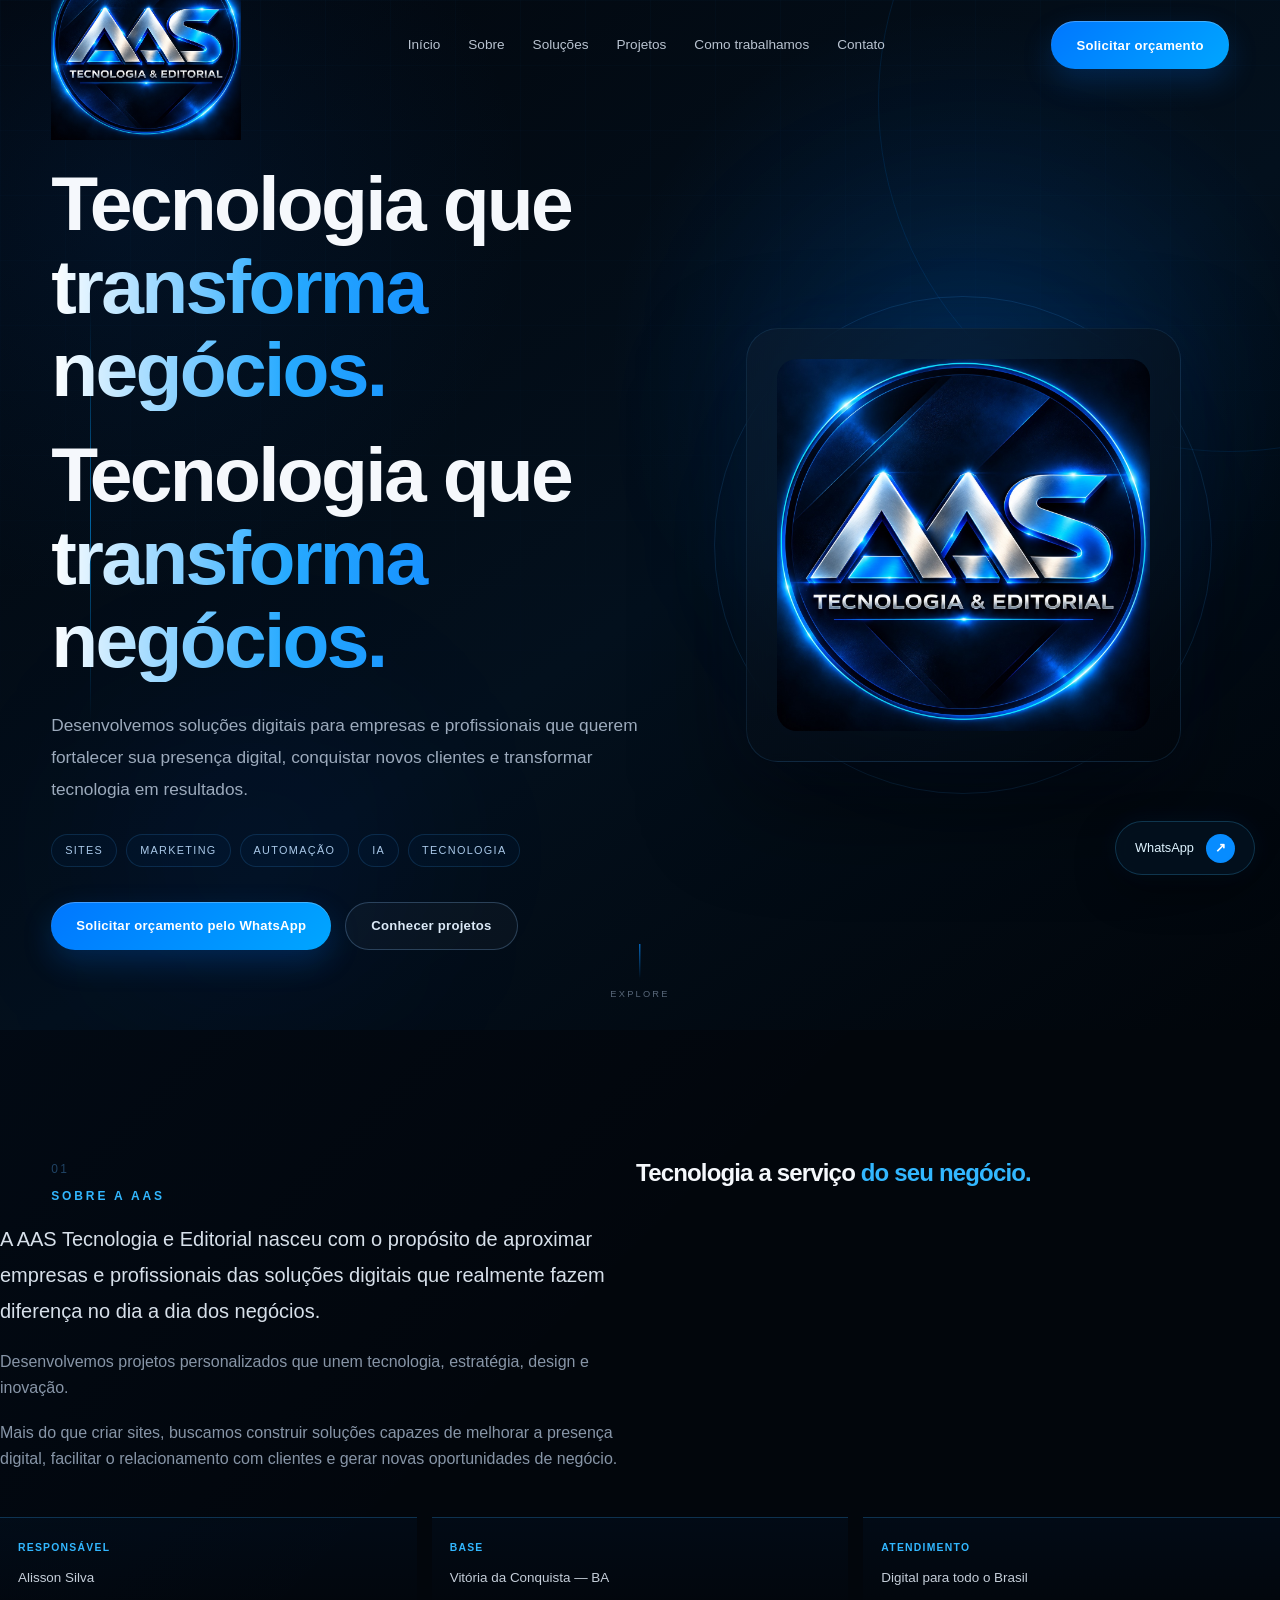
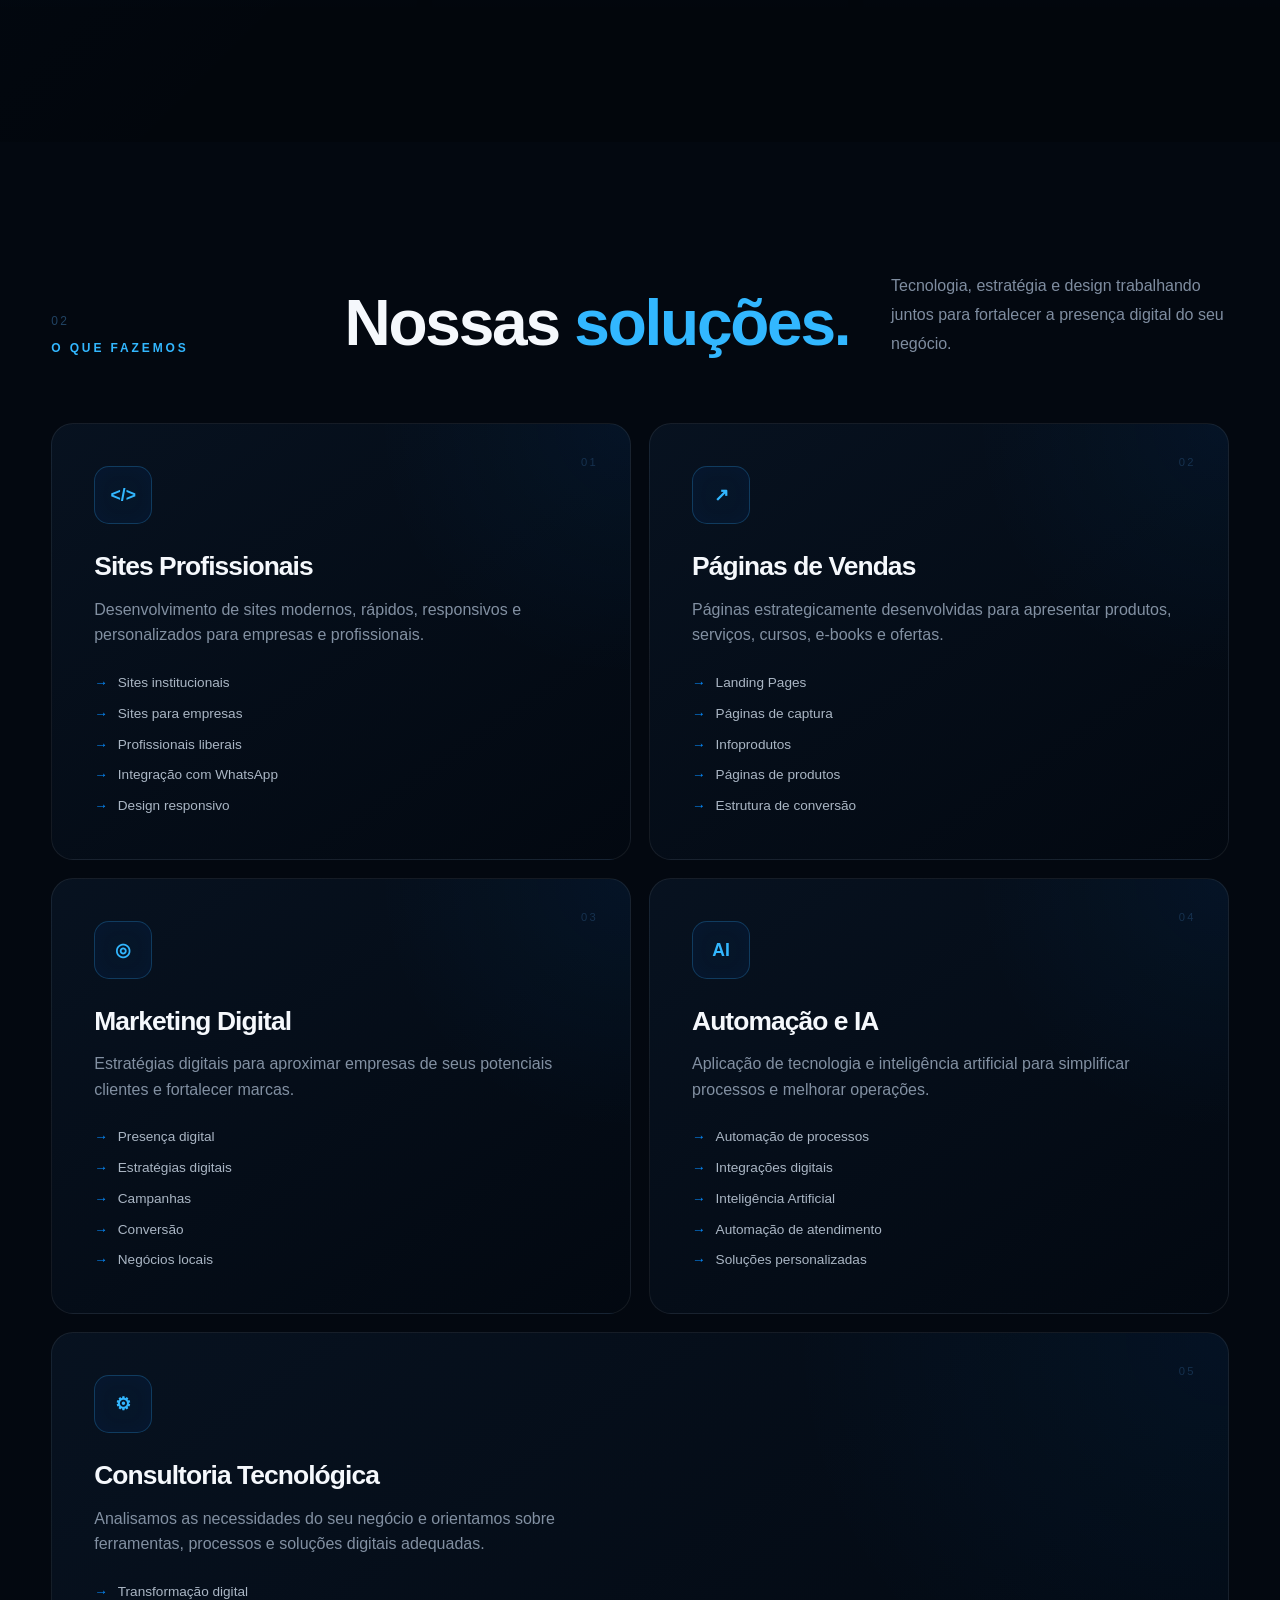
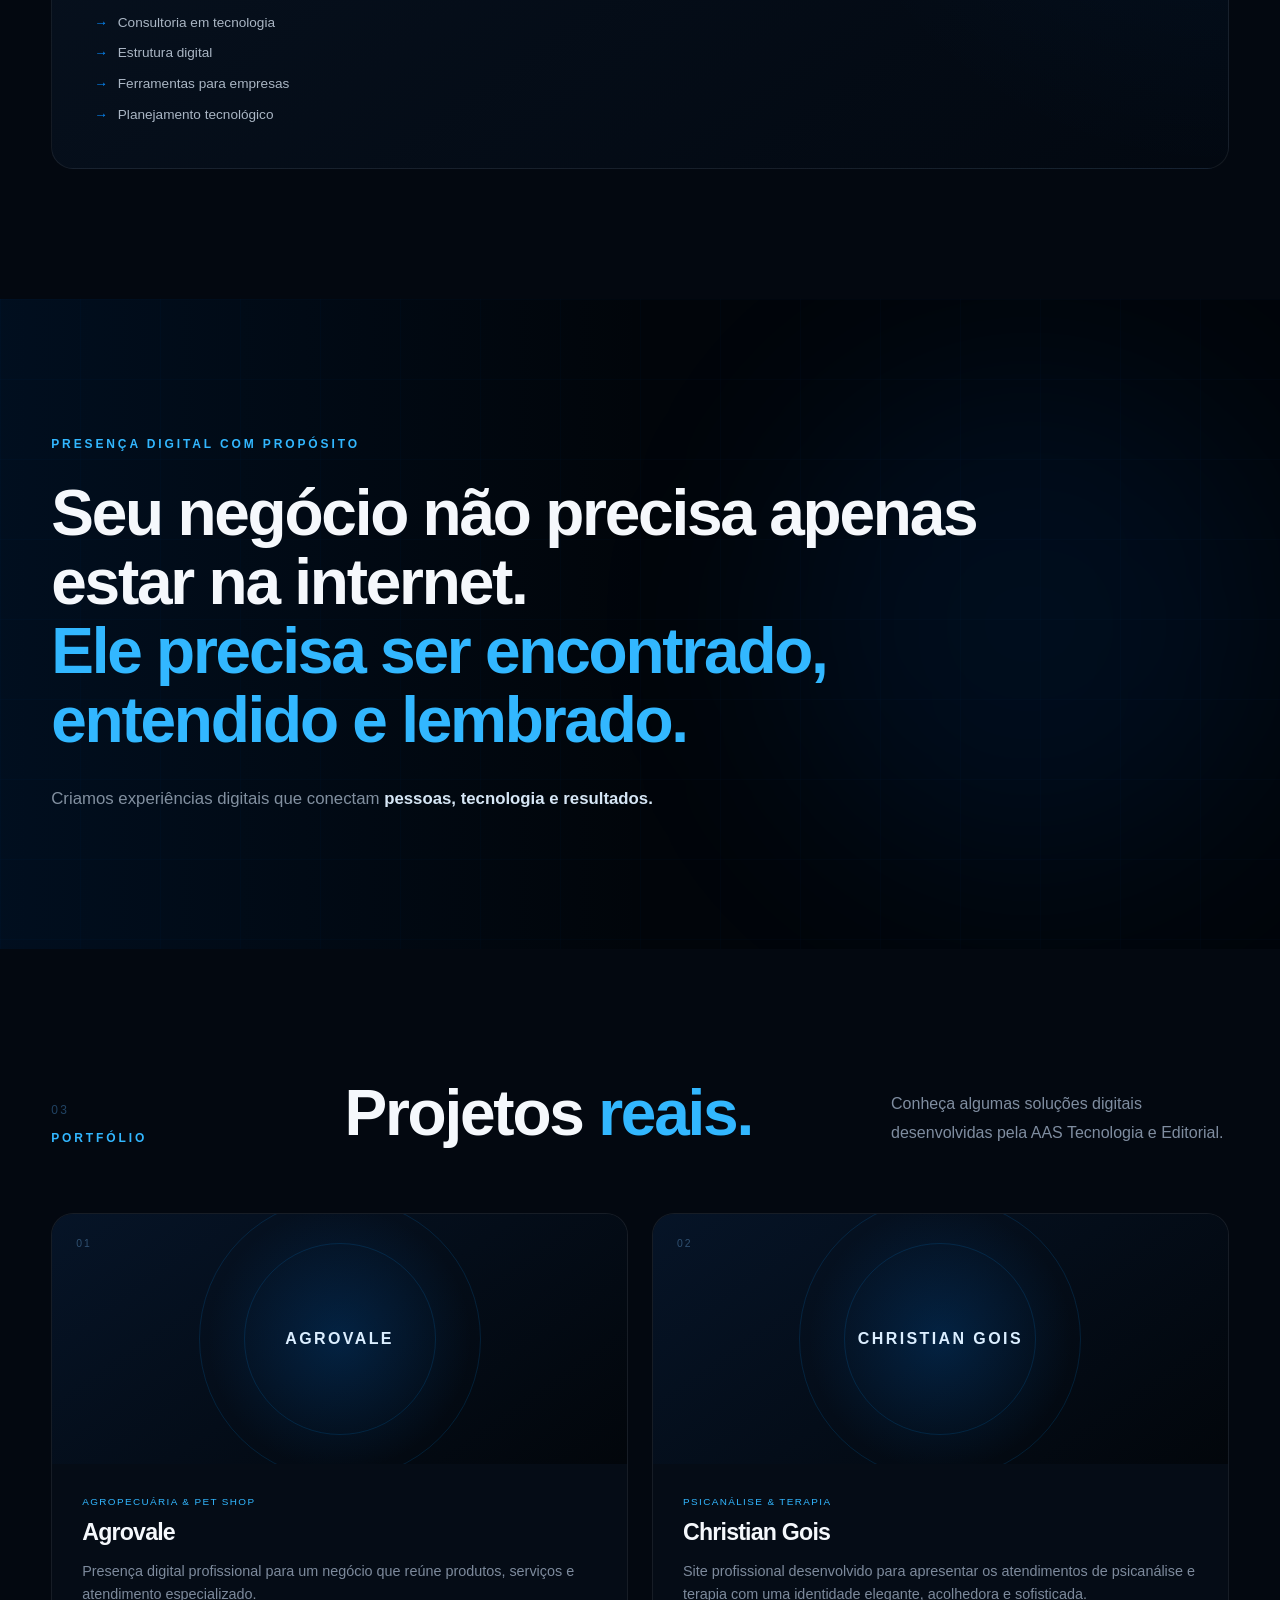
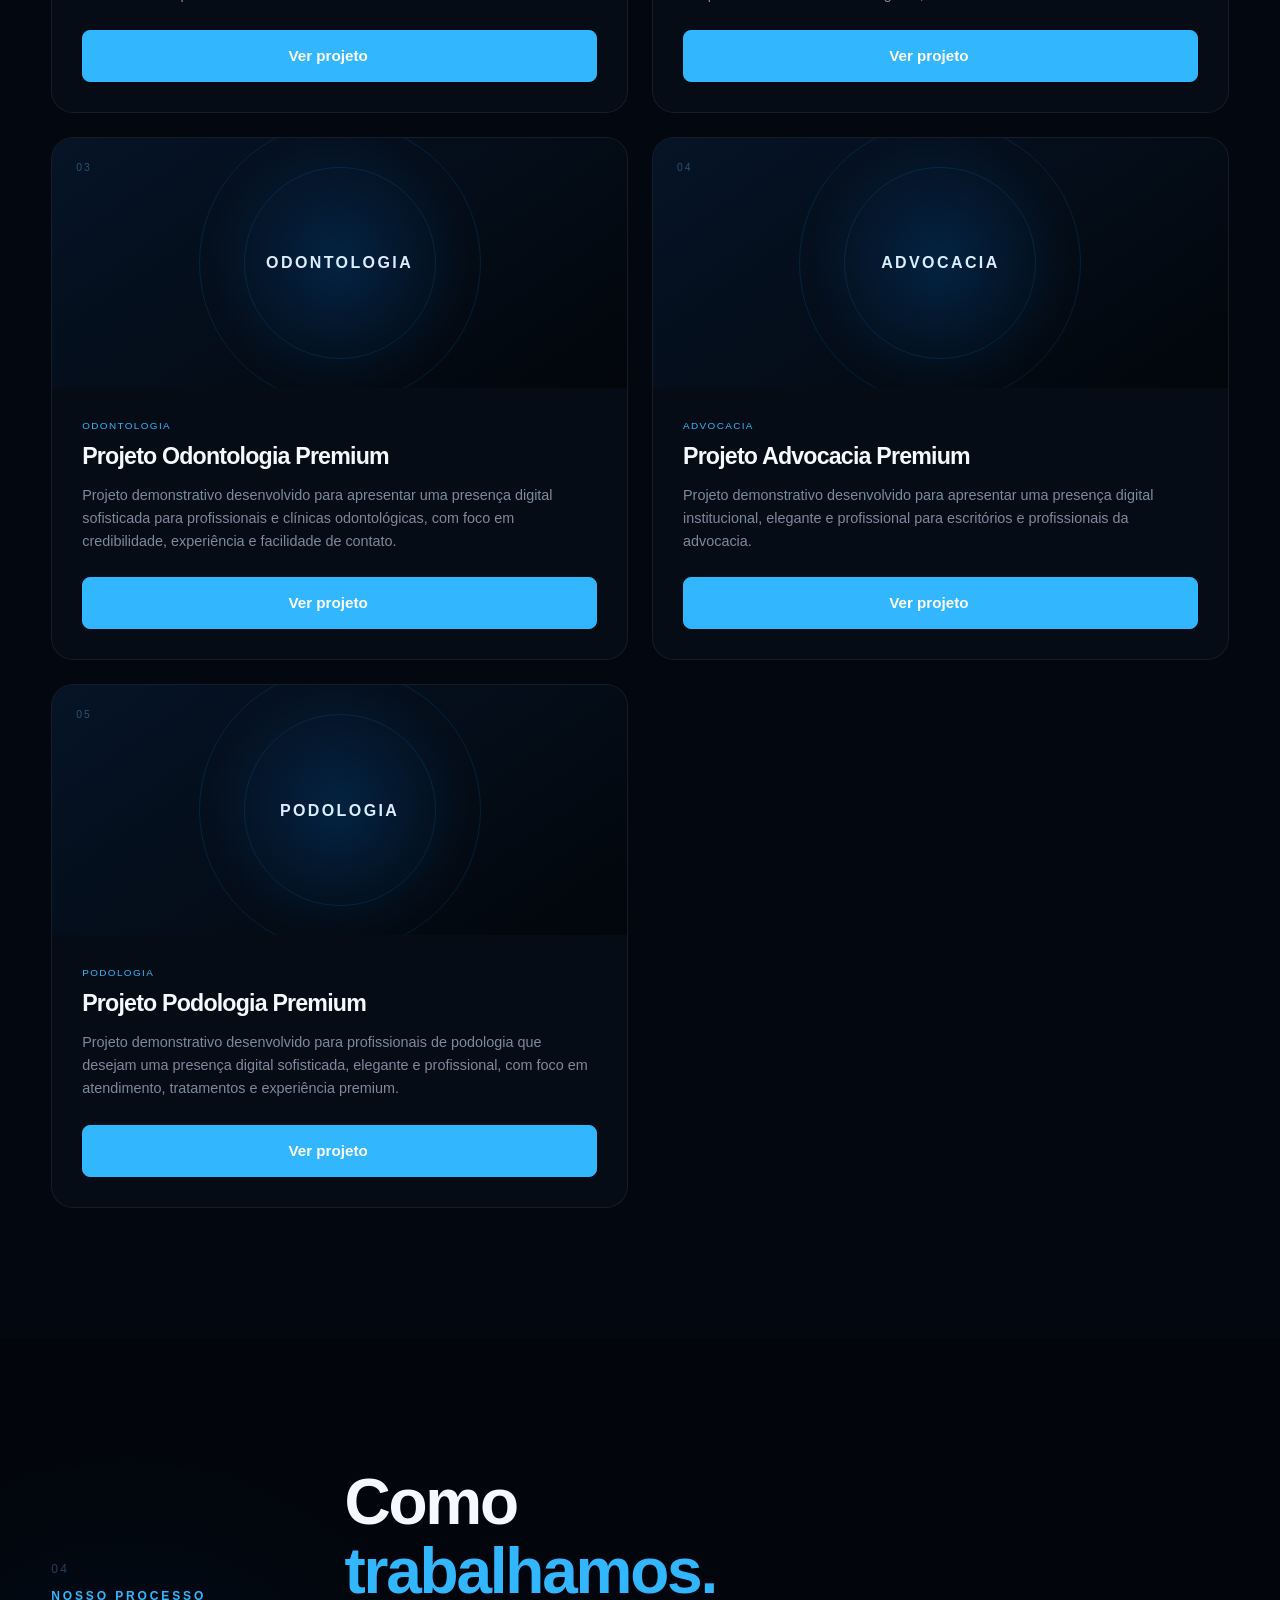
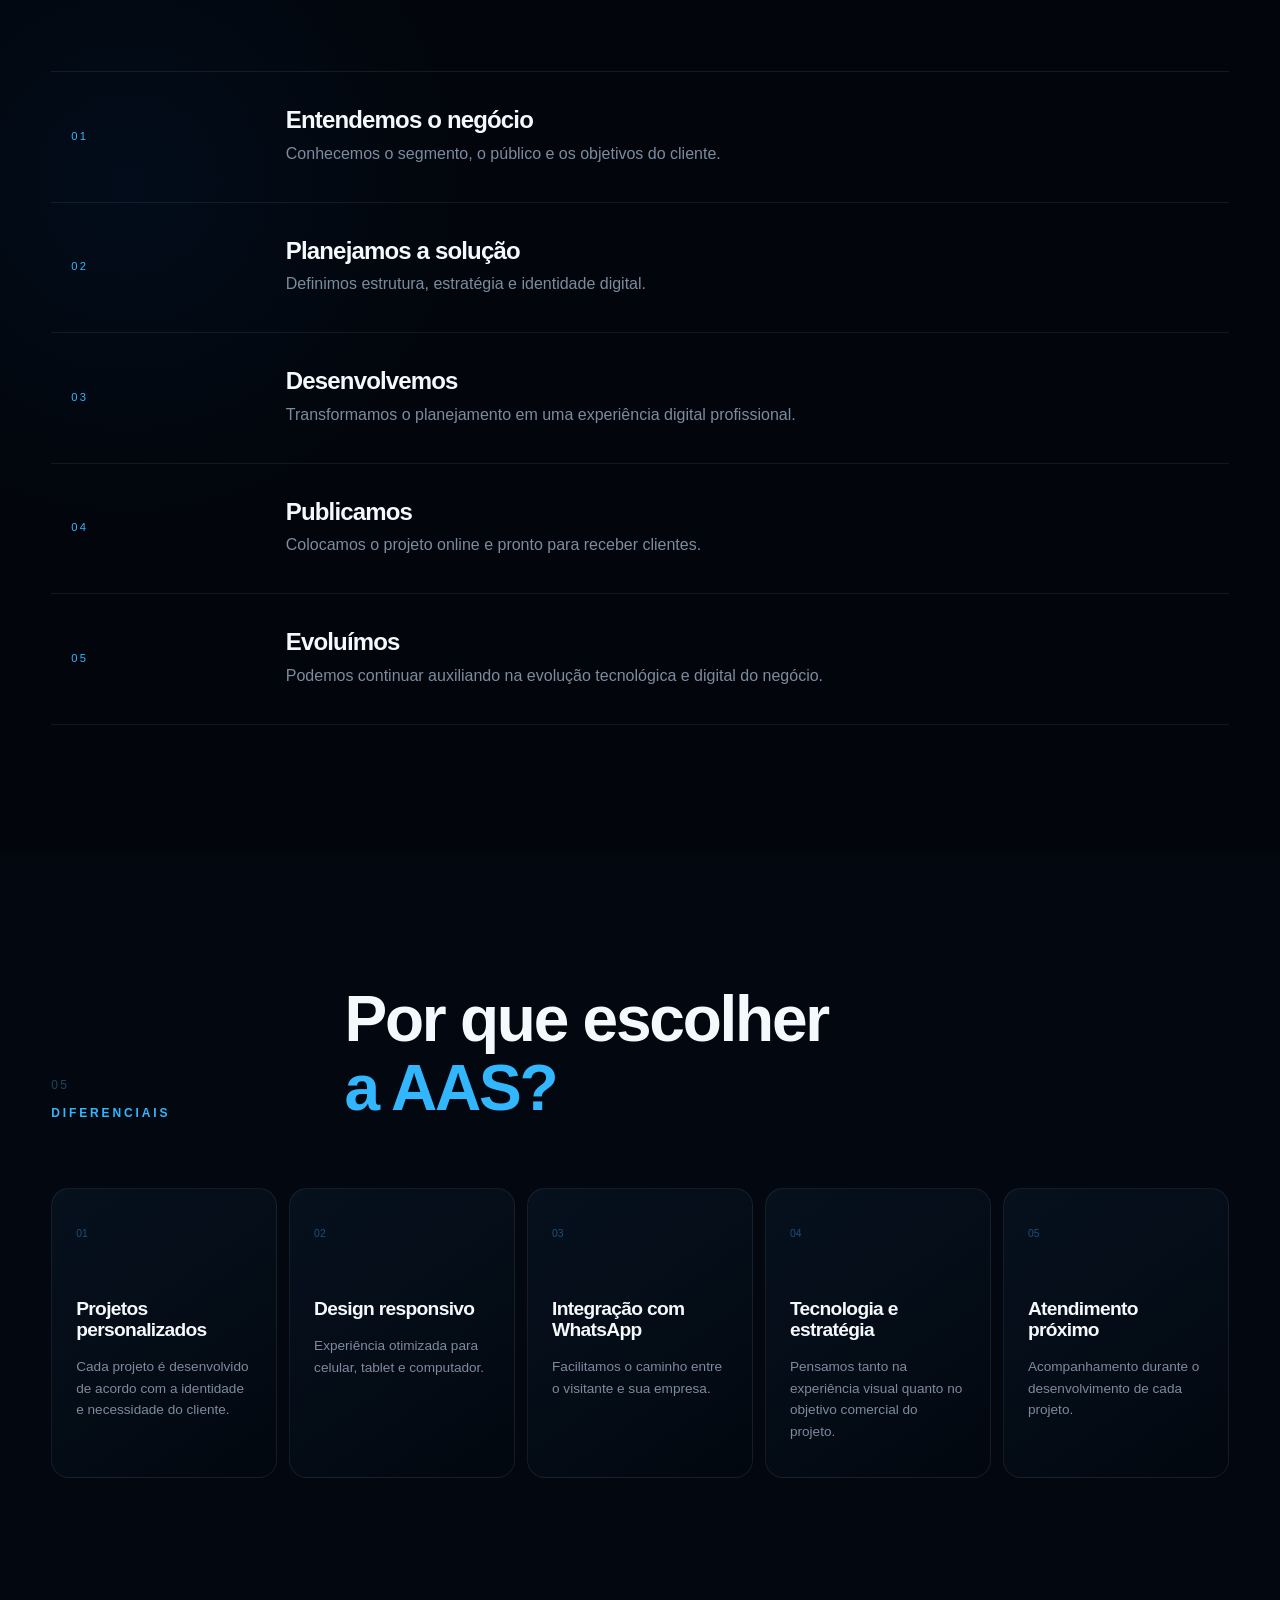
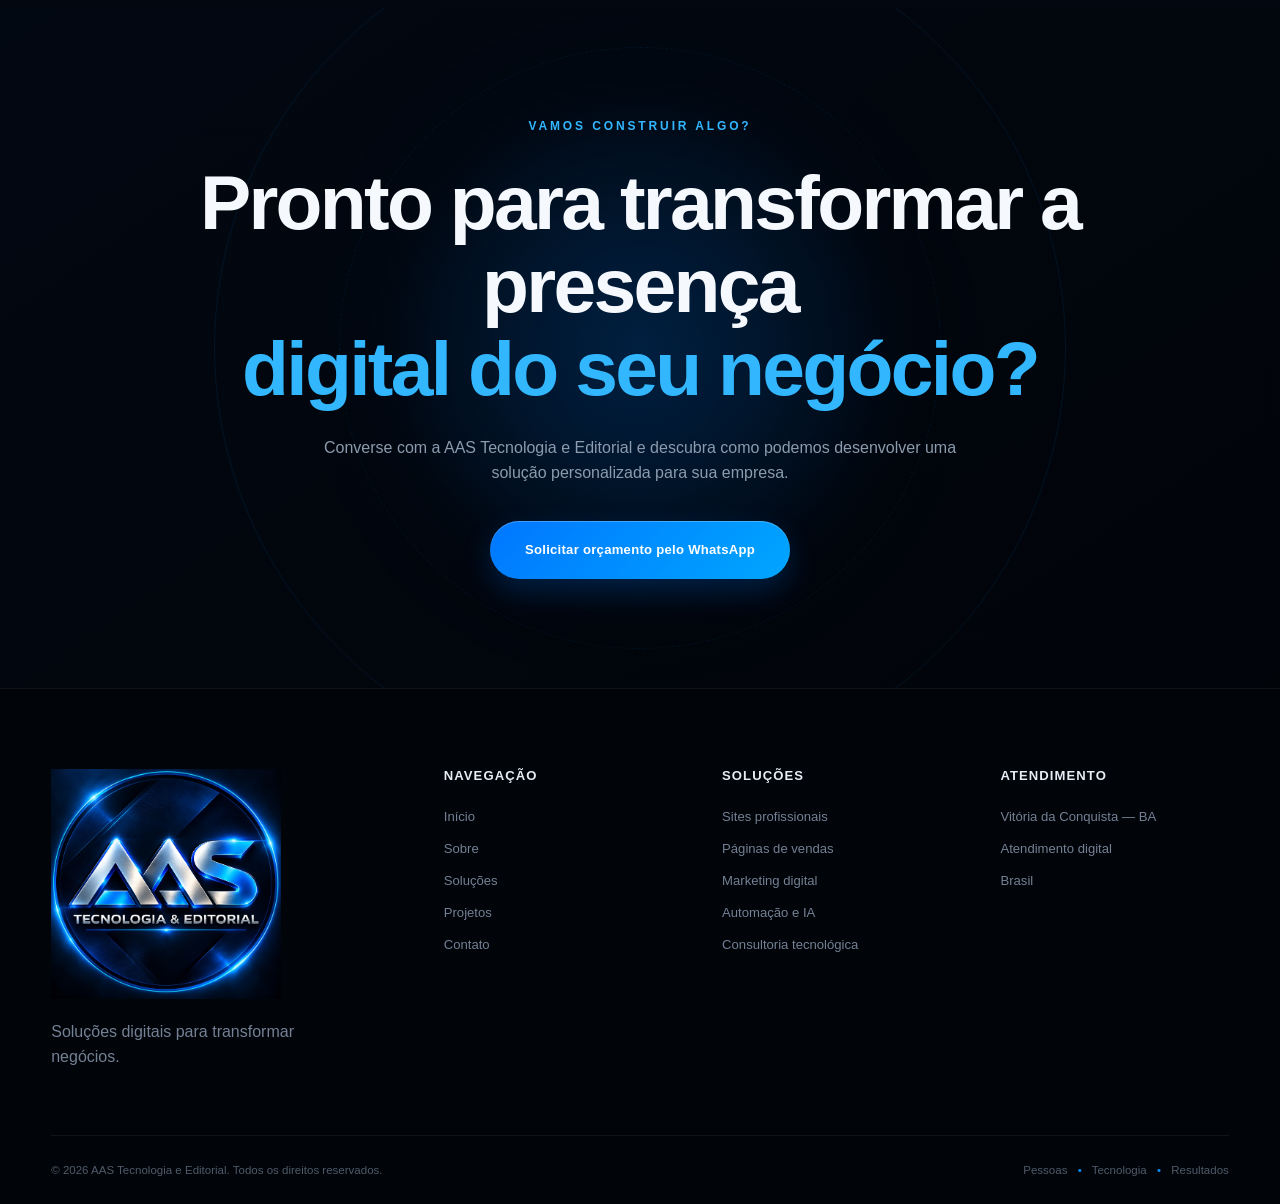
<file: index.html>
<!DOCTYPE html>
<html lang="pt-BR">
<head>
  <meta charset="UTF-8">

  <meta name="viewport" content="width=device-width, initial-scale=1.0">

  <title>AAS Tecnologia e Editorial | Soluções Digitais</title>

  <meta name="description" content="AAS Tecnologia e Editorial: criação de sites profissionais, páginas de vendas, soluções digitais, automação, marketing digital e serviços editoriais.">

  <meta name="theme-color" content="#020711">

  <meta property="og:title" content="AAS Tecnologia e Editorial">
  <meta property="og:description" content="Soluções digitais para transformar negócios.">
  <meta property="og:type" content="website">

  <link rel="stylesheet" href="style.css">
</head>

<body>

  <!-- =========================
       HEADER
  ========================== -->
  <header class="header" id="header">
    <div class="container header-container">

      <a href="#inicio" class="brand" aria-label="AAS Tecnologia e Editorial - Início">
  <img
    src="assets/images/AAS_LOGO.jpeg"
    alt="AAS Tecnologia e Editorial"
    class="brand-logo"
  >
</a>

      <nav class="desktop-nav" aria-label="Navegação principal">
        <a href="#inicio">Início</a>
        <a href="#sobre">Sobre</a>
        <a href="#solucoes">Soluções</a>
        <a href="#projetos">Projetos</a>
        <a href="#processo">Como trabalhamos</a>
        <a href="#contato">Contato</a>
      </nav>

      <a
        class="btn btn-header"
        href="https://wa.me/5519989522187?text=Ol%C3%A1%21%20Vim%20pelo%20site%20da%20%2AAAS%20Tecnologia%20e%20Editorial%2A%20e%20gostaria%20de%20solicitar%20um%20or%C3%A7amento."
        rel="noopener noreferrer"
      >
        Solicitar orçamento
      </a>

      <button
        class="menu-toggle"
        id="menuToggle"
        aria-label="Abrir menu"
        aria-expanded="false"
        aria-controls="mobileMenu"
      >
        <span></span>
        <span></span>
        <span></span>
      </button>

    </div>

    <nav class="mobile-menu" id="mobileMenu" aria-label="Menu mobile">
      <a href="#inicio">Início</a>
      <a href="#sobre">Sobre</a>
      <a href="#solucoes">Soluções</a>
      <a href="#projetos">Projetos</a>
      <a href="#processo">Como trabalhamos</a>
      <a href="#contato">Contato</a>

      <a
  class="btn"
  href="https://wa.me/5519989522187?text=Ol%C3%A1%21%20Vim%20pelo%20site%20da%20%2AAAS%20Tecnologia%20e%20Editorial%2A%20e%20gostaria%20de%20solicitar%20um%20or%C3%A7amento."
  target="_blank"
  rel="noopener noreferrer"
>
  Solicitar orçamento
</a>
    </nav>
  </header>


  <main>

    <!-- =========================
         HERO
    ========================== -->
    <section class="hero" id="inicio">

      <div class="hero-grid"></div>
      <div class="hero-glow hero-glow-one"></div>
      <div class="hero-glow hero-glow-two"></div>

      <div class="container hero-container">

        <div class="hero-content reveal">

          <h1>
    Tecnologia que
    <span>transforma negócios.</span>
</h1>

          <h1>
            Tecnologia que
            <span>transforma negócios.</span>
          </h1>

          <p class="hero-text">
            Desenvolvemos soluções digitais para empresas e profissionais
            que querem fortalecer sua presença digital, conquistar novos
            clientes e transformar tecnologia em resultados.
          </p>

          <div class="hero-tags">
            <span>Sites</span>
            <span>Marketing</span>
            <span>Automação</span>
            <span>IA</span>
            <span>Tecnologia</span>
          </div>

          <div class="hero-actions">

            <a
  class="btn btn-primary"
  href="https://wa.me/5519989522187?text=Ol%C3%A1%21%20Vim%20pelo%20site%20da%20%2AAAS%20Tecnologia%20e%20Editorial%2A%20e%20gostaria%20de%20solicitar%20um%20or%C3%A7amento."
  target="_blank"
  rel="noopener noreferrer"
>
  Solicitar orçamento pelo WhatsApp
</a>

            <a class="btn btn-secondary" href="#projetos">
              Conhecer projetos
            </a>

          </div>

        </div>


        <div class="hero-visual reveal">

          <div class="logo-showcase">

            <div class="logo-orbit orbit-one"></div>
            <div class="logo-orbit orbit-two"></div>

            <div class="logo-card">
              <img
                src="assets/images/AAS_LOGO.jpeg"
                alt="Logotipo AAS Tecnologia e Editorial"
              >
            </div>

          </div>

        </div>

      </div>

      <div class="scroll-indicator">
        <span></span>
        EXPLORE
      </div>

    </section>


    <!-- =========================
         SOBRE
    ========================== -->
    <section class="section section-dark" id="sobre">

      <div class="container about-grid">

        <div class="section-heading reveal">

          <span class="section-number">01</span>

          <div class="eyebrow">
  SOBRE A AAS
</div>
          </div>

          <h2>
            Tecnologia a serviço
            <span>do seu negócio.</span>
          </h2>

        </div>


        <div class="about-content reveal">

          <p class="lead">
  A AAS Tecnologia e Editorial nasceu com o propósito de aproximar
  empresas e profissionais das soluções digitais que realmente fazem
  diferença no dia a dia dos negócios.
</p>

          <p>
            Desenvolvemos projetos personalizados que unem tecnologia,
            estratégia, design e inovação.
          </p>

          <p>
            Mais do que criar sites, buscamos construir soluções capazes de
            melhorar a presença digital, facilitar o relacionamento com clientes
            e gerar novas oportunidades de negócio.
          </p>

          <div class="about-info">

            <div>
              <strong>Responsável</strong>
              <span>Alisson Silva</span>
            </div>

            <div>
              <strong>Base</strong>
              <span>Vitória da Conquista — BA</span>
            </div>

            <div>
              <strong>Atendimento</strong>
              <span>Digital para todo o Brasil</span>
            </div>

          </div>

        </div>

      </div>

    </section>


    <!-- =========================
         SOLUÇÕES
    ========================== -->
    <section class="section" id="solucoes">

      <div class="container">

        <div class="section-title reveal">

          <div>
            <span class="section-number">02</span>
            <div class="eyebrow">O QUE FAZEMOS</div>
          </div>

          <h2>
            Nossas <span>soluções.</span>
          </h2>

          <p>
            Tecnologia, estratégia e design trabalhando juntos para
            fortalecer a presença digital do seu negócio.
          </p>

        </div>


        <div class="services-grid">

          <article class="service-card reveal">

            <span class="service-number">01</span>

            <div class="service-icon">&lt;/&gt;</div>

            <h3>Sites Profissionais</h3>

            <p>
              Desenvolvimento de sites modernos, rápidos, responsivos
              e personalizados para empresas e profissionais.
            </p>

            <ul>
              <li>Sites institucionais</li>
              <li>Sites para empresas</li>
              <li>Profissionais liberais</li>
              <li>Integração com WhatsApp</li>
              <li>Design responsivo</li>
            </ul>

          </article>


          <article class="service-card reveal">

            <span class="service-number">02</span>

            <div class="service-icon">↗</div>

            <h3>Páginas de Vendas</h3>

            <p>
              Páginas estrategicamente desenvolvidas para apresentar
              produtos, serviços, cursos, e-books e ofertas.
            </p>

            <ul>
              <li>Landing Pages</li>
              <li>Páginas de captura</li>
              <li>Infoprodutos</li>
              <li>Páginas de produtos</li>
              <li>Estrutura de conversão</li>
            </ul>

          </article>


          <article class="service-card reveal">

            <span class="service-number">03</span>

            <div class="service-icon">◎</div>

            <h3>Marketing Digital</h3>

            <p>
              Estratégias digitais para aproximar empresas de seus
              potenciais clientes e fortalecer marcas.
            </p>

            <ul>
              <li>Presença digital</li>
              <li>Estratégias digitais</li>
              <li>Campanhas</li>
              <li>Conversão</li>
              <li>Negócios locais</li>
            </ul>

          </article>


          <article class="service-card reveal">

            <span class="service-number">04</span>

            <div class="service-icon">AI</div>

            <h3>Automação e IA</h3>

            <p>
              Aplicação de tecnologia e inteligência artificial para
              simplificar processos e melhorar operações.
            </p>

            <ul>
              <li>Automação de processos</li>
              <li>Integrações digitais</li>
              <li>Inteligência Artificial</li>
              <li>Automação de atendimento</li>
              <li>Soluções personalizadas</li>
            </ul>

          </article>


          <article class="service-card service-card-wide reveal">

            <span class="service-number">05</span>

            <div class="service-icon">⚙</div>

            <h3>Consultoria Tecnológica</h3>

            <p>
              Analisamos as necessidades do seu negócio e orientamos
              sobre ferramentas, processos e soluções digitais adequadas.
            </p>

            <ul>
              <li>Transformação digital</li>
              <li>Consultoria em tecnologia</li>
              <li>Estrutura digital</li>
              <li>Ferramentas para empresas</li>
              <li>Planejamento tecnológico</li>
            </ul>

          </article>

        </div>

      </div>

    </section>


    <!-- =========================
         MANIFESTO
    ========================== -->
    <section class="manifesto">

      <div class="manifesto-light"></div>

      <div class="container manifesto-content reveal">

        <div class="eyebrow">
          PRESENÇA DIGITAL COM PROPÓSITO
        </div>

        <h2>
          Seu negócio não precisa apenas estar na internet.
          <span>Ele precisa ser encontrado, entendido e lembrado.</span>
        </h2>

        <p>
          Criamos experiências digitais que conectam
          <strong>pessoas, tecnologia e resultados.</strong>
        </p>

      </div>

    </section>


    <!-- =========================
     PROJETOS
========================== -->

<section class="section projects-section" id="projetos">

  <div class="container">

    <div class="section-title reveal">

      <div>
        <span class="section-number">03</span>
        <div class="eyebrow">PORTFÓLIO</div>
      </div>

      <h2>
        Projetos <span>reais.</span>
      </h2>

      <p>
        Conheça algumas soluções digitais desenvolvidas
        pela AAS Tecnologia e Editorial.
      </p>

    </div>


    <div class="projects-grid">


      <!-- =========================================
           PROJETO 01 — AGROVALE
      ========================================== -->

      <article class="project-card reveal">

        <div class="project-preview">

          <span class="project-index">01</span>

          <div class="project-symbol">
            AGROVALE
          </div>

        </div>


        <div class="project-content">

          <span class="project-category">
            AGROPECUÁRIA & PET SHOP
          </span>

          <h3>Agrovale</h3>

          <p>
            Presença digital profissional para um negócio que reúne
            produtos, serviços e atendimento especializado.
          </p>

          <a
            href="https://agrofortteste.netlify.app/"
            target="_blank"
            rel="noopener noreferrer"
            class="project-link"
            aria-label="Abrir projeto Agrovale"
          >
            Ver projeto <span>↗</span>
          </a>

        </div>

      </article>



      <!-- =========================================
           PROJETO 02 — CHRISTIAN GOIS
      ========================================== -->

      <article class="project-card reveal">

        <div class="project-preview">

          <span class="project-index">02</span>

          <div class="project-symbol">
            CHRISTIAN GOIS
          </div>

        </div>


        <div class="project-content">

          <span class="project-category">
            PSICANÁLISE & TERAPIA
          </span>

          <h3>Christian Gois</h3>

          <p>
            Site profissional desenvolvido para apresentar os atendimentos
            de psicanálise e terapia com uma identidade elegante,
            acolhedora e sofisticada.
          </p>

          <a
            href="https://christiangois.netlify.app/"
            target="_blank"
            rel="noopener noreferrer"
            class="project-link"
            aria-label="Abrir projeto Christian Gois"
          >
            Ver projeto <span>↗</span>
          </a>

        </div>

      </article>



      <!-- =========================================
           PROJETO 03 — ODONTOLOGIA
      ========================================== -->

      <article class="project-card reveal">

        <div class="project-preview">

          <span class="project-index">03</span>

          <div class="project-symbol">
            ODONTOLOGIA
          </div>

        </div>


        <div class="project-content">

          <span class="project-category">
            ODONTOLOGIA
          </span>

          <h3>Projeto Odontologia Premium</h3>

          <p>
            Projeto demonstrativo desenvolvido para apresentar uma
            presença digital sofisticada para profissionais e clínicas
            odontológicas, com foco em credibilidade, experiência e
            facilidade de contato.
          </p>

          <a
            href="projetos/10-PROJETO-ODONTOLOGIA1/index.html"
            target="_blank"
            rel="noopener noreferrer"
            class="project-link project-link-pending"
            aria-label="Abrir Projeto Odontologia Premium"
          >
            Ver projeto <span>↗</span>
          </a>

        </div>

      </article>



      <!-- =========================================
           PROJETO 04 — ADVOCACIA
      ========================================== -->

      <article class="project-card reveal">

        <div class="project-preview">

          <span class="project-index">04</span>

          <div class="project-symbol">
            ADVOCACIA
          </div>

        </div>


        <div class="project-content">

          <span class="project-category">
            ADVOCACIA
          </span>

          <h3>Projeto Advocacia Premium</h3>

          <p>
            Projeto demonstrativo desenvolvido para apresentar uma
            presença digital institucional, elegante e profissional
            para escritórios e profissionais da advocacia.
          </p>

          <a
            href="projetos/11-PROJETO-ADVOCACIA1/index.html"
            target="_blank"
            rel="noopener noreferrer"
            class="project-link project-link-pending"
            aria-label="Abrir Projeto Advocacia Premium"
          >
            Ver projeto <span>↗</span>
          </a>

        </div>

      </article>



      <!-- =========================================
           PROJETO 05 — PODOLOGIA
      ========================================== -->

      <article class="project-card reveal">

        <div class="project-preview">

          <span class="project-index">05</span>

          <div class="project-symbol">
            PODOLOGIA
          </div>

        </div>


        <div class="project-content">

          <span class="project-category">
            PODOLOGIA
          </span>

          <h3>Projeto Podologia Premium</h3>

          <p>
            Projeto demonstrativo desenvolvido para profissionais
            de podologia que desejam uma presença digital sofisticada,
            elegante e profissional, com foco em atendimento,
            tratamentos e experiência premium.
          </p>

          <a
            href="projetos/12-PROJETO-PODOLOGIA1/index.html"
            target="_blank"
            rel="noopener noreferrer"
            class="project-link project-link-pending"
            aria-label="Abrir Projeto Podologia Premium"
          >
            Ver projeto <span>↗</span>
          </a>

        </div>

      </article>


    </div>

  </div>

</section>
    <section class="section process-section" id="processo">

      <div class="container">

        <div class="section-title reveal">

          <div>
            <span class="section-number">04</span>
            <div class="eyebrow">NOSSO PROCESSO</div>
          </div>

          <h2>
            Como <span>trabalhamos.</span>
          </h2>

        </div>


        <div class="process-list">

          <article class="process-item reveal">

            <span>01</span>

            <div>
              <h3>Entendemos o negócio</h3>
              <p>
                Conhecemos o segmento, o público e os objetivos do cliente.
              </p>
            </div>

          </article>


          <article class="process-item reveal">

            <span>02</span>

            <div>
              <h3>Planejamos a solução</h3>
              <p>
                Definimos estrutura, estratégia e identidade digital.
              </p>
            </div>

          </article>


          <article class="process-item reveal">

            <span>03</span>

            <div>
              <h3>Desenvolvemos</h3>
              <p>
                Transformamos o planejamento em uma experiência
                digital profissional.
              </p>
            </div>

          </article>


          <article class="process-item reveal">

            <span>04</span>

            <div>
              <h3>Publicamos</h3>
              <p>
                Colocamos o projeto online e pronto para receber clientes.
              </p>
            </div>

          </article>


          <article class="process-item reveal">

            <span>05</span>

            <div>
              <h3>Evoluímos</h3>
              <p>
                Podemos continuar auxiliando na evolução tecnológica
                e digital do negócio.
              </p>
            </div>

          </article>

        </div>

      </div>

    </section>


    <!-- =========================
         DIFERENCIAIS
    ========================== -->
    <section class="section advantages-section">

      <div class="container">

        <div class="section-title reveal">

  <div>
    <span class="section-number">05</span>
    <div class="eyebrow">DIFERENCIAIS</div>
  </div>

  <h2>
    Por que escolher <span>a AAS?</span>
  </h2>

</div>


        <div class="advantages-grid">

          <article class="advantage reveal">
            <span>01</span>
            <h3>Projetos personalizados</h3>
            <p>
              Cada projeto é desenvolvido de acordo com a identidade
              e necessidade do cliente.
            </p>
          </article>

          <article class="advantage reveal">
            <span>02</span>
            <h3>Design responsivo</h3>
            <p>
              Experiência otimizada para celular, tablet e computador.
            </p>
          </article>

          <article class="advantage reveal">
            <span>03</span>
            <h3>Integração com WhatsApp</h3>
            <p>
              Facilitamos o caminho entre o visitante e sua empresa.
            </p>
          </article>

          <article class="advantage reveal">
            <span>04</span>
            <h3>Tecnologia e estratégia</h3>
            <p>
              Pensamos tanto na experiência visual quanto no objetivo
              comercial do projeto.
            </p>
          </article>

          <article class="advantage reveal">
            <span>05</span>
            <h3>Atendimento próximo</h3>
            <p>
              Acompanhamento durante o desenvolvimento de cada projeto.
            </p>
          </article>

        </div>

      </div>

    </section>


    <!-- =========================
         CTA / CONTATO
    ========================== -->
    <section class="contact-section" id="contato">

      <div class="contact-glow"></div>

      <div class="container contact-content reveal">

        <div class="eyebrow">
          VAMOS CONSTRUIR ALGO?
        </div>

        <h2>
          Pronto para transformar a presença
          <span>digital do seu negócio?</span>
        </h2>

        <p>
  Converse com a AAS Tecnologia e Editorial e descubra
  como podemos desenvolver uma solução personalizada
  para sua empresa.
</p>

        <a
          class="btn btn-primary btn-large"
          href="https://wa.me/5519989522187?text=Ol%C3%A1%21%20Vim%20pelo%20site%20da%20%2AAAS%20Tecnologia%20e%20Editorial%2A%20e%20gostaria%20de%20solicitar%20um%20or%C3%A7amento."
          target="_blank"
          rel="noopener noreferrer"
        >
          Solicitar orçamento pelo WhatsApp
        </a>

      </div>

    </section>

  </main>


  <!-- =========================
       FOOTER
  ========================== -->
  <footer class="footer">

    <div class="container footer-grid">

      <div class="footer-brand">

        <img
  src="assets/images/AAS_LOGO.jpeg"
  alt="AAS Tecnologia e Editorial"
>

        <p>
          Soluções digitais para transformar negócios.
        </p>

      </div>


      <div class="footer-column">

        <h3>Navegação</h3>

        <a href="#inicio">Início</a>
        <a href="#sobre">Sobre</a>
        <a href="#solucoes">Soluções</a>
        <a href="#projetos">Projetos</a>
        <a href="#contato">Contato</a>

      </div>


      <div class="footer-column">

        <h3>Soluções</h3>

        <span>Sites profissionais</span>
        <span>Páginas de vendas</span>
        <span>Marketing digital</span>
        <span>Automação e IA</span>
        <span>Consultoria tecnológica</span>

      </div>


      <div class="footer-column">

        <h3>Atendimento</h3>

        <span>Vitória da Conquista — BA</span>
        <span>Atendimento digital</span>
        <span>Brasil</span>

      </div>

    </div>


    <div class="container footer-bottom">

      <p>
        © 2026 AAS Tecnologia e Editorial. Todos os direitos reservados.
      </p>

      <p>
        Pessoas <span>•</span> Tecnologia <span>•</span> Resultados
      </p>

    </div>

  </footer>


  <!-- WHATSAPP FLUTUANTE -->
  <a
    class="whatsapp-float"
    href="https://wa.me/5519989522187?text=Ol%C3%A1%21%20Vim%20pelo%20site%20da%20%2AAAS%20Tecnologia%20e%20Editorial%2A%20e%20gostaria%20de%20solicitar%20um%20or%C3%A7amento."
    target="_blank"
    rel="noopener noreferrer"
    aria-label="Solicitar orçamento pelo WhatsApp"
  >
    <span>WhatsApp</span>
    <strong>↗</strong>
  </a>


  <script src="main.js"></script>

</body>
</html>
</file>
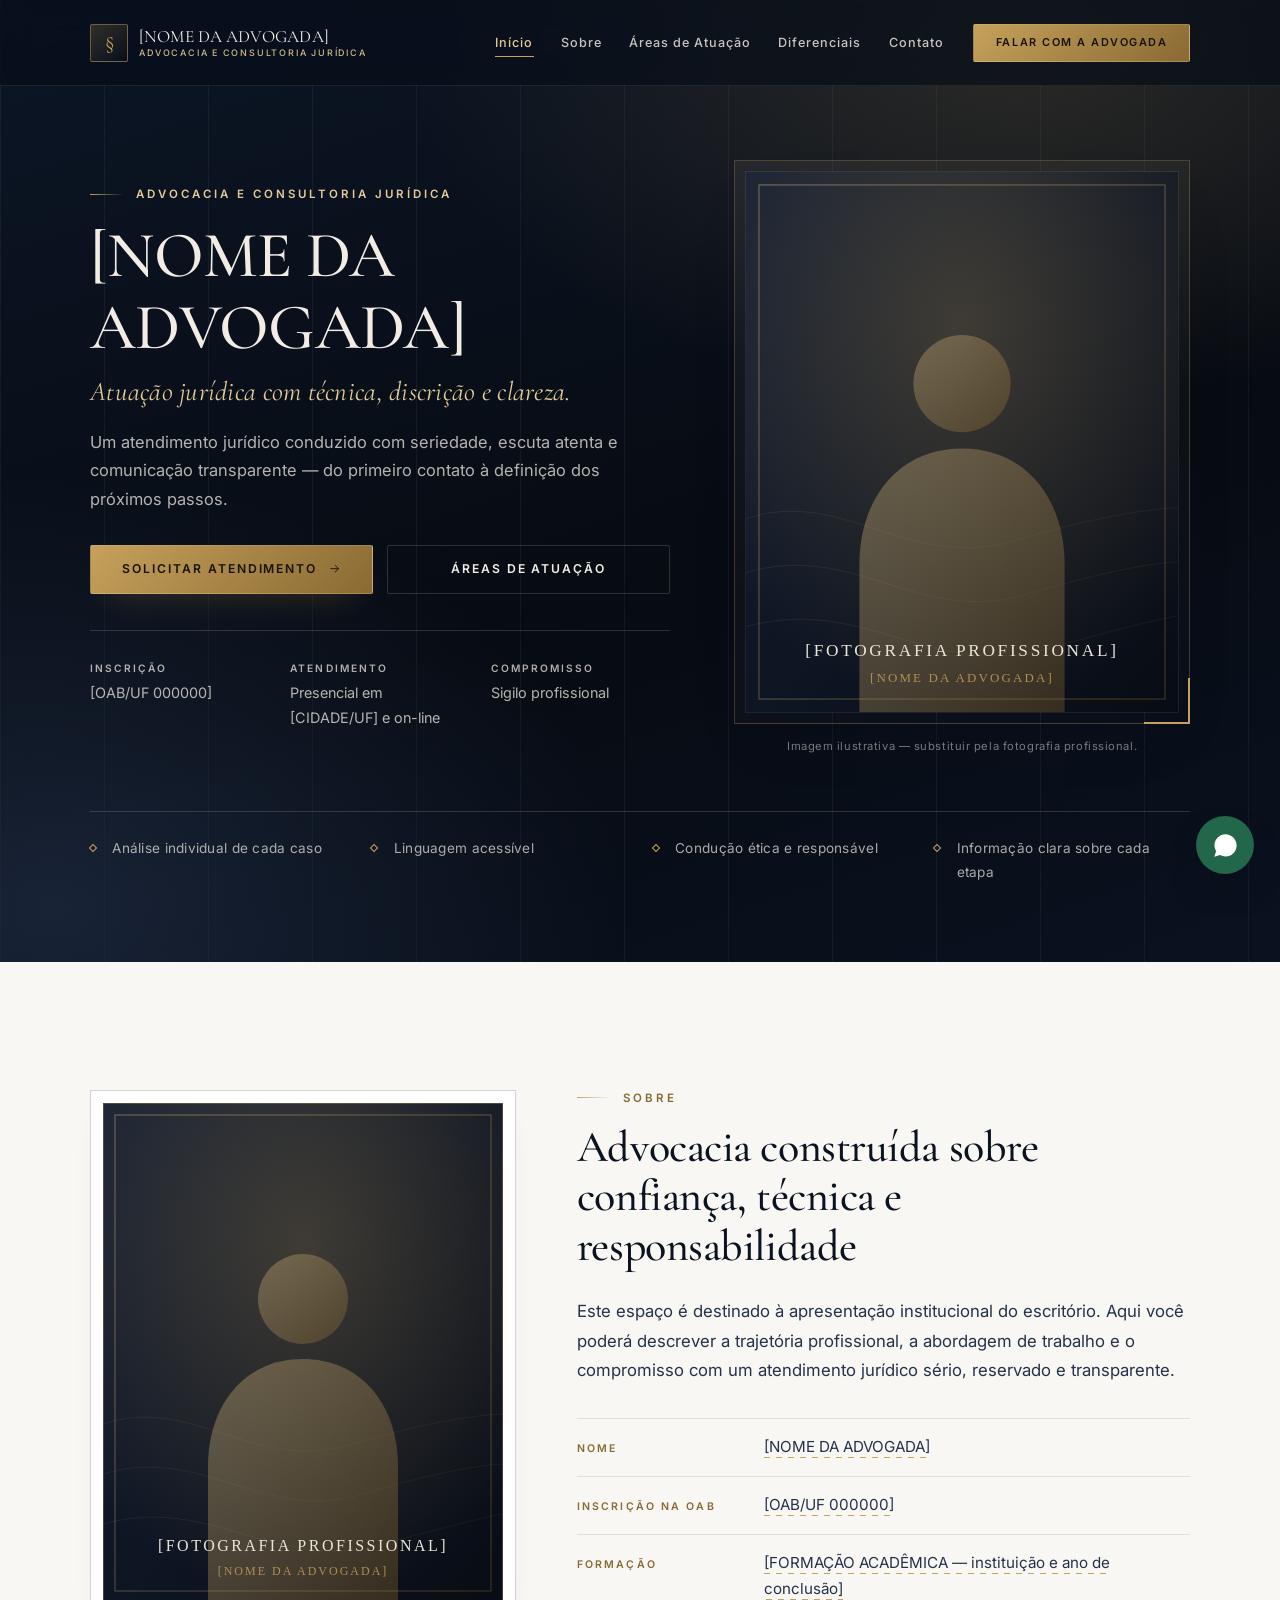
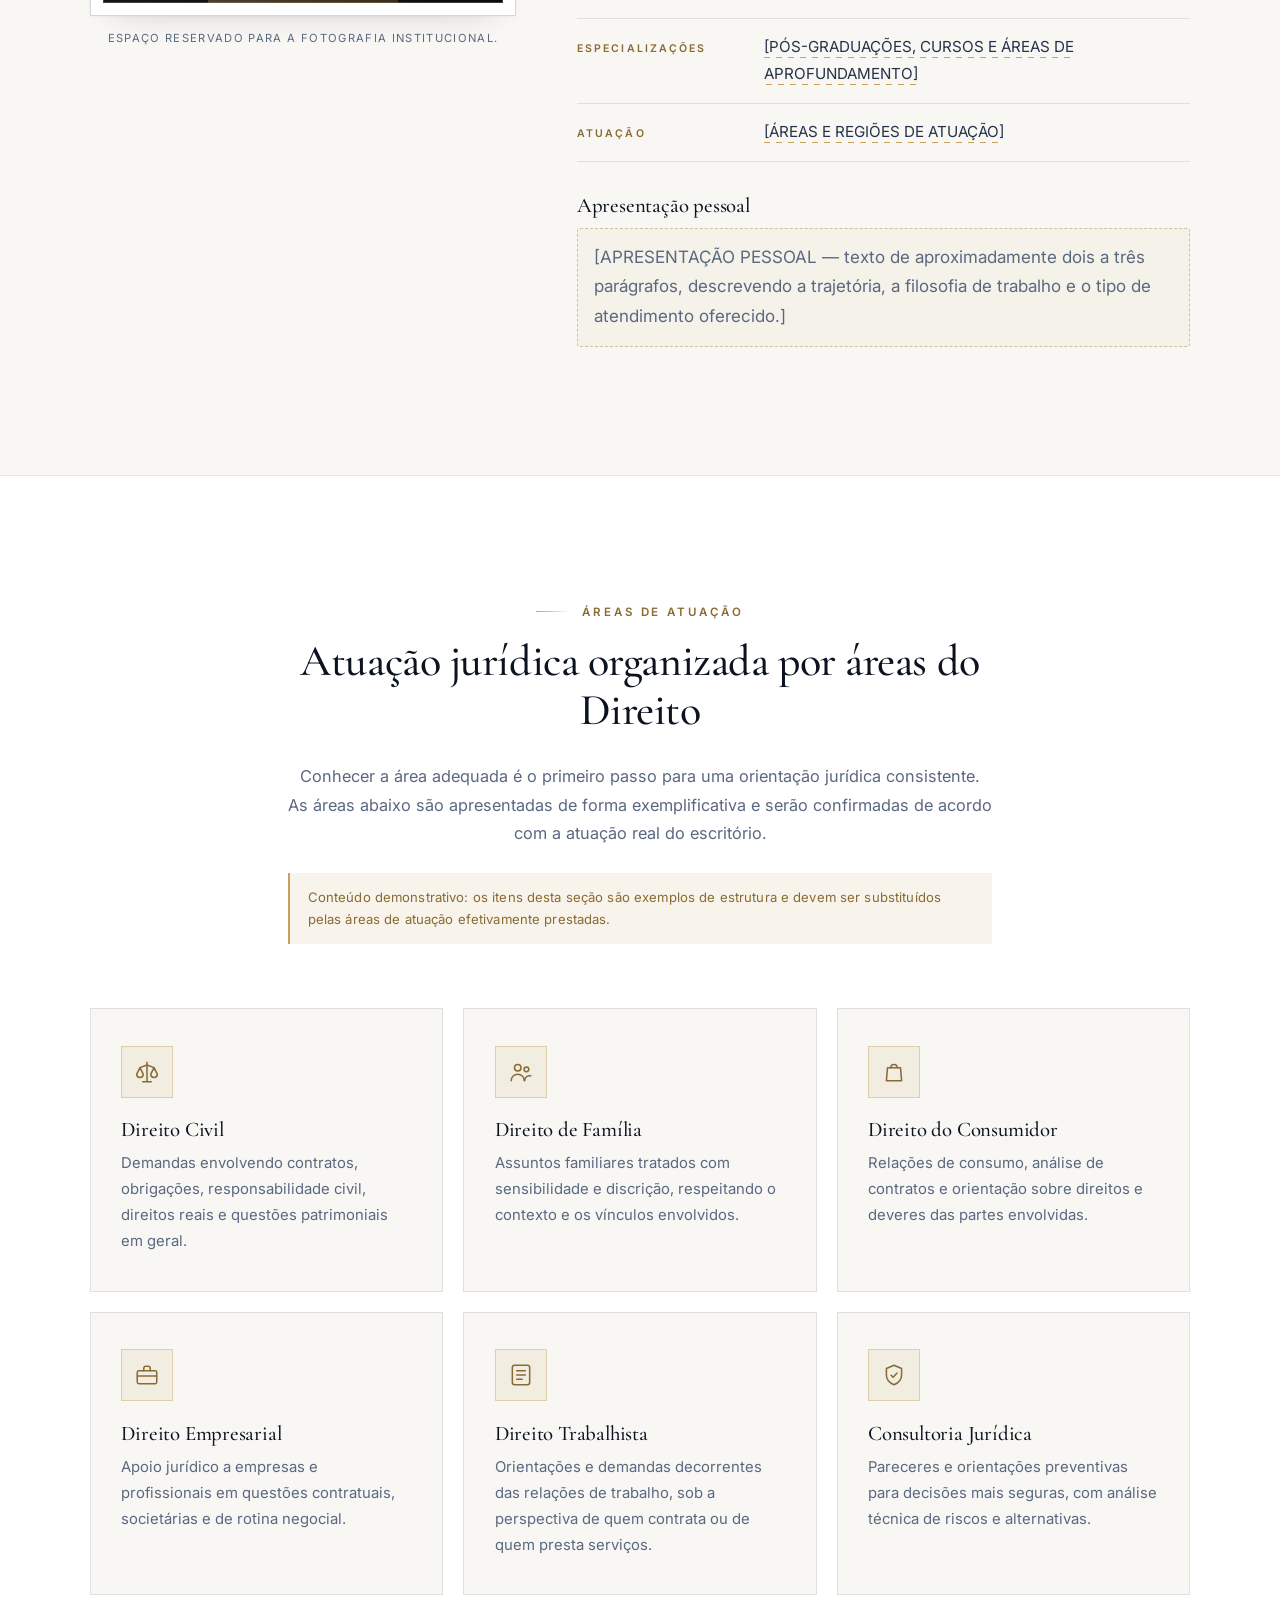
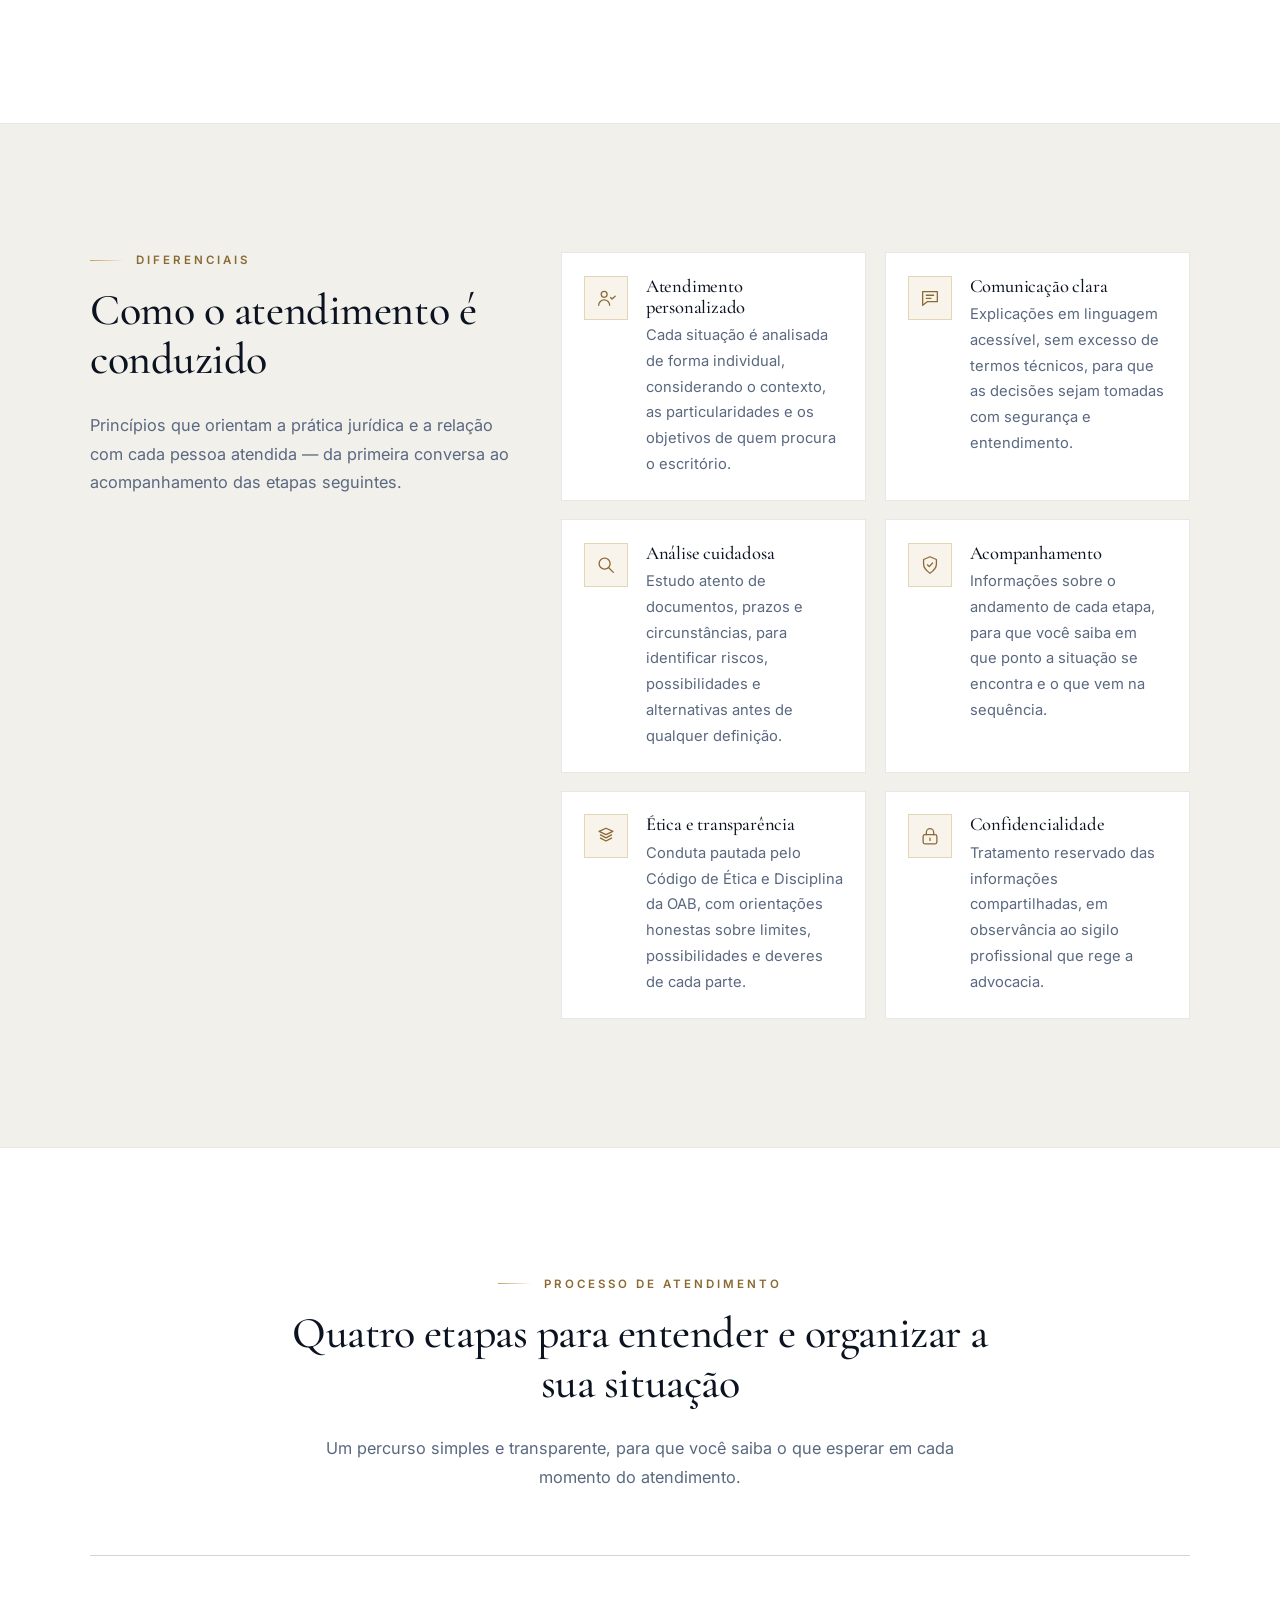
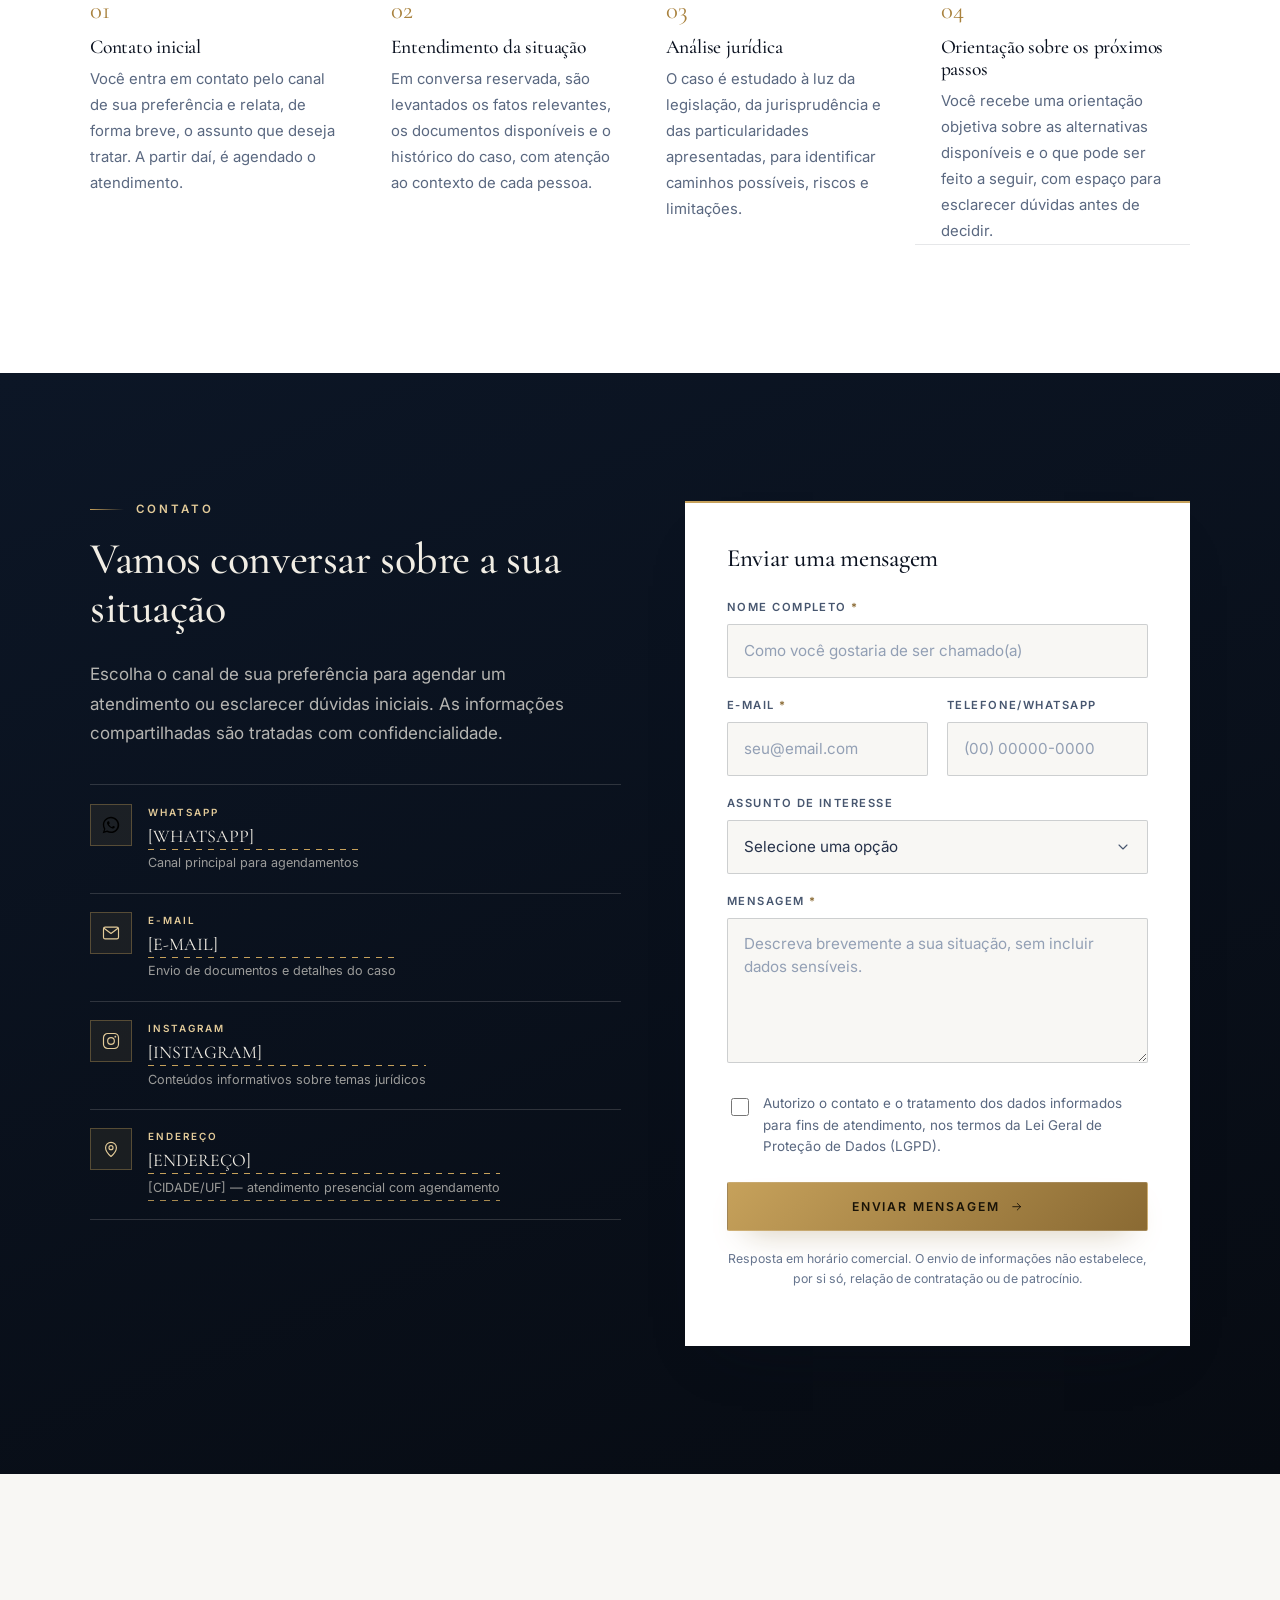
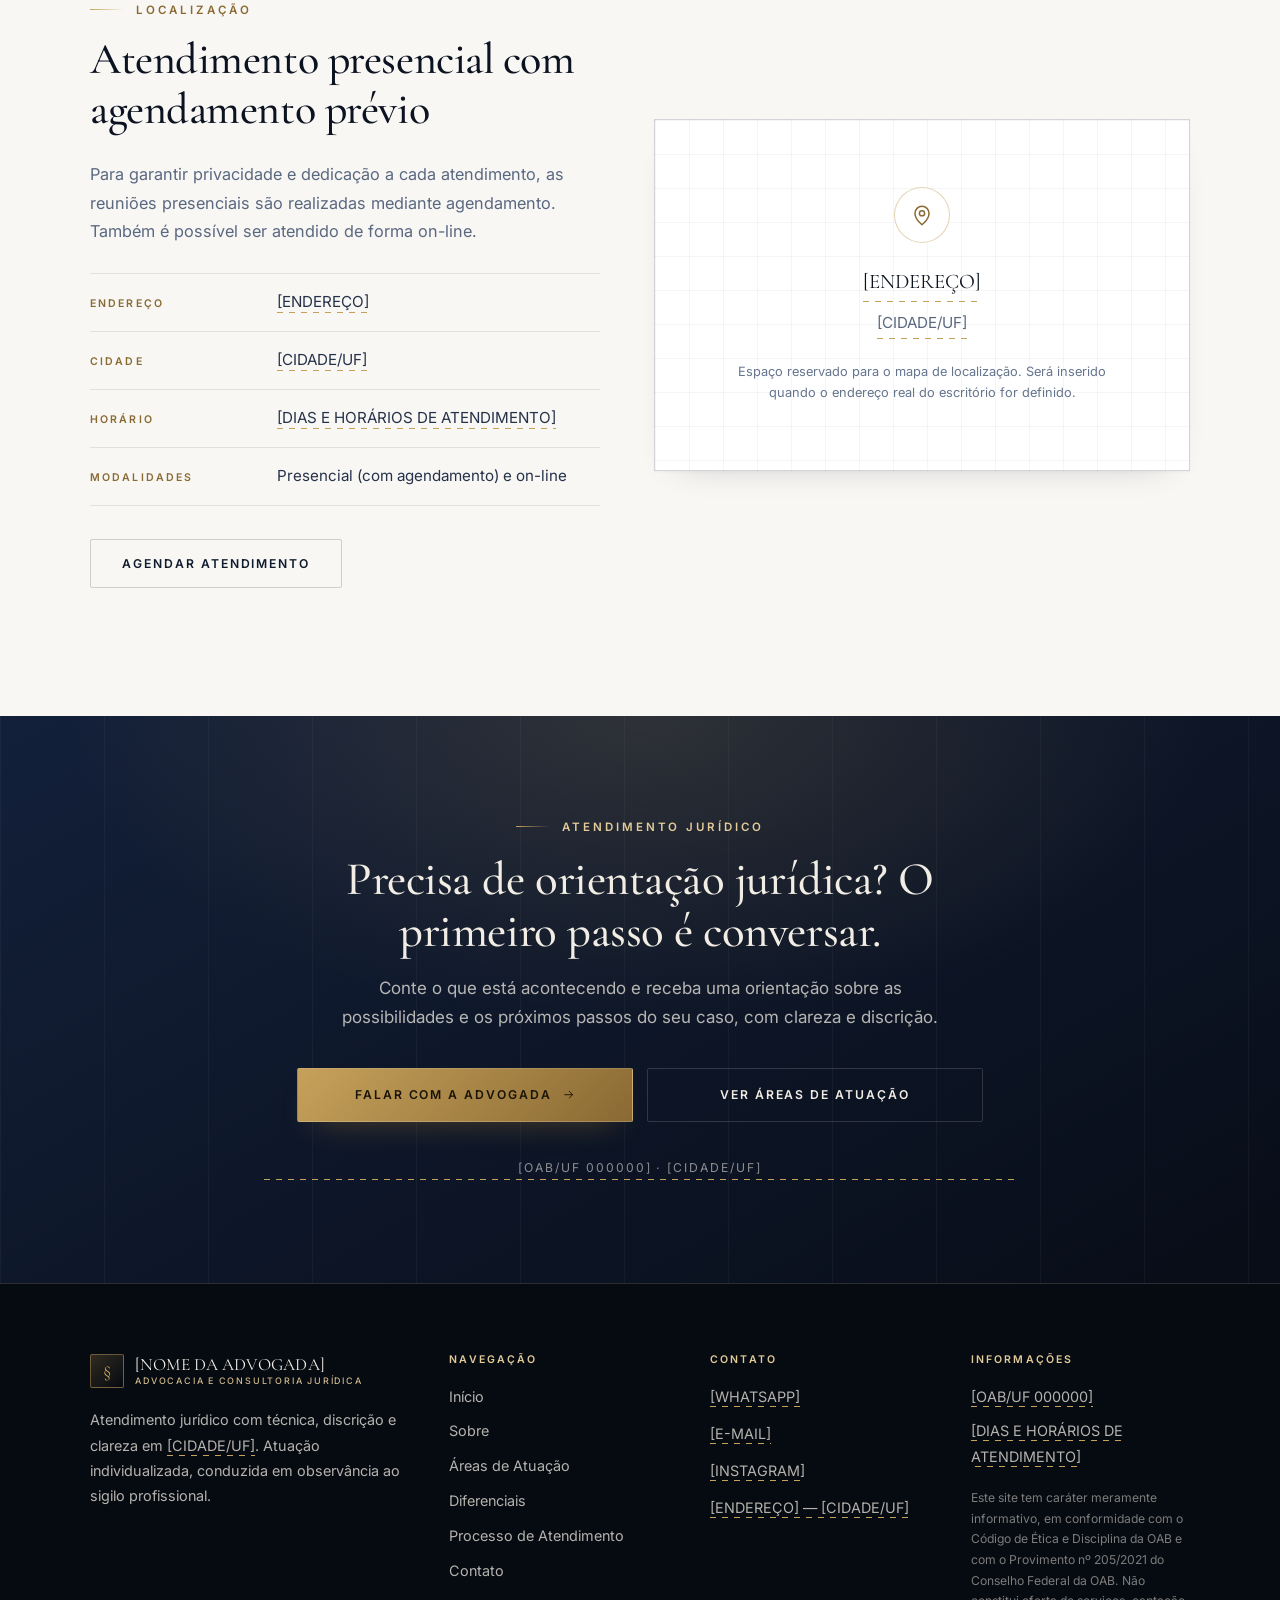
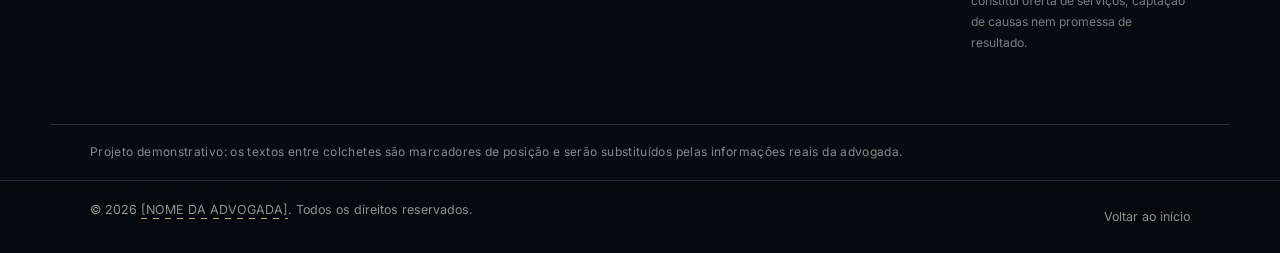
<file: projetos/11-PROJETO-ADVOCACIA1/index.html>
<!DOCTYPE html>
<html lang="pt-BR">
<head>
  <!-- ==========================================================================
       SITE INSTITUCIONAL — ADVOCACIA  ·  PROJETO DEMONSTRATIVO
       --------------------------------------------------------------------------
       IMPORTANTE: todo texto entre [COLCHETES] é um PLACEHOLDER.
       Substitua pelos dados reais da advogada antes de publicar o site.
       Os pontos que precisam de informação real estão marcados ao longo do
       arquivo com o comentário "SUBSTITUIR:".

       Estrutura do projeto:  index.html  |  style.css  |  main.js  |  assets/img/
       ========================================================================== -->
  <meta charset="UTF-8" />
  <meta name="viewport" content="width=device-width, initial-scale=1" />

  <!-- ===================== SEO — SUBSTITUIR: nome e cidade ==================== -->
  <title>[NOME DA ADVOGADA] | Advocacia e Consultoria Jurídica — [CIDADE/UF]</title>
  <meta name="description"
    content="Atuação jurídica com técnica, discrição e clareza. [NOME DA ADVOGADA] — [OAB/UF 000000]. Atendimento personalizado em [CIDADE/UF], nas áreas de Direito Civil, Família, Consumidor, Empresarial e Trabalhista." />
  <meta name="author" content="[NOME DA ADVOGADA]" />
  <meta name="robots" content="index, follow" />
  <meta name="theme-color" content="#0B1220" />
  <!-- SUBSTITUIR: domínio real do site -->
  <link rel="canonical" href="https://[SEU-DOMINIO].com.br/" />
  <link rel="icon" type="image/svg+xml" href="assets/img/favicon.svg" />
  <link rel="apple-touch-icon" href="assets/img/favicon.svg" />

  <!-- ===================== Open Graph / redes sociais ========================
       SUBSTITUIR: og:url, og:image (ideal: JPG ou PNG 1200x630 px) e os textos. -->
  <meta property="og:type" content="website" />
  <meta property="og:locale" content="pt_BR" />
  <meta property="og:site_name" content="[NOME DA ADVOGADA] — Advocacia" />
  <meta property="og:title" content="[NOME DA ADVOGADA] | Advocacia e Consultoria Jurídica" />
  <meta property="og:description"
    content="Atendimento jurídico com técnica, discrição e clareza em [CIDADE/UF]. Conheça as áreas de atuação e agende um atendimento." />
  <meta property="og:url" content="https://[SEU-DOMINIO].com.br/" />
  <meta property="og:image" content="assets/img/og-cover.svg" />
  <meta property="og:image:width" content="1200" />
  <meta property="og:image:height" content="630" />
  <meta property="og:image:alt" content="Identidade visual institucional do escritório de advocacia" />
  <meta name="twitter:card" content="summary_large_image" />
  <meta name="twitter:title" content="[NOME DA ADVOGADA] | Advocacia e Consultoria Jurídica" />
  <meta name="twitter:description"
    content="Atendimento jurídico com técnica, discrição e clareza em [CIDADE/UF]." />
  <meta name="twitter:image" content="assets/img/og-cover.svg" />

  <!-- Tipografia institucional (serifada clássica + sans humanista) -->
  <link rel="preconnect" href="https://fonts.googleapis.com" />
  <link rel="preconnect" href="https://fonts.gstatic.com" crossorigin />
  <link rel="stylesheet"
    href="https://fonts.googleapis.com/css2?family=Cormorant+Garamond:wght@400;500;600&family=Inter:wght@300;400;500;600&display=swap" />

  <link rel="stylesheet" href="style.css" />

  <!-- ==========================================================================
       DADOS ESTRUTURADOS (schema.org) — MODELO PRONTO PARA PREENCHIMENTO
       Descomente e preencha com os dados reais quando estiverem disponíveis.
       Não publique dados fictícios: nome, endereço, telefone, avaliações e
       prêmios devem corresponder exatamente à realidade do escritório.

  <script type="application/ld+json">
  {
    "@context": "https://schema.org",
    "@type": "Attorney",
    "name": "[NOME DA ADVOGADA]",
    "description": "Advocacia e consultoria jurídica em [CIDADE/UF].",
    "url": "https://[SEU-DOMINIO].com.br/",
    "image": "https://[SEU-DOMINIO].com.br/assets/img/foto-advogada.jpg",
    "telephone": "[TELEFONE COM DDD]",
    "email": "[E-MAIL]",
    "address": {
      "@type": "PostalAddress",
      "streetAddress": "[ENDEREÇO]",
      "addressLocality": "[CIDADE]",
      "addressRegion": "[UF]",
      "postalCode": "[CEP]",
      "addressCountry": "BR"
    },
    "areaServed": "[CIDADE/UF]"
  }
  </script>
       ========================================================================== -->
</head>

<body>
  <a class="skip-link" href="#conteudo">Ir para o conteúdo principal</a>

  <!-- ==========================================================================
       CABEÇALHO / NAVEGAÇÃO PRINCIPAL
       SUBSTITUIR: nome institucional e subtítulo do logotipo.
       As âncoras do menu apontam para as seções desta mesma página.
       ========================================================================== -->
  <header class="site-header" data-header>
    <!-- Camada de fundo (desfoque/translucidez). Fica separada para que o
         cabeçalho não crie um "containing block" que afetaria o menu mobile. -->
    <div class="site-header__bg" aria-hidden="true"></div>
    <div class="container site-header__inner">

      <a class="brand" href="#inicio" aria-label="[NOME DA ADVOGADA], advocacia e consultoria jurídica — voltar ao início">
        <span class="brand__mark" aria-hidden="true">§</span>
        <span class="brand__text">
          <span class="brand__name">[NOME DA ADVOGADA]</span>
          <span class="brand__role">Advocacia e Consultoria Jurídica</span>
        </span>
      </a>

      <button class="menu-toggle" type="button" data-menu-toggle aria-expanded="false"
        aria-controls="menu-principal" aria-label="Abrir menu de navegação">
        <span class="menu-toggle__bars" aria-hidden="true"><i></i><i></i><i></i></span>
        <span class="menu-toggle__label">Menu</span>
      </button>

      <nav class="nav" id="menu-principal" data-menu aria-label="Navegação principal">
        <ul class="nav__list">
          <li><a class="nav__link" href="#inicio">Início</a></li>
          <li><a class="nav__link" href="#sobre">Sobre</a></li>
          <li><a class="nav__link" href="#areas">Áreas de Atuação</a></li>
          <li><a class="nav__link" href="#diferenciais">Diferenciais</a></li>
          <li><a class="nav__link" href="#contato">Contato</a></li>
          <li class="nav__item-cta">
            <a class="btn btn--gold btn--sm" href="#contato">Falar com a advogada</a>
          </li>
        </ul>
      </nav>

    </div>
    <div class="nav-backdrop" data-menu-backdrop hidden></div>
  </header>

  <main id="conteudo">

    <!-- ========================================================================
         HERO / ABERTURA
         SUBSTITUIR: [NOME DA ADVOGADA], [OAB/UF 000000] e [CIDADE/UF].
         Os textos abaixo são genéricos e não prometem resultados jurídicos.
         ======================================================================== -->
    <section class="hero" id="inicio" aria-labelledby="hero-title">
      <div class="hero__bg" aria-hidden="true"></div>

      <div class="container hero__inner">
        <div class="hero__content">
          <p class="eyebrow eyebrow--light">
            <span class="eyebrow__rule" aria-hidden="true"></span>
            Advocacia e Consultoria Jurídica
          </p>

          <h1 class="hero__title" id="hero-title">
            <span class="hero__title-name">[NOME DA ADVOGADA]</span>
            <span class="hero__title-statement">Atuação jurídica com técnica, discrição e clareza.</span>
          </h1>

          <p class="hero__text">
            Um atendimento jurídico conduzido com seriedade, escuta atenta e comunicação
            transparente — do primeiro contato à definição dos próximos passos.
          </p>

          <div class="hero__actions">
            <a class="btn btn--gold" href="#contato">
              Solicitar atendimento
              <svg class="btn__icon" viewBox="0 0 24 24" aria-hidden="true" focusable="false">
                <path d="M5 12h14M13 6l6 6-6 6" fill="none" stroke="currentColor" stroke-width="1.6"
                  stroke-linecap="round" stroke-linejoin="round" />
              </svg>
            </a>
            <a class="btn btn--outline-light" href="#areas">Áreas de atuação</a>
          </div>

          <!-- SUBSTITUIR: dados de identificação e modalidade de atendimento -->
          <ul class="hero__meta">
            <li><strong>Inscrição</strong><span>[OAB/UF 000000]</span></li>
            <li><strong>Atendimento</strong><span>Presencial em [CIDADE/UF] e on-line</span></li>
            <li><strong>Compromisso</strong><span>Sigilo profissional</span></li>
          </ul>
        </div>

        <!-- SUBSTITUIR: substituir assets/img/foto-advogada.svg pela fotografia
             profissional real (proporção 4:5, ex.: 800x1000 px, formato WebP/JPG) -->
        <aside class="hero__aside">
          <figure class="hero__figure">
            <img src="assets/img/foto-advogada.svg" width="800" height="1000" decoding="async"
              alt="Espaço reservado para a fotografia profissional de [NOME DA ADVOGADA]" />
          </figure>
          <p class="hero__figure-note">Imagem ilustrativa — substituir pela fotografia profissional.</p>
        </aside>
      </div>

      <div class="container">
        <ul class="hero__strip" aria-label="Aspectos do atendimento jurídico">
          <li>Análise individual de cada caso</li>
          <li>Linguagem acessível</li>
          <li>Condução ética e responsável</li>
          <li>Informação clara sobre cada etapa</li>
        </ul>
      </div>
    </section>

    <!-- ========================================================================
         SEÇÃO SOBRE
         SUBSTITUIR: fotografia, nome, OAB, formação, especializações e o texto
         de apresentação pessoal. Os campos abaixo estão vazios de conteúdo real
         de propósito — nada foi inventado.
         ======================================================================== -->
    <section class="section about" id="sobre" aria-labelledby="sobre-title">
      <div class="container about__grid">

        <div class="about__media reveal">
          <figure class="portrait">
            <!-- SUBSTITUIR: assets/img/foto-advogada.svg pela fotografia real -->
            <img src="assets/img/foto-advogada.svg" width="800" height="1000" loading="lazy" decoding="async"
              alt="Espaço reservado para a fotografia profissional de [NOME DA ADVOGADA]" />
          </figure>
          <p class="portrait__caption">Espaço reservado para a fotografia institucional.</p>
        </div>

        <div class="about__content">
          <p class="eyebrow"><span class="eyebrow__rule" aria-hidden="true"></span>Sobre</p>
          <h2 id="sobre-title">Advocacia construída sobre confiança, técnica e responsabilidade</h2>

          <p class="about__lead">
            Este espaço é destinado à apresentação institucional do escritório. Aqui você poderá
            descrever a trajetória profissional, a abordagem de trabalho e o compromisso com um
            atendimento jurídico sério, reservado e transparente.
          </p>

          <!-- SUBSTITUIR: cada item abaixo deve receber a informação real -->
          <dl class="facts">
            <div class="facts__row">
              <dt>Nome</dt>
              <dd><span class="ph">[NOME DA ADVOGADA]</span></dd>
            </div>
            <div class="facts__row">
              <dt>Inscrição na OAB</dt>
              <dd><span class="ph">[OAB/UF 000000]</span></dd>
            </div>
            <div class="facts__row">
              <dt>Formação</dt>
              <dd><span class="ph">[FORMAÇÃO ACADÊMICA — instituição e ano de conclusão]</span></dd>
            </div>
            <div class="facts__row">
              <dt>Especializações</dt>
              <dd><span class="ph">[PÓS-GRADUAÇÕES, CURSOS E ÁREAS DE APROFUNDAMENTO]</span></dd>
            </div>
            <div class="facts__row">
              <dt>Atuação</dt>
              <dd><span class="ph">[ÁREAS E REGIÕES DE ATUAÇÃO]</span></dd>
            </div>
          </dl>

          <div class="about__text">
            <h3 class="about__subtitle">Apresentação pessoal</h3>
            <!-- SUBSTITUIR: texto de apresentação pessoal redigido pela advogada -->
            <p class="ph ph--block">
              [APRESENTAÇÃO PESSOAL — texto de aproximadamente dois a três parágrafos, descrevendo a
              trajetória, a filosofia de trabalho e o tipo de atendimento oferecido.]
            </p>
          </div>
        </div>

      </div>
    </section>

    <!-- ========================================================================
         ÁREAS DE ATUAÇÃO  ·  CONTEÚDO DEMONSTRATIVO
         ------------------------------------------------------------------------
         >>> ALTERAR AS ÁREAS AQUI <<<
         As seis áreas abaixo são EXEMPLOS para demonstração visual do layout.
         Substitua pelos ramos de atuação reais da advogada:
            1) troque o título (<h3 class="card__title">);
            2) troque o texto (<p class="card__text">);
            3) opcionalmente troque o ícone (svg dentro de .card__icon);
            4) se forem menos itens, remova o <li> completo de cada área não usada;
            5) atualize também a lista do formulário de contato (seção CONTATO).
         ======================================================================== -->
    <section class="section areas" id="areas" aria-labelledby="areas-title">
      <div class="container">
        <header class="section__head">
          <p class="eyebrow"><span class="eyebrow__rule" aria-hidden="true"></span>Áreas de atuação</p>
          <h2 id="areas-title">Atuação jurídica organizada por áreas do Direito</h2>
          <p class="section__intro">
            Conhecer a área adequada é o primeiro passo para uma orientação jurídica consistente.
            As áreas abaixo são apresentadas de forma exemplificativa e serão confirmadas de acordo
            com a atuação real do escritório.
          </p>
          <p class="notice" role="note">
            Conteúdo demonstrativo: os itens desta seção são exemplos de estrutura e devem ser
            substituídos pelas áreas de atuação efetivamente prestadas.
          </p>
        </header>

        <ul class="cards">
          <li class="card reveal">
            <span class="card__icon" aria-hidden="true">
              <svg viewBox="0 0 24 24" focusable="false"><path d="M12 3v18M8 21h8M12 5.5 5.5 8M12 5.5 18.5 8" fill="none" stroke="currentColor" stroke-width="1.4" stroke-linecap="round" stroke-linejoin="round"/><path d="M5.5 8 2.5 14a3 3 0 0 0 6 0L5.5 8ZM18.5 8l-3 6a3 3 0 0 0 6 0l-3-6Z" fill="none" stroke="currentColor" stroke-width="1.4" stroke-linejoin="round"/></svg>
            </span>
            <h3 class="card__title">Direito Civil</h3>
            <p class="card__text">
              Demandas envolvendo contratos, obrigações, responsabilidade civil, direitos reais e
              questões patrimoniais em geral.
            </p>
          </li>

          <li class="card reveal">
            <span class="card__icon" aria-hidden="true">
              <svg viewBox="0 0 24 24" focusable="false"><circle cx="9" cy="8" r="3" fill="none" stroke="currentColor" stroke-width="1.4"/><circle cx="17" cy="9.5" r="2.2" fill="none" stroke="currentColor" stroke-width="1.4"/><path d="M3 20a6 6 0 0 1 12 0M15.4 20a4.6 4.6 0 0 1 5.6-4.5" fill="none" stroke="currentColor" stroke-width="1.4" stroke-linecap="round"/></svg>
            </span>
            <h3 class="card__title">Direito de Família</h3>
            <p class="card__text">
              Assuntos familiares tratados com sensibilidade e discrição, respeitando o contexto e
              os vínculos envolvidos.
            </p>
          </li>

          <li class="card reveal">
            <span class="card__icon" aria-hidden="true">
              <svg viewBox="0 0 24 24" focusable="false"><path d="M6 8h12l1 12H5L6 8Z" fill="none" stroke="currentColor" stroke-width="1.4" stroke-linejoin="round"/><path d="M9 8a3 3 0 0 1 6 0" fill="none" stroke="currentColor" stroke-width="1.4" stroke-linecap="round"/></svg>
            </span>
            <h3 class="card__title">Direito do Consumidor</h3>
            <p class="card__text">
              Relações de consumo, análise de contratos e orientação sobre direitos e deveres das
              partes envolvidas.
            </p>
          </li>

          <li class="card reveal">
            <span class="card__icon" aria-hidden="true">
              <svg viewBox="0 0 24 24" focusable="false"><rect x="3" y="8" width="18" height="12" rx="1.5" fill="none" stroke="currentColor" stroke-width="1.4"/><path d="M9 8V6a2 2 0 0 1 2-2h2a2 2 0 0 1 2 2v2M3 13h18" fill="none" stroke="currentColor" stroke-width="1.4" stroke-linecap="round"/></svg>
            </span>
            <h3 class="card__title">Direito Empresarial</h3>
            <p class="card__text">
              Apoio jurídico a empresas e profissionais em questões contratuais, societárias e de
              rotina negocial.
            </p>
          </li>

          <li class="card reveal">
            <span class="card__icon" aria-hidden="true">
              <svg viewBox="0 0 24 24" focusable="false"><rect x="4" y="3" width="16" height="18" rx="2" fill="none" stroke="currentColor" stroke-width="1.4"/><path d="M8 8h8M8 12h8M8 16h5" fill="none" stroke="currentColor" stroke-width="1.4" stroke-linecap="round"/></svg>
            </span>
            <h3 class="card__title">Direito Trabalhista</h3>
            <p class="card__text">
              Orientações e demandas decorrentes das relações de trabalho, sob a perspectiva de
              quem contrata ou de quem presta serviços.
            </p>
          </li>

          <li class="card reveal">
            <span class="card__icon" aria-hidden="true">
              <svg viewBox="0 0 24 24" focusable="false"><path d="M12 3l7 3v6c0 4.4-2.9 7.4-7 9-4.1-1.6-7-4.6-7-9V6l7-3Z" fill="none" stroke="currentColor" stroke-width="1.4" stroke-linejoin="round"/><path d="M9.3 12.2l1.9 1.9 3.6-3.9" fill="none" stroke="currentColor" stroke-width="1.4" stroke-linecap="round" stroke-linejoin="round"/></svg>
            </span>
            <h3 class="card__title">Consultoria Jurídica</h3>
            <p class="card__text">
              Pareceres e orientações preventivas para decisões mais seguras, com análise técnica
              de riscos e alternativas.
            </p>
          </li>
        </ul>
      </div>
    </section>

    <!-- ========================================================================
         DIFERENCIAIS
         Conceitos institucionais e genéricos (como o atendimento é conduzido).
         Não há afirmações factuais sobre prêmios, números ou resultados.
         SUBSTITUIR (opcional): ajustar a redação para o padrão de comunicação
         definido pela advogada.
         ======================================================================== -->
    <section class="section section--tint diferenciais" id="diferenciais" aria-labelledby="diferenciais-title">
      <div class="container diferenciais__grid">

        <header class="section__head section__head--left reveal">
          <p class="eyebrow"><span class="eyebrow__rule" aria-hidden="true"></span>Diferenciais</p>
          <h2 id="diferenciais-title">Como o atendimento é conduzido</h2>
          <p class="section__intro">
            Princípios que orientam a prática jurídica e a relação com cada pessoa atendida — da
            primeira conversa ao acompanhamento das etapas seguintes.
          </p>
        </header>

        <ul class="features">
          <li class="feature reveal">
            <span class="feature__icon" aria-hidden="true">
              <svg viewBox="0 0 24 24" focusable="false"><circle cx="10" cy="8" r="3.2" fill="none" stroke="currentColor" stroke-width="1.4"/><path d="M4 20a6 6 0 0 1 12 0" fill="none" stroke="currentColor" stroke-width="1.4" stroke-linecap="round"/><path d="M17 11.5l1.6 1.6L22 10" fill="none" stroke="currentColor" stroke-width="1.4" stroke-linecap="round" stroke-linejoin="round"/></svg>
            </span>
            <div class="feature__body">
              <h3 class="feature__title">Atendimento personalizado</h3>
              <p class="feature__text">
                Cada situação é analisada de forma individual, considerando o contexto, as
                particularidades e os objetivos de quem procura o escritório.
              </p>
            </div>
          </li>

          <li class="feature reveal">
            <span class="feature__icon" aria-hidden="true">
              <svg viewBox="0 0 24 24" focusable="false"><path d="M4 5h16v11H9l-5 4V5Z" fill="none" stroke="currentColor" stroke-width="1.4" stroke-linejoin="round"/><path d="M8 9h8M8 12.5h5" fill="none" stroke="currentColor" stroke-width="1.4" stroke-linecap="round"/></svg>
            </span>
            <div class="feature__body">
              <h3 class="feature__title">Comunicação clara</h3>
              <p class="feature__text">
                Explicações em linguagem acessível, sem excesso de termos técnicos, para que as
                decisões sejam tomadas com segurança e entendimento.
              </p>
            </div>
          </li>

          <li class="feature reveal">
            <span class="feature__icon" aria-hidden="true">
              <svg viewBox="0 0 24 24" focusable="false"><circle cx="10.5" cy="10.5" r="6" fill="none" stroke="currentColor" stroke-width="1.4"/><path d="M15 15l5 5" fill="none" stroke="currentColor" stroke-width="1.4" stroke-linecap="round"/></svg>
            </span>
            <div class="feature__body">
              <h3 class="feature__title">Análise cuidadosa</h3>
              <p class="feature__text">
                Estudo atento de documentos, prazos e circunstâncias, para identificar riscos,
                possibilidades e alternativas antes de qualquer definição.
              </p>
            </div>
          </li>

          <li class="feature reveal">
            <span class="feature__icon" aria-hidden="true">
              <svg viewBox="0 0 24 24" focusable="false"><path d="M12 21s7-4.6 7-10V6l-7-3-7 3v5c0 5.4 7 10 7 10Z" fill="none" stroke="currentColor" stroke-width="1.4" stroke-linejoin="round"/><path d="M9.2 11.8l2 2 3.6-4" fill="none" stroke="currentColor" stroke-width="1.4" stroke-linecap="round" stroke-linejoin="round"/></svg>
            </span>
            <div class="feature__body">
              <h3 class="feature__title">Acompanhamento</h3>
              <p class="feature__text">
                Informações sobre o andamento de cada etapa, para que você saiba em que ponto a
                situação se encontra e o que vem na sequência.
              </p>
            </div>
          </li>

          <li class="feature reveal">
            <span class="feature__icon" aria-hidden="true">
              <svg viewBox="0 0 24 24" focusable="false"><path d="M12 3.5 4.5 7 12 10.5 19.5 7 12 3.5Z" fill="none" stroke="currentColor" stroke-width="1.4" stroke-linejoin="round"/><path d="M5.5 10.5 12 14l6.5-3.5" fill="none" stroke="currentColor" stroke-width="1.4" stroke-linejoin="round"/><path d="M5.5 14 12 17.5 18.5 14" fill="none" stroke="currentColor" stroke-width="1.4" stroke-linejoin="round"/></svg>
            </span>
            <div class="feature__body">
              <h3 class="feature__title">Ética e transparência</h3>
              <p class="feature__text">
                Conduta pautada pelo Código de Ética e Disciplina da OAB, com orientações honestas
                sobre limites, possibilidades e deveres de cada parte.
              </p>
            </div>
          </li>

          <li class="feature reveal">
            <span class="feature__icon" aria-hidden="true">
              <svg viewBox="0 0 24 24" focusable="false"><rect x="4.5" y="10.5" width="15" height="10" rx="2" fill="none" stroke="currentColor" stroke-width="1.4"/><path d="M8 10.5V8a4 4 0 0 1 8 0v2.5" fill="none" stroke="currentColor" stroke-width="1.4" stroke-linecap="round"/><path d="M12 14.2v2.6" fill="none" stroke="currentColor" stroke-width="1.4" stroke-linecap="round"/></svg>
            </span>
            <div class="feature__body">
              <h3 class="feature__title">Confidencialidade</h3>
              <p class="feature__text">
                Tratamento reservado das informações compartilhadas, em observância ao sigilo
                profissional que rege a advocacia.
              </p>
            </div>
          </li>
        </ul>
      </div>
    </section>

    <!-- ========================================================================
         PROCESSO DE ATENDIMENTO
         Descrição genérica das etapas de trabalho. Não há promessa de resultado.
         SUBSTITUIR (opcional): adaptar a descrição das etapas ao fluxo real
         adotado pelo escritório.
         ======================================================================== -->
    <section class="section steps-section" id="processo" aria-labelledby="processo-title">
      <div class="container">
        <header class="section__head">
          <p class="eyebrow"><span class="eyebrow__rule" aria-hidden="true"></span>Processo de atendimento</p>
          <h2 id="processo-title">Quatro etapas para entender e organizar a sua situação</h2>
          <p class="section__intro">
            Um percurso simples e transparente, para que você saiba o que esperar em cada momento
            do atendimento.
          </p>
        </header>

        <ol class="steps">
          <li class="step reveal">
            <span class="step__num" aria-hidden="true">01</span>
            <h3 class="step__title">Contato inicial</h3>
            <p class="step__text">
              Você entra em contato pelo canal de sua preferência e relata, de forma breve, o
              assunto que deseja tratar. A partir daí, é agendado o atendimento.
            </p>
          </li>
          <li class="step reveal">
            <span class="step__num" aria-hidden="true">02</span>
            <h3 class="step__title">Entendimento da situação</h3>
            <p class="step__text">
              Em conversa reservada, são levantados os fatos relevantes, os documentos disponíveis
              e o histórico do caso, com atenção ao contexto de cada pessoa.
            </p>
          </li>
          <li class="step reveal">
            <span class="step__num" aria-hidden="true">03</span>
            <h3 class="step__title">Análise jurídica</h3>
            <p class="step__text">
              O caso é estudado à luz da legislação, da jurisprudência e das particularidades
              apresentadas, para identificar caminhos possíveis, riscos e limitações.
            </p>
          </li>
          <li class="step reveal">
            <span class="step__num" aria-hidden="true">04</span>
            <h3 class="step__title">Orientação sobre os próximos passos</h3>
            <p class="step__text">
              Você recebe uma orientação objetiva sobre as alternativas disponíveis e o que pode
              ser feito a seguir, com espaço para esclarecer dúvidas antes de decidir.
            </p>
          </li>
        </ol>
      </div>
    </section>

    <!-- ========================================================================
         DEPOIMENTOS — SEÇÃO DESATIVADA (AGUARDANDO CONTEÚDO REAL)
         ------------------------------------------------------------------------
         A seção está oculta pelo atributo `hidden` de propósito: NÃO foram
         inventados depoimentos, nomes, notas ou avaliações.

         >>> COMO ATIVAR:
             1) remova o atributo `hidden` da tag <section> abaixo;
             2) substitua os três cartões-modelo pelos depoimentos reais;
             3) obtenha e registre a autorização de quem depõe (uso de nome e
                imagem), conforme a LGPD.

         Observação: a publicidade na advocacia é disciplinada pelo Código de
         Ética e Disciplina da OAB e pelo Provimento nº 205/2021 do Conselho
         Federal da OAB — o conteúdo deve ter caráter informativo, sem promessa
         de resultado e sem captação de causas.
         ======================================================================== -->
    <section class="section testimonials" id="depoimentos" aria-labelledby="depoimentos-title" hidden>
      <div class="container">
        <header class="section__head">
          <p class="eyebrow"><span class="eyebrow__rule" aria-hidden="true"></span>Depoimentos</p>
          <h2 id="depoimentos-title">Relatos de quem já foi atendido</h2>
          <p class="section__intro">
            Espaço reservado para depoimentos reais, publicados somente com autorização expressa
            das pessoas atendidas.
          </p>
        </header>

        <ul class="testimonials__list">
          <li class="testimonial">
            <blockquote class="testimonial__quote">
              <p class="ph ph--block">[DEPOIMENTO 1 — texto real e autorizado, sem promessa de resultado]</p>
            </blockquote>
            <footer class="testimonial__author">
              <span class="ph">[NOME OU INICIAIS]</span>
              <span class="ph">[CONTEXTO — área relacionada / cidade / ano]</span>
            </footer>
          </li>
          <li class="testimonial">
            <blockquote class="testimonial__quote">
              <p class="ph ph--block">[DEPOIMENTO 2 — texto real e autorizado, sem promessa de resultado]</p>
            </blockquote>
            <footer class="testimonial__author">
              <span class="ph">[NOME OU INICIAIS]</span>
              <span class="ph">[CONTEXTO — área relacionada / cidade / ano]</span>
            </footer>
          </li>
          <li class="testimonial">
            <blockquote class="testimonial__quote">
              <p class="ph ph--block">[DEPOIMENTO 3 — texto real e autorizado, sem promessa de resultado]</p>
            </blockquote>
            <footer class="testimonial__author">
              <span class="ph">[NOME OU INICIAIS]</span>
              <span class="ph">[CONTEXTO — área relacionada / cidade / ano]</span>
            </footer>
          </li>
        </ul>
      </div>
    </section>

    <!-- ========================================================================
         CONTATO
         SUBSTITUIR todos os placeholders pelos dados reais de contato:
         [WHATSAPP], [E-MAIL], [INSTAGRAM], [ENDEREÇO] e [CIDADE/UF].
         Os valores aparecem como texto (não clicáveis) de propósito, pois ainda
         não existem dados reais. Ao preenchê-los, transforme cada valor em link
         (tel:, mailto:, https://instagram.com/...) e remova a classe "ph".
         ======================================================================== -->
    <section class="section contato" id="contato" aria-labelledby="contato-title">
      <div class="container contato__grid">

        <div class="contato__info">
          <p class="eyebrow eyebrow--light"><span class="eyebrow__rule" aria-hidden="true"></span>Contato</p>
          <h2 id="contato-title">Vamos conversar sobre a sua situação</h2>
          <p class="contato__text">
            Escolha o canal de sua preferência para agendar um atendimento ou esclarecer dúvidas
            iniciais. As informações compartilhadas são tratadas com confidencialidade.
          </p>

          <ul class="contact-list">
            <li class="contact-list__item">
              <span class="contact-list__icon" aria-hidden="true">
                <svg viewBox="0 0 24 24" focusable="false"><path d="M12.04 2C6.6 2 2.2 6.4 2.2 11.84c0 1.9.53 3.68 1.46 5.2L2 22l5.1-1.6a9.8 9.8 0 0 0 4.94 1.33c5.44 0 9.84-4.4 9.84-9.84S17.48 2 12.04 2Zm0 17.86c-1.6 0-3.1-.44-4.38-1.2l-.31-.19-3.02.95.95-2.94-.2-.32a7.95 7.95 0 0 1-1.23-4.26c0-4.42 3.6-8.02 8.02-8.02s8 3.6 8 8.02-3.6 7.96-7.83 7.96Zm4.5-5.9c-.24-.12-1.47-.72-1.7-.8-.23-.09-.4-.13-.56.12-.17.25-.65.8-.8.97-.14.16-.29.19-.53.06-.24-.12-1.05-.39-2-1.24-.74-.66-1.24-1.47-1.38-1.72-.15-.24-.02-.38.1-.5.12-.13.28-.33.42-.49.14-.17.19-.28.28-.47.1-.19.05-.35-.02-.5-.06-.12-.5-1.2-.69-1.65-.18-.43-.36-.37-.5-.38h-.48c-.16 0-.42.06-.64.3-.22.25-.83.82-.83 1.99 0 1.18.85 2.31.97 2.47.12.17 1.63 2.5 3.96 3.5.55.24.98.38 1.32.49.55.17 1.05.15 1.45.09.44-.07 1.35-.55 1.54-1.09.19-.53.19-.99.13-1.08-.06-.1-.22-.16-.46-.28Z"/></svg>
              </span>
              <span class="contact-list__body">
                <span class="contact-list__label">WhatsApp</span>
                <!-- SUBSTITUIR: [WHATSAPP] — formato exibido: (00) 00000-0000 -->
                <span class="contact-list__value ph">[WHATSAPP]</span>
                <span class="contact-list__hint">Canal principal para agendamentos</span>
              </span>
            </li>

            <li class="contact-list__item">
              <span class="contact-list__icon" aria-hidden="true">
                <svg viewBox="0 0 24 24" focusable="false"><rect x="3" y="5" width="18" height="14" rx="2" fill="none" stroke="currentColor" stroke-width="1.4"/><path d="m3.6 6.4 8.4 6.2 8.4-6.2" fill="none" stroke="currentColor" stroke-width="1.4" stroke-linejoin="round"/></svg>
              </span>
              <span class="contact-list__body">
                <span class="contact-list__label">E-mail</span>
                <!-- SUBSTITUIR: [E-MAIL] — depois envolver em <a href="mailto:..."> -->
                <span class="contact-list__value ph">[E-MAIL]</span>
                <span class="contact-list__hint">Envio de documentos e detalhes do caso</span>
              </span>
            </li>

            <li class="contact-list__item">
              <span class="contact-list__icon" aria-hidden="true">
                <svg viewBox="0 0 24 24" focusable="false"><rect x="3" y="3" width="18" height="18" rx="5" fill="none" stroke="currentColor" stroke-width="1.4"/><circle cx="12" cy="12" r="4" fill="none" stroke="currentColor" stroke-width="1.4"/><circle cx="17.2" cy="6.8" r="1.1" fill="currentColor"/></svg>
              </span>
              <span class="contact-list__body">
                <span class="contact-list__label">Instagram</span>
                <!-- SUBSTITUIR: [INSTAGRAM] — formato de exibição: @usuario -->
                <span class="contact-list__value ph">[INSTAGRAM]</span>
                <span class="contact-list__hint">Conteúdos informativos sobre temas jurídicos</span>
              </span>
            </li>

            <li class="contact-list__item">
              <span class="contact-list__icon" aria-hidden="true">
                <svg viewBox="0 0 24 24" focusable="false"><path d="M12 21s6.5-5.6 6.5-10.5a6.5 6.5 0 1 0-13 0C5.5 15.4 12 21 12 21Z" fill="none" stroke="currentColor" stroke-width="1.4" stroke-linejoin="round"/><circle cx="12" cy="10.4" r="2.4" fill="none" stroke="currentColor" stroke-width="1.4"/></svg>
              </span>
              <span class="contact-list__body">
                <span class="contact-list__label">Endereço</span>
                <!-- SUBSTITUIR: [ENDEREÇO] e [CIDADE/UF] -->
                <span class="contact-list__value ph">[ENDEREÇO]</span>
                <span class="contact-list__hint ph">[CIDADE/UF] — atendimento presencial com agendamento</span>
              </span>
            </li>
          </ul>
        </div>

        <div class="contato__form-wrap">
          <!-- ======================================================================
               FORMULÁRIO DE CONTATO (DEMONSTRATIVO)
               O envio ainda não está conectado: não há serviço de e-mail/formulário
               configurado e nenhum dado é transmitido. Quando o contato real for
               definido, configure o atributo `action`/`method` do <form> (ou um
               serviço de formulários) e ajuste a função em main.js (seção 7).
               ====================================================================== -->
          <form class="contact-form" data-contact-form>
            <h3 class="contact-form__title">Enviar uma mensagem</h3>

            <div class="field">
              <label class="field__label" for="nome">Nome completo <span class="field__req" aria-hidden="true">*</span></label>
              <input class="field__input" type="text" id="nome" name="nome" autocomplete="name"
                placeholder="Como você gostaria de ser chamado(a)" required />
            </div>

            <div class="field-row">
              <div class="field">
                <label class="field__label" for="email">E-mail <span class="field__req" aria-hidden="true">*</span></label>
                <input class="field__input" type="email" id="email" name="email" autocomplete="email"
                  placeholder="seu@email.com" required />
              </div>
              <div class="field">
                <label class="field__label" for="telefone">Telefone/WhatsApp</label>
                <input class="field__input" type="tel" id="telefone" name="telefone" autocomplete="tel"
                  placeholder="(00) 00000-0000" />
              </div>
            </div>

            <div class="field">
              <label class="field__label" for="assunto">Assunto de interesse</label>
              <!-- SUBSTITUIR: manter as opções alinhadas às áreas de atuação reais -->
              <select class="field__input field__select" id="assunto" name="assunto">
                <option value="">Selecione uma opção</option>
                <option value="civil">Direito Civil</option>
                <option value="familia">Direito de Família</option>
                <option value="consumidor">Direito do Consumidor</option>
                <option value="empresarial">Direito Empresarial</option>
                <option value="trabalhista">Direito Trabalhista</option>
                <option value="consultoria">Consultoria Jurídica</option>
                <option value="outro">Outro assunto</option>
              </select>
            </div>

            <div class="field">
              <label class="field__label" for="mensagem">Mensagem <span class="field__req" aria-hidden="true">*</span></label>
              <textarea class="field__input field__textarea" id="mensagem" name="mensagem" rows="5"
                placeholder="Descreva brevemente a sua situação, sem incluir dados sensíveis."
                required></textarea>
            </div>

            <div class="field field--check">
              <input class="field__check" type="checkbox" id="consentimento" name="consentimento" required />
              <label class="field__check-label" for="consentimento">
                Autorizo o contato e o tratamento dos dados informados para fins de atendimento,
                nos termos da Lei Geral de Proteção de Dados (LGPD).
              </label>
            </div>

            <button class="btn btn--gold btn--block" type="submit" data-form-submit>
              Enviar mensagem
              <svg class="btn__icon" viewBox="0 0 24 24" aria-hidden="true" focusable="false">
                <path d="M5 12h14M13 6l6 6-6 6" fill="none" stroke="currentColor" stroke-width="1.6"
                  stroke-linecap="round" stroke-linejoin="round" />
              </svg>
            </button>

            <p class="form-note">
              Resposta em horário comercial. O envio de informações não estabelece, por si só,
              relação de contratação ou de patrocínio.
            </p>

            <!-- Mensagem de status exibida pelo JavaScript (acessível via aria-live) -->
            <p class="form-status" data-form-status role="status" aria-live="polite" hidden></p>
          </form>
        </div>

      </div>
    </section>

    <!-- ========================================================================
         LOCALIZAÇÃO / MAPA
         Nenhum endereço real foi informado, portanto NÃO há mapa embutido nem
         coordenadas inventadas. O bloco abaixo é um espaço reservado.

         >>> COMO ATIVAR O MAPA (quando o endereço real estiver definido):
             1) abra o Google Maps, busque o endereço e use "Compartilhar >
                Incorporar um mapa" para copiar o <iframe>;
             2) substitua o <div class="map-placeholder"> pelo iframe copiado,
                mantendo width="100%", height="420" e o atributo
                loading="lazy";
             3) siga o modelo comentado logo abaixo.
         ======================================================================== -->
    <section class="section local" id="localizacao" aria-labelledby="local-title">
      <div class="container local__grid">

        <div class="local__content reveal">
          <p class="eyebrow"><span class="eyebrow__rule" aria-hidden="true"></span>Localização</p>
          <h2 id="local-title">Atendimento presencial com agendamento prévio</h2>
          <p class="section__intro">
            Para garantir privacidade e dedicação a cada atendimento, as reuniões presenciais são
            realizadas mediante agendamento. Também é possível ser atendido de forma on-line.
          </p>

          <dl class="facts facts--compact">
            <div class="facts__row">
              <dt>Endereço</dt>
              <dd><span class="ph">[ENDEREÇO]</span></dd>
            </div>
            <div class="facts__row">
              <dt>Cidade</dt>
              <dd><span class="ph">[CIDADE/UF]</span></dd>
            </div>
            <div class="facts__row">
              <dt>Horário</dt>
              <dd><span class="ph">[DIAS E HORÁRIOS DE ATENDIMENTO]</span></dd>
            </div>
            <div class="facts__row">
              <dt>Modalidades</dt>
              <dd>Presencial (com agendamento) e on-line</dd>
            </div>
          </dl>

          <a class="btn btn--outline-dark" href="#contato">Agendar atendimento</a>
        </div>

        <div class="local__map reveal">
          <div class="map-placeholder" role="img"
            aria-label="Espaço reservado para o mapa de localização do escritório">
            <span class="map-placeholder__icon" aria-hidden="true">
              <svg viewBox="0 0 24 24" focusable="false"><path d="M12 21s6.5-5.6 6.5-10.5a6.5 6.5 0 1 0-13 0C5.5 15.4 12 21 12 21Z" fill="none" stroke="currentColor" stroke-width="1.4" stroke-linejoin="round"/><circle cx="12" cy="10.4" r="2.4" fill="none" stroke="currentColor" stroke-width="1.4"/></svg>
            </span>
            <p class="map-placeholder__title ph">[ENDEREÇO]</p>
            <p class="map-placeholder__sub ph">[CIDADE/UF]</p>
            <p class="map-placeholder__hint">
              Espaço reservado para o mapa de localização. Será inserido quando o endereço real do
              escritório for definido.
            </p>
          </div>

          <!-- MODELO DO MAPA (substituir o bloco acima quando houver endereço real):

          <iframe class="map-frame" src="[URL DO MAPA — Google Maps embed]"
            title="Localização do escritório no mapa" width="100%" height="420"
            style="border:0" loading="lazy" referrerpolicy="no-referrer-when-downgrade"
            allowfullscreen></iframe>
          -->
        </div>

      </div>
    </section>

    <!-- ========================================================================
         CHAMADA FINAL (CTA)
         Convite profissional ao contato — sem promessa de resultado, sem menção a
         êxito, prêmio ou superioridade.
         ======================================================================== -->
    <section class="cta-final" id="agendar" aria-labelledby="cta-title">
      <div class="container cta-final__inner">
        <p class="eyebrow eyebrow--light eyebrow--center">
          <span class="eyebrow__rule" aria-hidden="true"></span>Atendimento jurídico
        </p>
        <h2 class="cta-final__title" id="cta-title">
          Precisa de orientação jurídica? O primeiro passo é conversar.
        </h2>
        <p class="cta-final__text">
          Conte o que está acontecendo e receba uma orientação sobre as possibilidades e os
          próximos passos do seu caso, com clareza e discrição.
        </p>
        <div class="cta-final__actions">
          <a class="btn btn--gold btn--lg" href="#contato">
            Falar com a advogada
            <svg class="btn__icon" viewBox="0 0 24 24" aria-hidden="true" focusable="false">
              <path d="M5 12h14M13 6l6 6-6 6" fill="none" stroke="currentColor" stroke-width="1.6"
                stroke-linecap="round" stroke-linejoin="round" />
            </svg>
          </a>
          <a class="btn btn--outline-light btn--lg" href="#areas">Ver áreas de atuação</a>
        </div>
        <p class="cta-final__meta ph">[OAB/UF 000000] · [CIDADE/UF]</p>
      </div>
    </section>

  </main>

  <!-- ==========================================================================
       RODAPÉ
       SUBSTITUIR: nome do escritório, dados de contato e número da OAB.
       O aviso sobre publicidade na advocacia pode ser mantido (é uma boa prática
       de conformidade com o Código de Ética e Disciplina da OAB).
       ========================================================================== -->
  <footer class="site-footer">
    <div class="container site-footer__grid">

      <div class="site-footer__brand">
        <a class="brand brand--footer" href="#inicio" aria-label="Voltar ao início">
          <span class="brand__mark" aria-hidden="true">§</span>
          <span class="brand__text">
            <span class="brand__name">[NOME DA ADVOGADA]</span>
            <span class="brand__role">Advocacia e Consultoria Jurídica</span>
          </span>
        </a>
        <p class="site-footer__desc">
          Atendimento jurídico com técnica, discrição e clareza em <span class="ph">[CIDADE/UF]</span>.
          Atuação individualizada, conduzida em observância ao sigilo profissional.
        </p>
      </div>

      <nav class="site-footer__col" aria-labelledby="footer-nav-title">
        <h2 class="site-footer__title" id="footer-nav-title">Navegação</h2>
        <ul class="site-footer__list">
          <li><a href="#inicio">Início</a></li>
          <li><a href="#sobre">Sobre</a></li>
          <li><a href="#areas">Áreas de Atuação</a></li>
          <li><a href="#diferenciais">Diferenciais</a></li>
          <li><a href="#processo">Processo de Atendimento</a></li>
          <li><a href="#contato">Contato</a></li>
        </ul>
      </nav>

      <div class="site-footer__col" aria-labelledby="footer-contact-title">
        <h2 class="site-footer__title" id="footer-contact-title">Contato</h2>
        <!-- SUBSTITUIR: canais reais de contato -->
        <ul class="site-footer__list site-footer__list--ph">
          <li><span class="ph">[WHATSAPP]</span></li>
          <li><span class="ph">[E-MAIL]</span></li>
          <li><span class="ph">[INSTAGRAM]</span></li>
          <li><span class="ph">[ENDEREÇO] — [CIDADE/UF]</span></li>
        </ul>
      </div>

      <div class="site-footer__col" aria-labelledby="footer-legal-title">
        <h2 class="site-footer__title" id="footer-legal-title">Informações</h2>
        <ul class="site-footer__list">
          <!-- SUBSTITUIR: número de inscrição na OAB -->
          <li><span class="ph">[OAB/UF 000000]</span></li>
          <li><span class="ph">[DIAS E HORÁRIOS DE ATENDIMENTO]</span></li>
        </ul>
        <p class="site-footer__legal">
          Este site tem caráter meramente informativo, em conformidade com o Código de Ética e
          Disciplina da OAB e com o Provimento nº 205/2021 do Conselho Federal da OAB. Não
          constitui oferta de serviços, captação de causas nem promessa de resultado.
        </p>
      </div>

    </div>

    <div class="container site-footer__notice" role="note">
      Projeto demonstrativo: os textos entre colchetes são marcadores de posição e serão
      substituídos pelas informações reais da advogada.
    </div>

    <div class="site-footer__bottom">
      <div class="container site-footer__bottom-inner">
        <p>© <span data-year>2026</span> <span class="ph">[NOME DA ADVOGADA]</span>. Todos os direitos reservados.</p>
        <p><a href="#inicio">Voltar ao início</a></p>
      </div>
    </div>
  </footer>

  <!-- ==========================================================================
       BOTÃO FLUTUANTE DO WHATSAPP
       O número real ainda NÃO foi informado — por isso não existe link wa.me nem
       telefone fictício. Basta preencher SITE_CONFIG.whatsappNumber em main.js
       (seção 01) para que o botão passe a abrir a conversa automaticamente.
       Enquanto não configurado, o botão conduz ao formulário/contato da página.
       ========================================================================== -->
  <a class="whatsapp-float" href="#contato" data-whatsapp-button
    aria-label="Falar pelo WhatsApp (número ainda não configurado — abrir seção de contato)">
    <svg viewBox="0 0 24 24" aria-hidden="true" focusable="false">
      <path fill="currentColor" d="M12.04 2C6.6 2 2.2 6.4 2.2 11.84c0 1.9.53 3.68 1.46 5.2L2 22l5.1-1.6a9.8 9.8 0 0 0 4.94 1.33c5.44 0 9.84-4.4 9.84-9.84S17.48 2 12.04 2Zm4.5 11.96c-.24-.12-1.47-.72-1.7-.8-.23-.09-.4-.13-.56.12-.17.25-.65.8-.8.97-.14.16-.29.19-.53.06-.24-.12-1.05-.39-2-1.24-.74-.66-1.24-1.47-1.38-1.72-.15-.24-.02-.38.1-.5.12-.13.28-.33.42-.49.14-.17.19-.28.28-.47.1-.19.05-.35-.02-.5-.06-.12-.5-1.2-.69-1.65-.18-.43-.36-.37-.5-.38h-.48c-.16 0-.42.06-.64.3-.22.25-.83.82-.83 1.99 0 1.18.85 2.31.97 2.47.12.17 1.63 2.5 3.96 3.5.55.24.98.38 1.32.49.55.17 1.05.15 1.45.09.44-.07 1.35-.55 1.54-1.09.19-.53.19-.99.13-1.08-.06-.1-.22-.16-.46-.28Z"/>
    </svg>
    <span class="whatsapp-float__tip" data-whatsapp-tip>WhatsApp ainda não configurado</span>
  </a>

  <button class="to-top" type="button" data-to-top aria-label="Voltar ao topo" hidden>
    <svg viewBox="0 0 24 24" aria-hidden="true" focusable="false">
      <path d="M12 19V5M6 11l6-6 6 6" fill="none" stroke="currentColor" stroke-width="1.8"
        stroke-linecap="round" stroke-linejoin="round" />
    </svg>
  </button>

  <script src="main.js"></script>
</body>
</html>
</file>
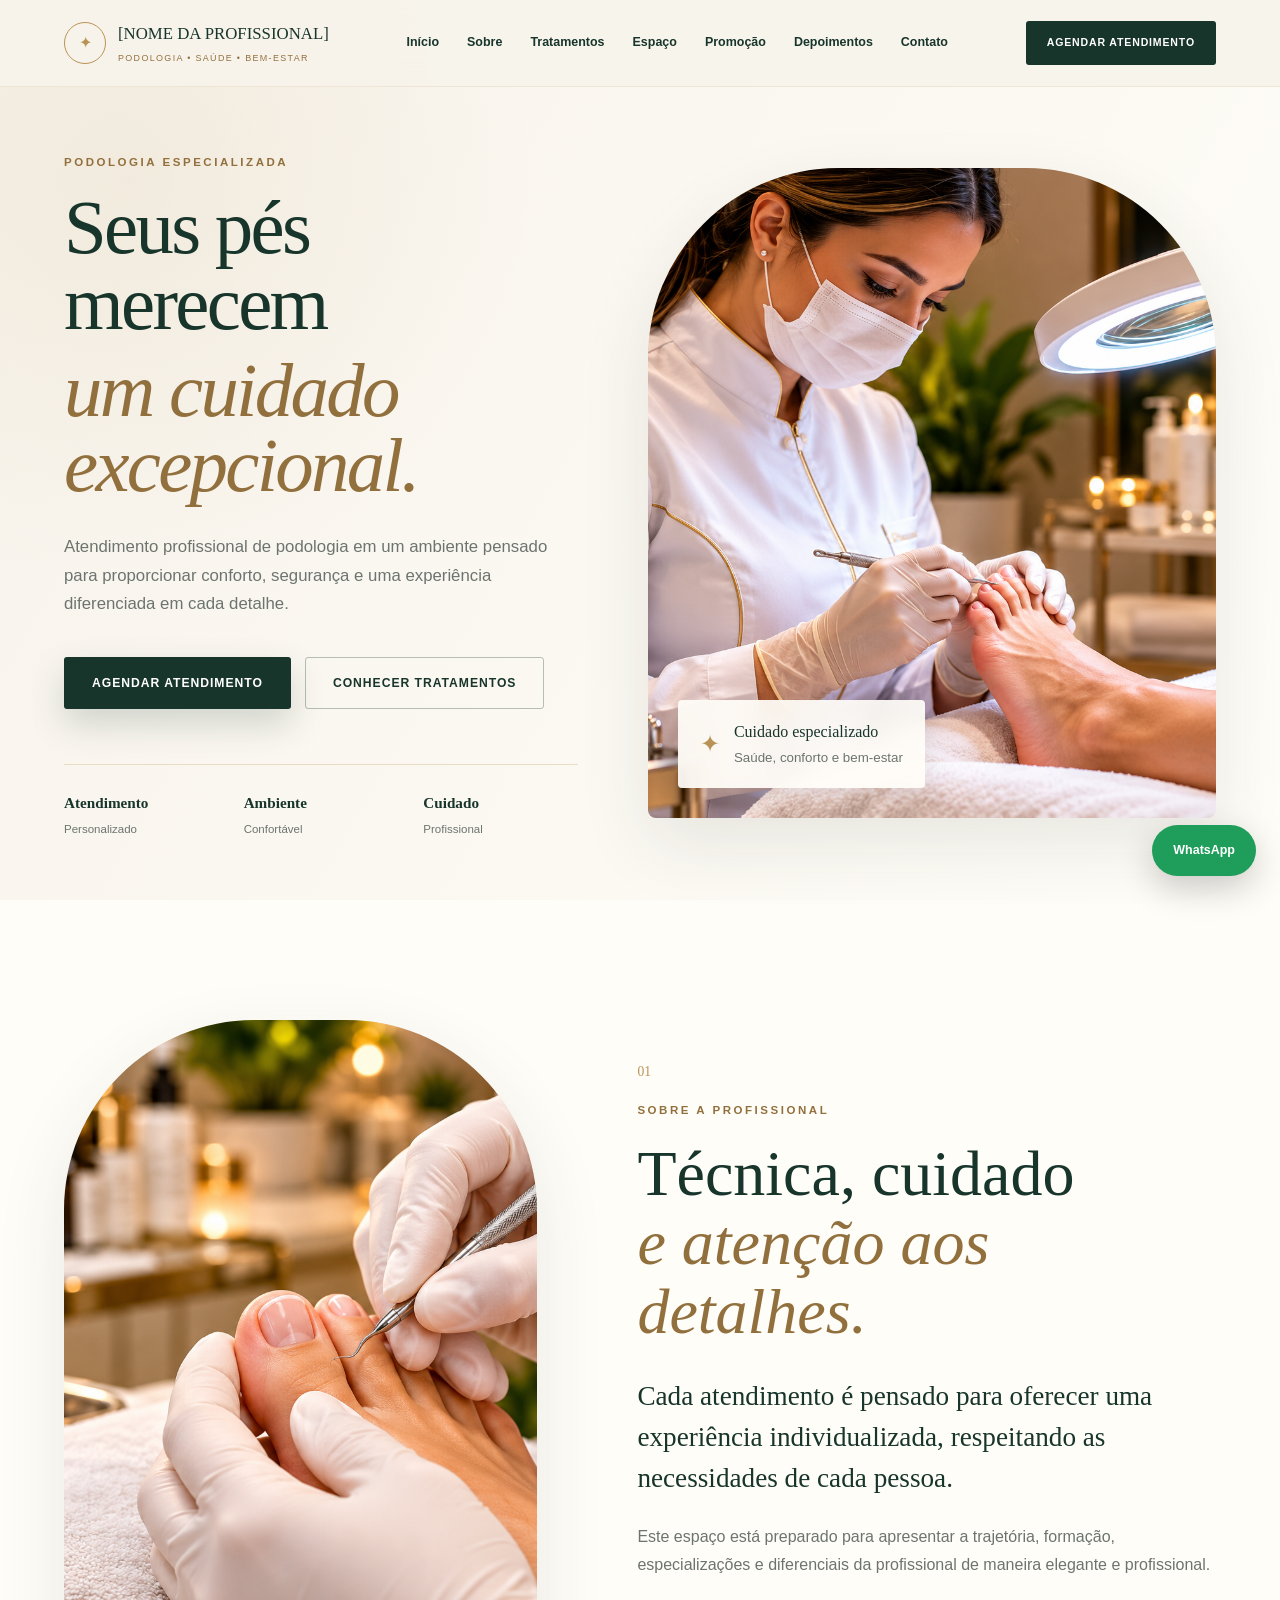
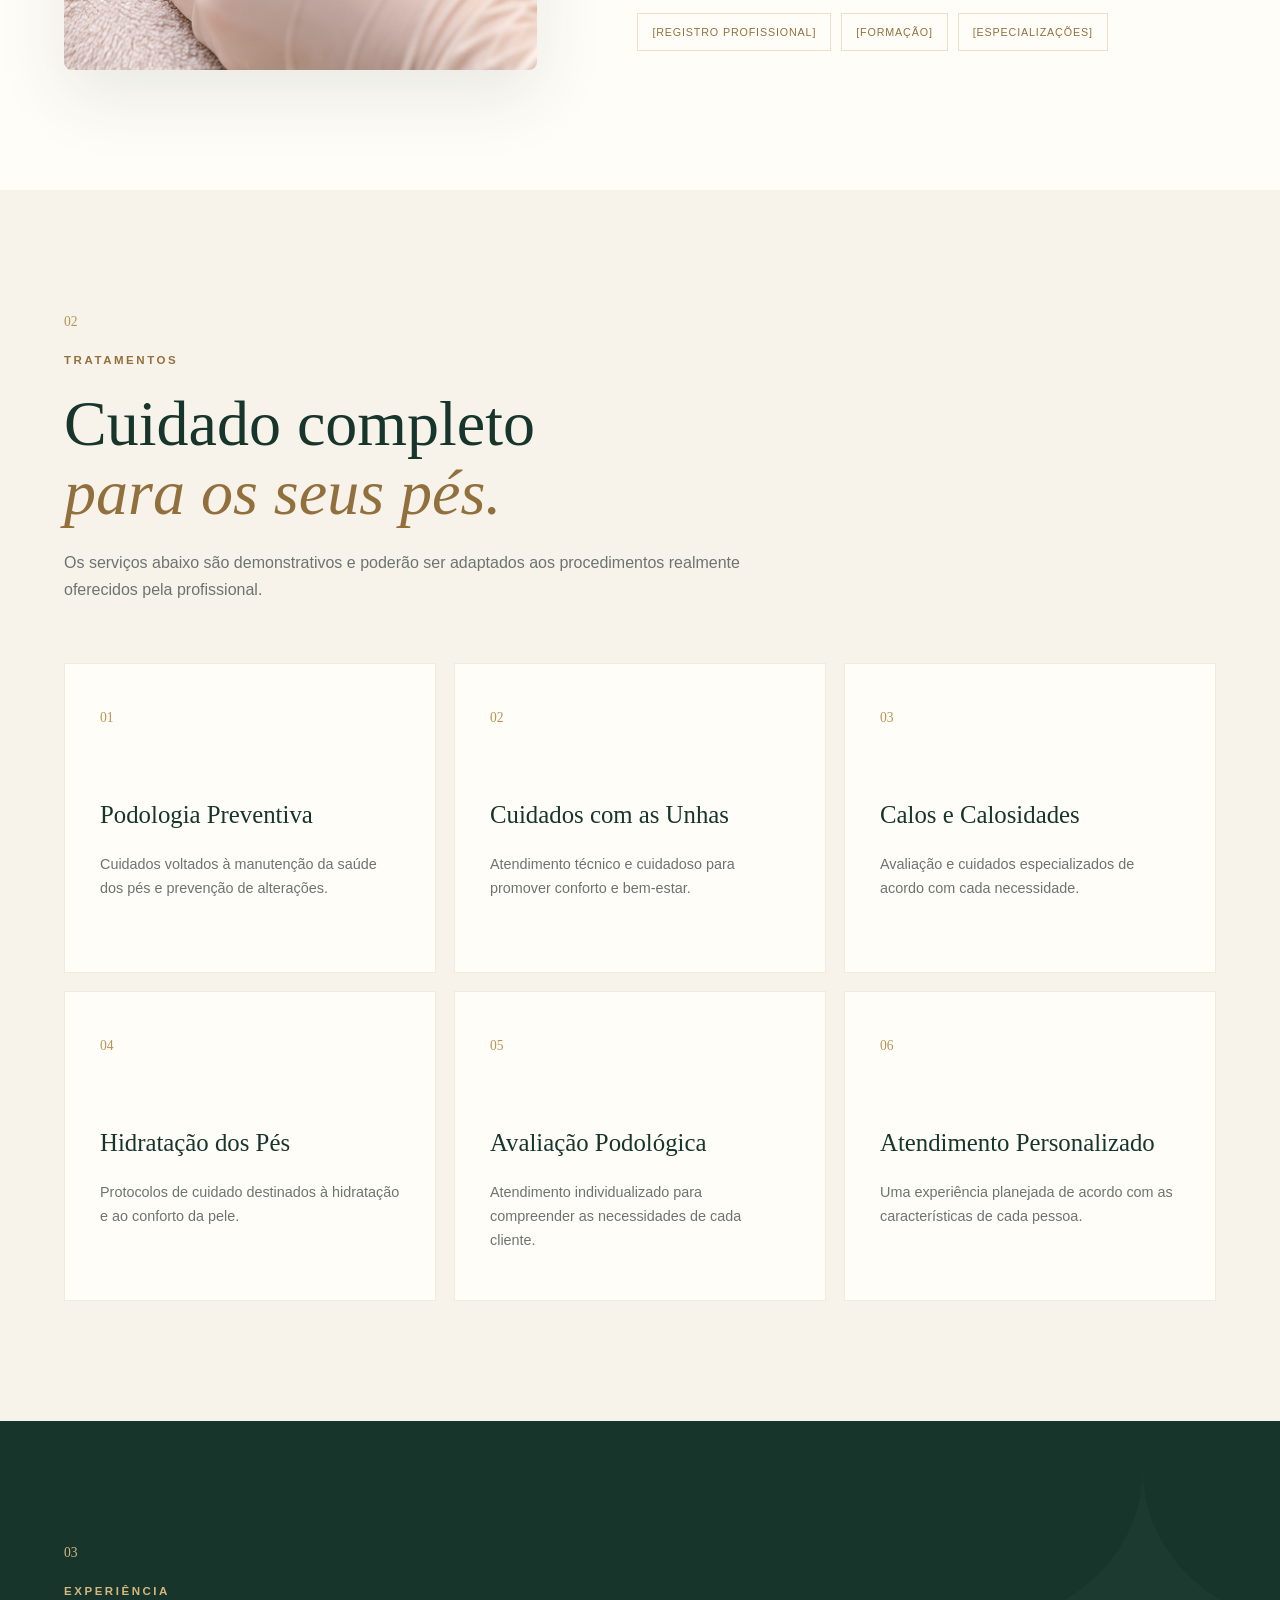
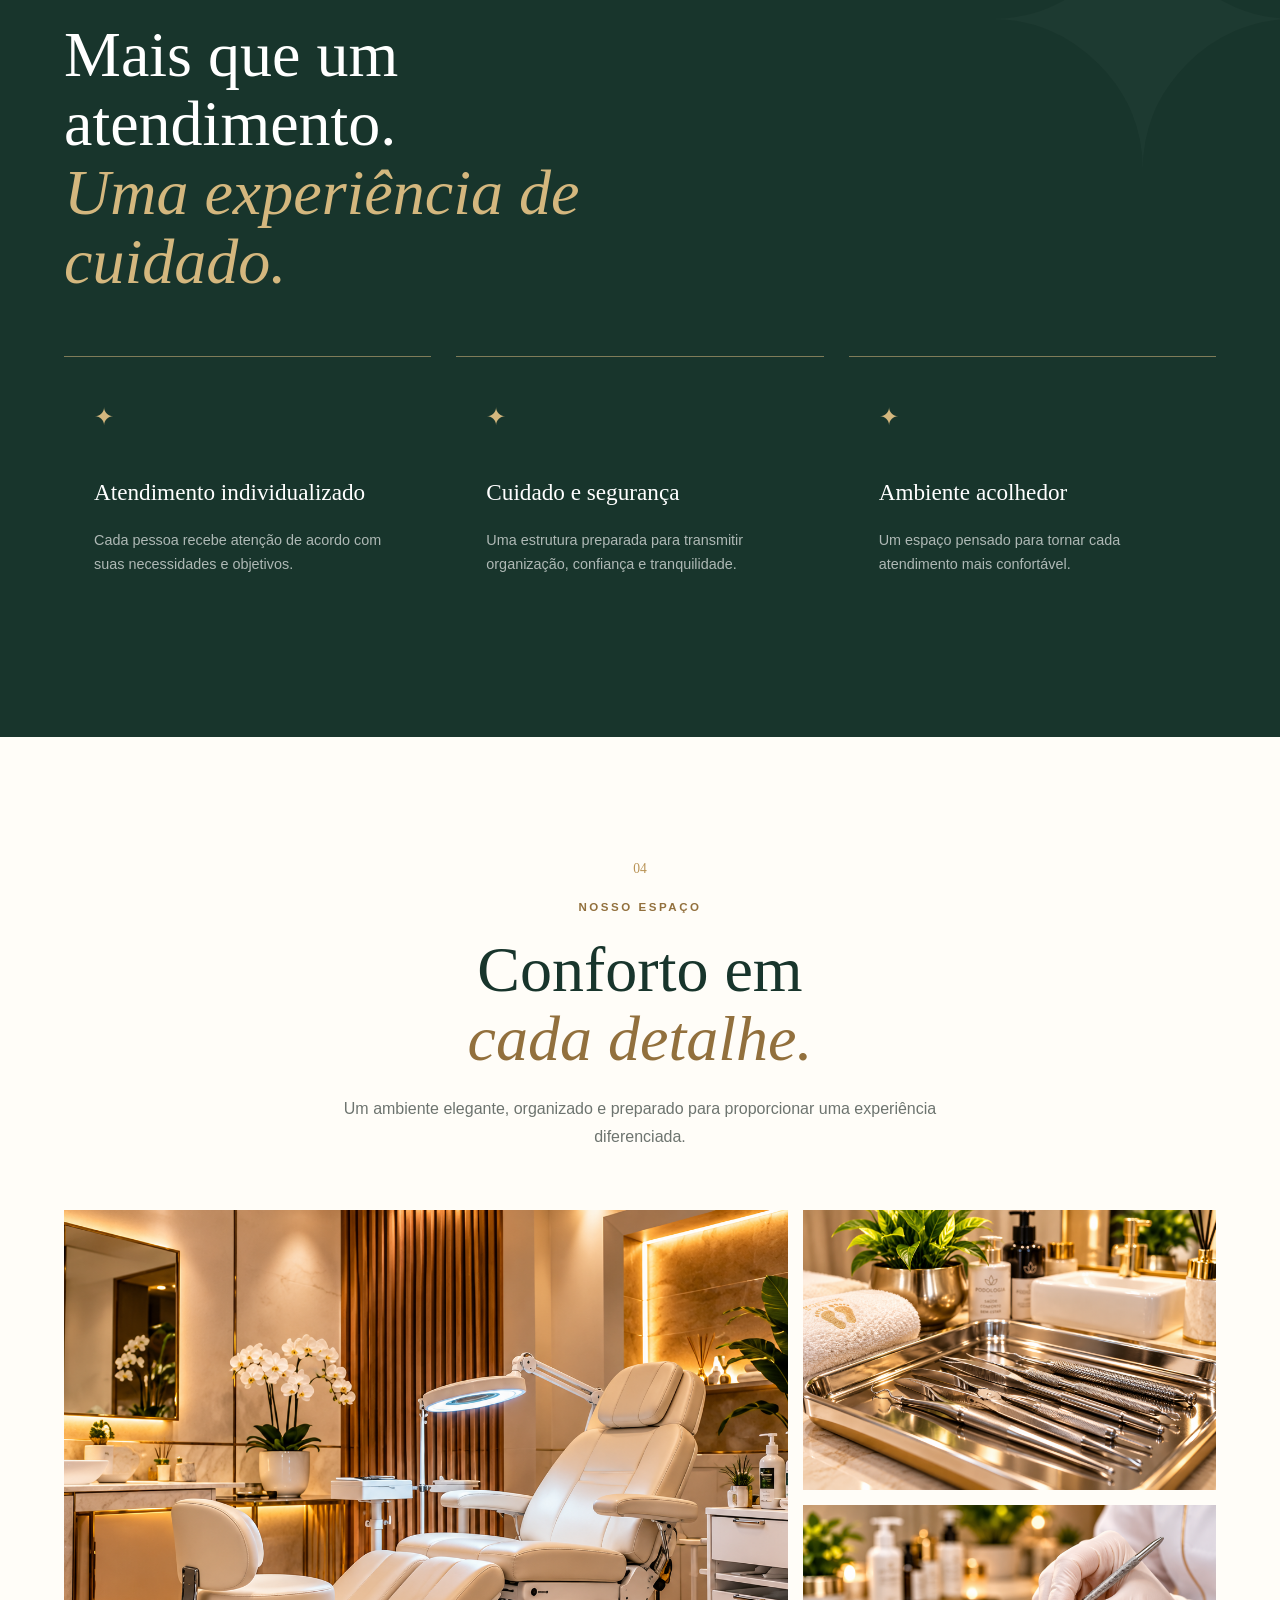
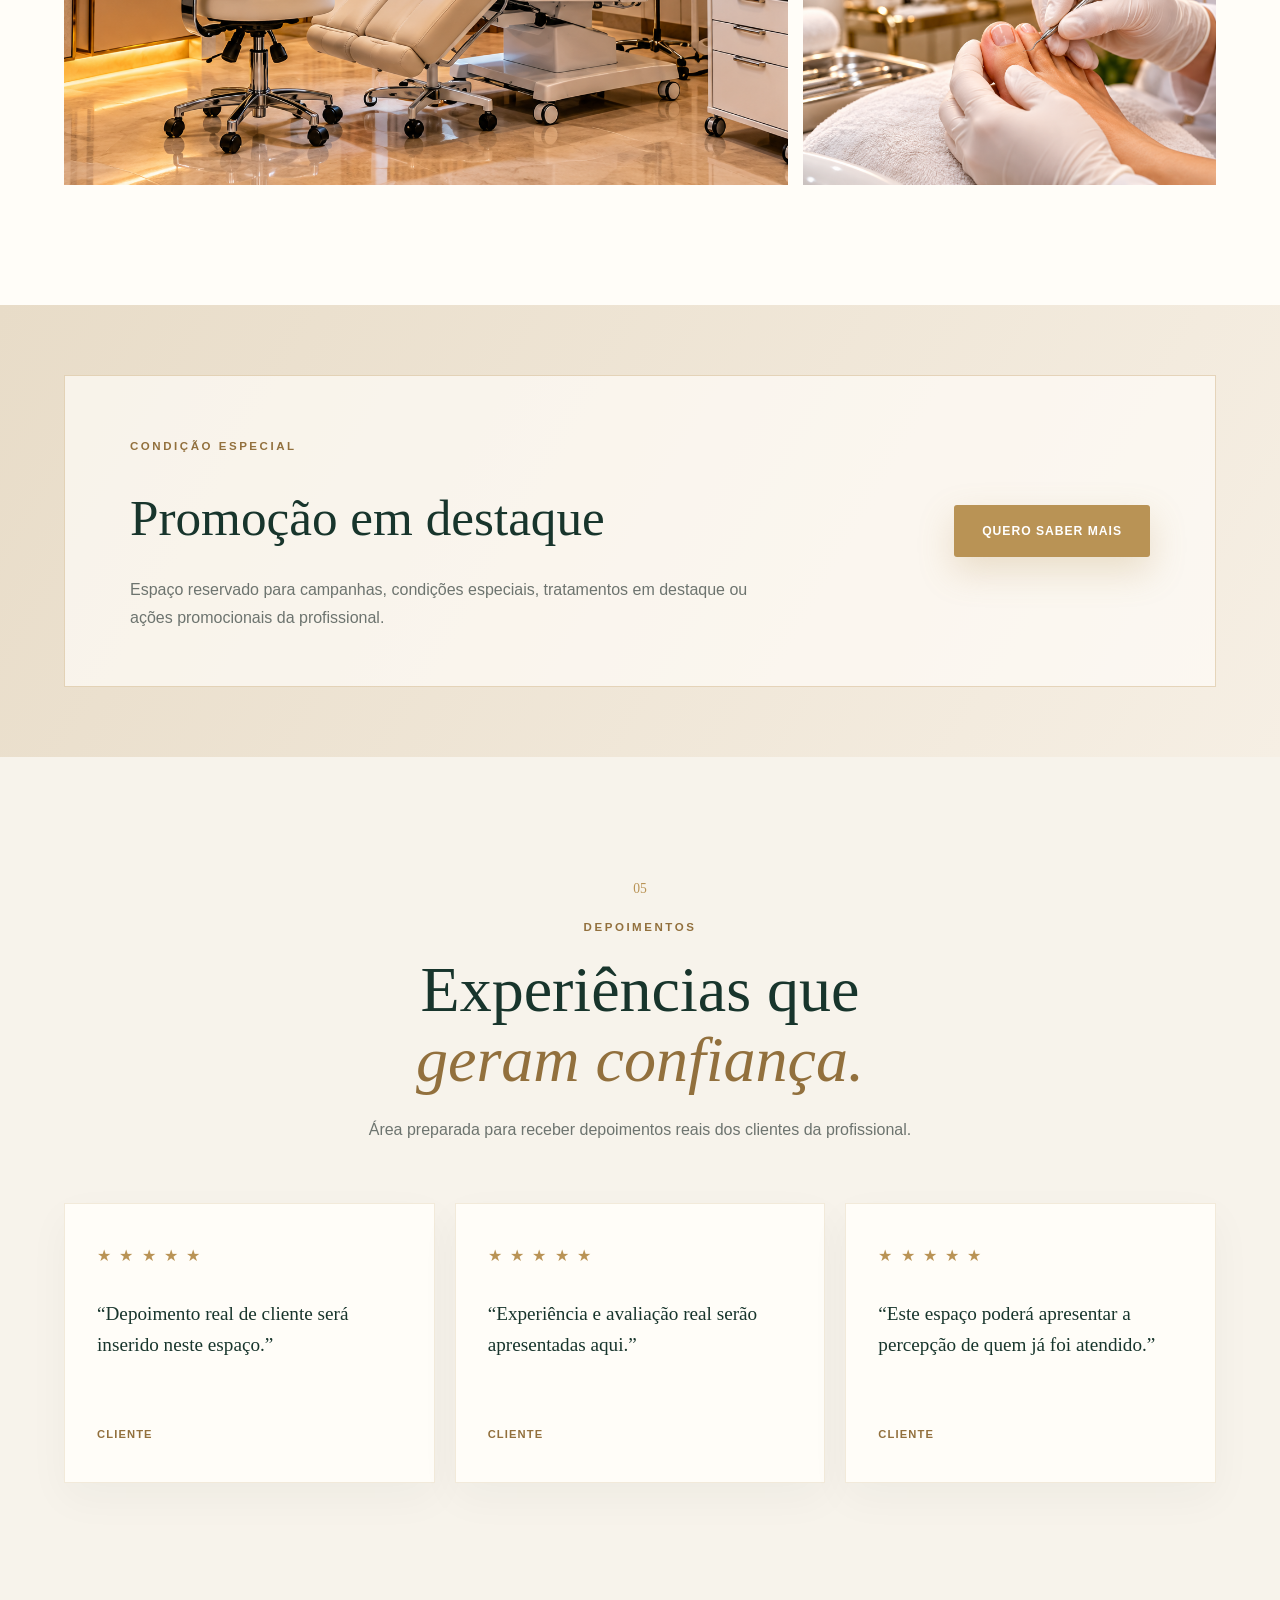
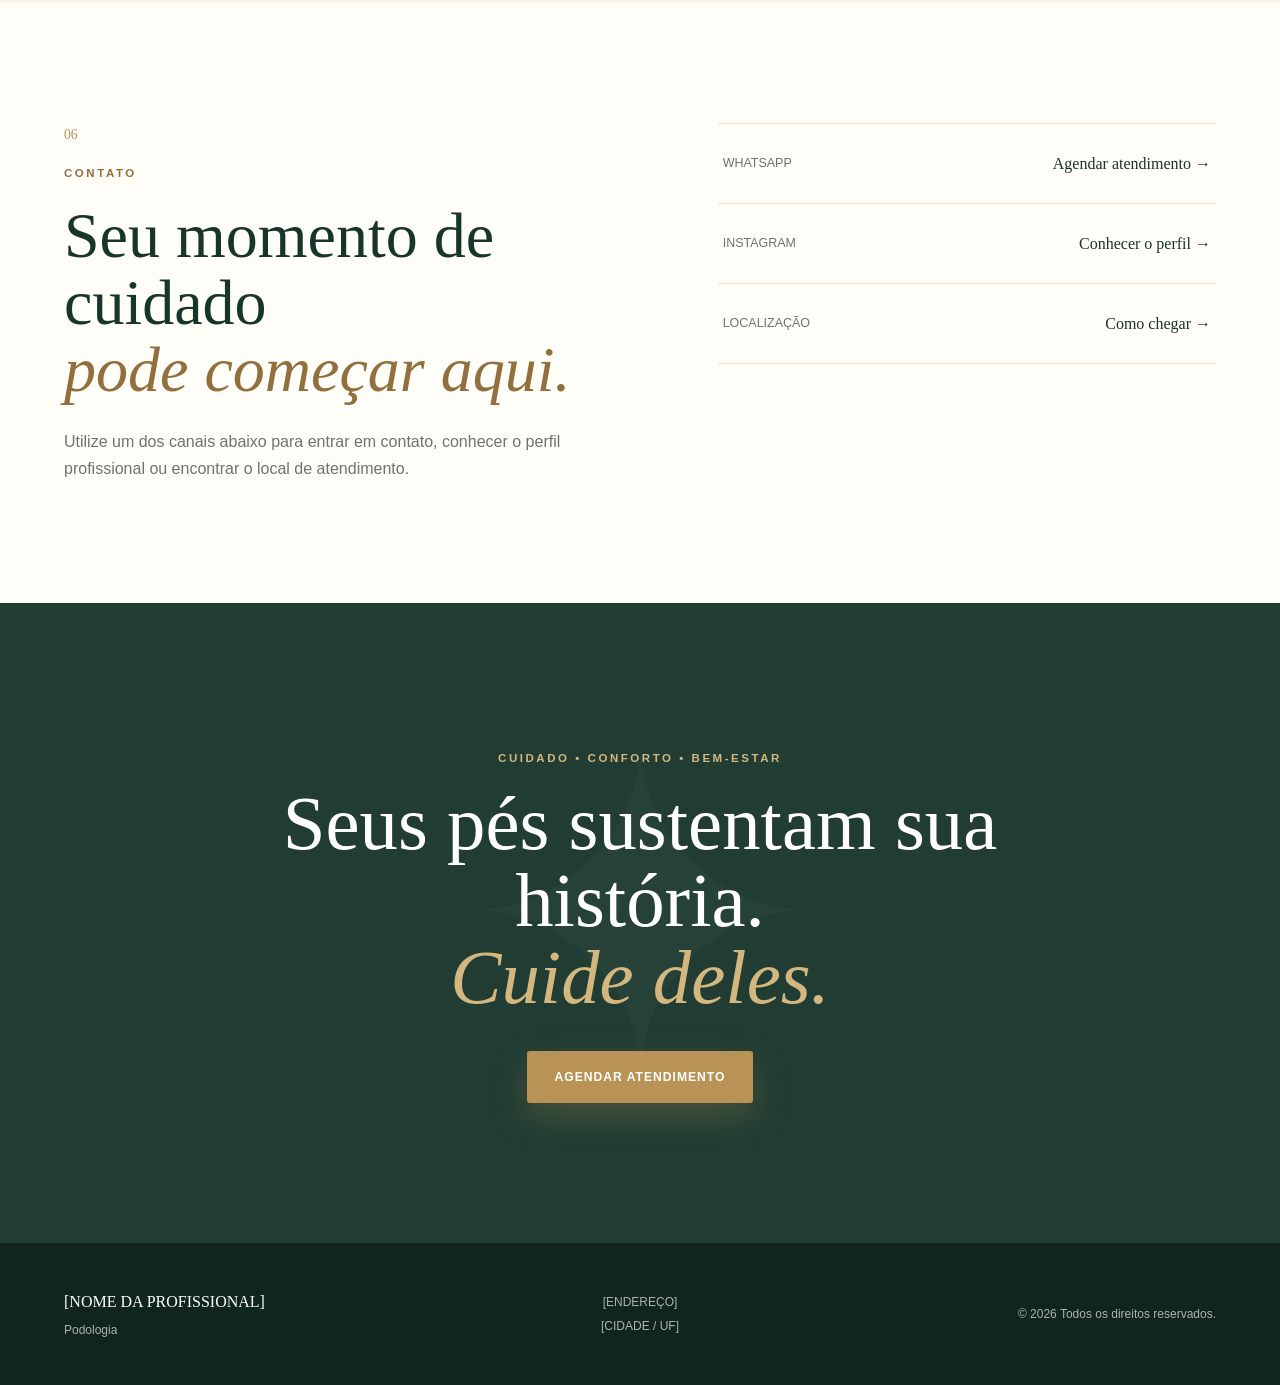
<file: projetos/12-PROJETO-PODOLOGIA1/index.html>
<!DOCTYPE html>
<html lang="pt-BR">

<head>
    <meta charset="UTF-8">

    <meta
        name="viewport"
        content="width=device-width, initial-scale=1.0"
    >

    <meta
        name="description"
        content="Projeto demonstrativo de site premium para profissional de podologia."
    >

    <title>Podologia Premium | Cuidado, Saúde e Bem-Estar</title>

    <link rel="stylesheet" href="style.css">
</head>


<body>


    <!-- =====================================================
         HEADER
         ===================================================== -->

    <header class="header">

        <div class="container header-container">

            <a href="#inicio" class="brand">

                <span class="brand-symbol">✦</span>

                <div>
                    <strong>[NOME DA PROFISSIONAL]</strong>
                    <small>PODOLOGIA • SAÚDE • BEM-ESTAR</small>
                </div>

            </a>


            <nav class="nav" id="nav">

                <a href="#inicio">Início</a>

                <a href="#sobre">Sobre</a>

                <a href="#servicos">Tratamentos</a>

                <a href="#espaco">Espaço</a>

                <a href="#promocao">Promoção</a>

                <a href="#depoimentos">Depoimentos</a>

                <a href="#contato">Contato</a>

            </nav>


            <button
                class="btn btn-header whatsapp-button"
                type="button"
            >
                Agendar atendimento
            </button>


            <button
                class="menu-toggle"
                id="menuToggle"
                type="button"
                aria-label="Abrir menu"
                aria-expanded="false"
            >
                ☰
            </button>

        </div>

    </header>



    <main>


        <!-- =====================================================
             HERO
             ===================================================== -->

        <section class="hero" id="inicio">

            <div class="container hero-grid">


                <div class="hero-content">

                    <span class="eyebrow">
                        PODOLOGIA ESPECIALIZADA
                    </span>


                    <h1>
                        Seus pés merecem
                        <em>um cuidado excepcional.</em>
                    </h1>


                    <p class="hero-description">
                        Atendimento profissional de podologia
                        em um ambiente pensado para proporcionar
                        conforto, segurança e uma experiência
                        diferenciada em cada detalhe.
                    </p>


                    <div class="hero-actions">

                        <button
                            class="btn btn-primary whatsapp-button"
                            type="button"
                        >
                            Agendar atendimento
                        </button>


                        <a
                            href="#servicos"
                            class="btn btn-secondary"
                        >
                            Conhecer tratamentos
                        </a>

                    </div>


                    <div class="hero-highlights">

                        <div>
                            <strong>Atendimento</strong>
                            <span>Personalizado</span>
                        </div>

                        <div>
                            <strong>Ambiente</strong>
                            <span>Confortável</span>
                        </div>

                        <div>
                            <strong>Cuidado</strong>
                            <span>Profissional</span>
                        </div>

                    </div>

                </div>



                <!-- IMAGEM 01 -->

                <div class="hero-image">

                    <img
                        src="images/podologia-hero.png"
                        alt="Atendimento profissional de podologia"
                    >

                    <div class="floating-card">

                        <span>✦</span>

                        <div>
                            <strong>Cuidado especializado</strong>
                            <small>
                                Saúde, conforto e bem-estar
                            </small>
                        </div>

                    </div>

                </div>


            </div>

        </section>



        <!-- =====================================================
             SOBRE
             ===================================================== -->

        <section class="section about" id="sobre">

            <div class="container about-grid">


                <!-- IMAGEM 02 -->

                <div class="hero-image">

                    <img
                        src="images/atendimento-podologico.png"
                        alt="Procedimento profissional de podologia"
                        loading="lazy"
                    >

                </div>



                <div class="about-content">

                    <span class="section-number">
                        01
                    </span>

                    <span class="eyebrow">
                        SOBRE A PROFISSIONAL
                    </span>


                    <h2
                        style="
                            font-family: Georgia, serif;
                            font-size: clamp(2.3rem, 5vw, 4rem);
                            font-weight: 400;
                            line-height: 1.08;
                            color: var(--green-dark);
                            margin-bottom: 30px;
                        "
                    >
                        Técnica, cuidado
                        <em
                            style="
                                display:block;
                                color:var(--gold-dark);
                                font-weight:400;
                            "
                        >
                            e atenção aos detalhes.
                        </em>
                    </h2>


                    <p class="lead">
                        Cada atendimento é pensado para oferecer
                        uma experiência individualizada, respeitando
                        as necessidades de cada pessoa.
                    </p>


                    <p>
                        Este espaço está preparado para apresentar
                        a trajetória, formação, especializações e
                        diferenciais da profissional de maneira
                        elegante e profissional.
                    </p>


                    <div class="professional-data">

                        <span>[REGISTRO PROFISSIONAL]</span>

                        <span>[FORMAÇÃO]</span>

                        <span>[ESPECIALIZAÇÕES]</span>

                    </div>

                </div>


            </div>

        </section>



        <!-- =====================================================
             SERVIÇOS
             ===================================================== -->

        <section class="section services" id="servicos">

            <div class="container">


                <div class="section-heading">

                    <span class="section-number">
                        02
                    </span>

                    <span class="eyebrow">
                        TRATAMENTOS
                    </span>


                    <h2>
                        Cuidado completo
                        <em>para os seus pés.</em>
                    </h2>


                    <p>
                        Os serviços abaixo são demonstrativos
                        e poderão ser adaptados aos procedimentos
                        realmente oferecidos pela profissional.
                    </p>

                </div>



                <div class="services-grid">


                    <article class="service-card">

                        <span>01</span>

                        <h3>Podologia Preventiva</h3>

                        <p>
                            Cuidados voltados à manutenção da
                            saúde dos pés e prevenção de alterações.
                        </p>

                    </article>



                    <article class="service-card">

                        <span>02</span>

                        <h3>Cuidados com as Unhas</h3>

                        <p>
                            Atendimento técnico e cuidadoso
                            para promover conforto e bem-estar.
                        </p>

                    </article>



                    <article class="service-card">

                        <span>03</span>

                        <h3>Calos e Calosidades</h3>

                        <p>
                            Avaliação e cuidados especializados
                            de acordo com cada necessidade.
                        </p>

                    </article>



                    <article class="service-card">

                        <span>04</span>

                        <h3>Hidratação dos Pés</h3>

                        <p>
                            Protocolos de cuidado destinados
                            à hidratação e ao conforto da pele.
                        </p>

                    </article>



                    <article class="service-card">

                        <span>05</span>

                        <h3>Avaliação Podológica</h3>

                        <p>
                            Atendimento individualizado para
                            compreender as necessidades de cada cliente.
                        </p>

                    </article>



                    <article class="service-card">

                        <span>06</span>

                        <h3>Atendimento Personalizado</h3>

                        <p>
                            Uma experiência planejada de acordo
                            com as características de cada pessoa.
                        </p>

                    </article>


                </div>

            </div>

        </section>



        <!-- =====================================================
             EXPERIÊNCIA PREMIUM
             ===================================================== -->

        <section class="section experience">

            <div class="container">


                <div class="section-heading">

                    <span class="section-number">
                        03
                    </span>

                    <span class="eyebrow">
                        EXPERIÊNCIA
                    </span>


                    <h2>
                        Mais que um atendimento.
                        <em>Uma experiência de cuidado.</em>
                    </h2>

                </div>



                <div class="experience-grid">


                    <article>

                        <span>✦</span>

                        <h3>Atendimento individualizado</h3>

                        <p>
                            Cada pessoa recebe atenção de acordo
                            com suas necessidades e objetivos.
                        </p>

                    </article>



                    <article>

                        <span>✦</span>

                        <h3>Cuidado e segurança</h3>

                        <p>
                            Uma estrutura preparada para transmitir
                            organização, confiança e tranquilidade.
                        </p>

                    </article>



                    <article>

                        <span>✦</span>

                        <h3>Ambiente acolhedor</h3>

                        <p>
                            Um espaço pensado para tornar cada
                            atendimento mais confortável.
                        </p>

                    </article>


                </div>

            </div>

        </section>



        <!-- =====================================================
             ESPAÇO / GALERIA
             ===================================================== -->

        <section class="section clinic" id="espaco">

            <div class="container">


                <div class="section-heading center">

                    <span class="section-number">
                        04
                    </span>

                    <span class="eyebrow">
                        NOSSO ESPAÇO
                    </span>


                    <h2>
                        Conforto em
                        <em>cada detalhe.</em>
                    </h2>


                    <p>
                        Um ambiente elegante, organizado e preparado
                        para proporcionar uma experiência diferenciada.
                    </p>

                </div>



                <div class="gallery">


                    <!-- IMAGEM 03 -->

                    <div class="gallery-placeholder large">

                        <img
                            src="images/consultorio-premium.png"
                            alt="Consultório premium de podologia"
                            loading="lazy"
                        >

                    </div>



                    <!-- IMAGEM 04 -->

                    <div class="gallery-placeholder">

                        <img
                            src="images/instrumentos-podologia.png"
                            alt="Instrumentos profissionais de podologia"
                            loading="lazy"
                        >

                    </div>



                    <!-- REUTILIZAÇÃO ARTÍSTICA -->

                    <div class="gallery-placeholder">

                        <img
                            src="images/atendimento-podologico.png"
                            alt="Atendimento especializado de podologia"
                            loading="lazy"
                        >

                    </div>


                </div>

            </div>

        </section>



        <!-- =====================================================
             PROMOÇÃO
             ===================================================== -->

        <section
            class="promotion"
            id="promocao"
        >

            <div class="container">

                <div class="promotion-box">


                    <div>

                        <span class="eyebrow">
                            CONDIÇÃO ESPECIAL
                        </span>


                        <h2>
                            Promoção em destaque
                        </h2>


                        <p>
                            Espaço reservado para campanhas,
                            condições especiais, tratamentos em
                            destaque ou ações promocionais da profissional.
                        </p>

                    </div>


                    <button
                        class="btn btn-gold whatsapp-button"
                        type="button"
                    >
                        Quero saber mais
                    </button>


                </div>

            </div>

        </section>



        <!-- =====================================================
             DEPOIMENTOS
             ===================================================== -->

        <section
            class="section testimonials"
            id="depoimentos"
        >

            <div class="container">


                <div class="section-heading center">

                    <span class="section-number">
                        05
                    </span>

                    <span class="eyebrow">
                        DEPOIMENTOS
                    </span>


                    <h2>
                        Experiências que
                        <em>geram confiança.</em>
                    </h2>


                    <p>
                        Área preparada para receber depoimentos
                        reais dos clientes da profissional.
                    </p>

                </div>



                <div class="testimonials-grid">


                    <article class="testimonial-placeholder">

                        <div class="stars">
                            ★ ★ ★ ★ ★
                        </div>

                        <p>
                            “Depoimento real de cliente será
                            inserido neste espaço.”
                        </p>

                        <strong>
                            CLIENTE
                        </strong>

                    </article>



                    <article class="testimonial-placeholder">

                        <div class="stars">
                            ★ ★ ★ ★ ★
                        </div>

                        <p>
                            “Experiência e avaliação real serão
                            apresentadas aqui.”
                        </p>

                        <strong>
                            CLIENTE
                        </strong>

                    </article>



                    <article class="testimonial-placeholder">

                        <div class="stars">
                            ★ ★ ★ ★ ★
                        </div>

                        <p>
                            “Este espaço poderá apresentar a
                            percepção de quem já foi atendido.”
                        </p>

                        <strong>
                            CLIENTE
                        </strong>

                    </article>


                </div>

            </div>

        </section>



        <!-- =====================================================
             CONTATO
             ===================================================== -->

        <section
            class="section contact"
            id="contato"
        >

            <div class="container contact-grid">


                <div>

                    <span class="section-number">
                        06
                    </span>

                    <span class="eyebrow">
                        CONTATO
                    </span>


                    <h2>
                        Seu momento de cuidado
                        <em>pode começar aqui.</em>
                    </h2>


                    <p>
                        Utilize um dos canais abaixo para entrar
                        em contato, conhecer o perfil profissional
                        ou encontrar o local de atendimento.
                    </p>

                </div>



                <div class="contact-actions">


                    <!-- WHATSAPP -->

                    <button
                        class="contact-card whatsapp-button"
                        type="button"
                    >

                        <span>
                            WHATSAPP
                        </span>

                        <strong>
                            Agendar atendimento →
                        </strong>

                    </button>



                    <!-- INSTAGRAM -->

                    <a
                        href="#"
                        class="contact-card instagram-link"
                    >

                        <span>
                            INSTAGRAM
                        </span>

                        <strong>
                            Conhecer o perfil →
                        </strong>

                    </a>



                    <!-- LOCALIZAÇÃO -->

                    <a
                        href="#"
                        class="contact-card location-link"
                    >

                        <span>
                            LOCALIZAÇÃO
                        </span>

                        <strong>
                            Como chegar →
                        </strong>

                    </a>


                </div>

            </div>

        </section>



        <!-- =====================================================
             CTA FINAL
             ===================================================== -->

        <section class="final-cta">

            <div class="container">

                <span class="eyebrow">
                    CUIDADO • CONFORTO • BEM-ESTAR
                </span>


                <h2>
                    Seus pés sustentam sua história.
                    <em>Cuide deles.</em>
                </h2>


                <button
                    class="btn btn-gold whatsapp-button"
                    type="button"
                >
                    Agendar atendimento
                </button>

            </div>

        </section>


    </main>



    <!-- =====================================================
         FOOTER
         ===================================================== -->

    <footer class="footer">

        <div class="container footer-content">


            <div>

                <strong>
                    [NOME DA PROFISSIONAL]
                </strong>

                <span>
                    Podologia
                </span>

            </div>



            <div>

                <span>
                    [ENDEREÇO]
                </span>

                <span>
                    [CIDADE / UF]
                </span>

            </div>



            <div>

                <span>
                    © <span id="currentYear"></span>
                    Todos os direitos reservados.
                </span>

            </div>


        </div>

    </footer>



    <!-- =====================================================
         WHATSAPP FLUTUANTE
         ===================================================== -->

    <button
        class="floating-whatsapp whatsapp-button"
        type="button"
        aria-label="Entrar em contato pelo WhatsApp"
    >
        WhatsApp
    </button>



    <!-- =====================================================
         JAVASCRIPT
         ===================================================== -->

    <script src="main.js"></script>


</body>

</html>
</file>
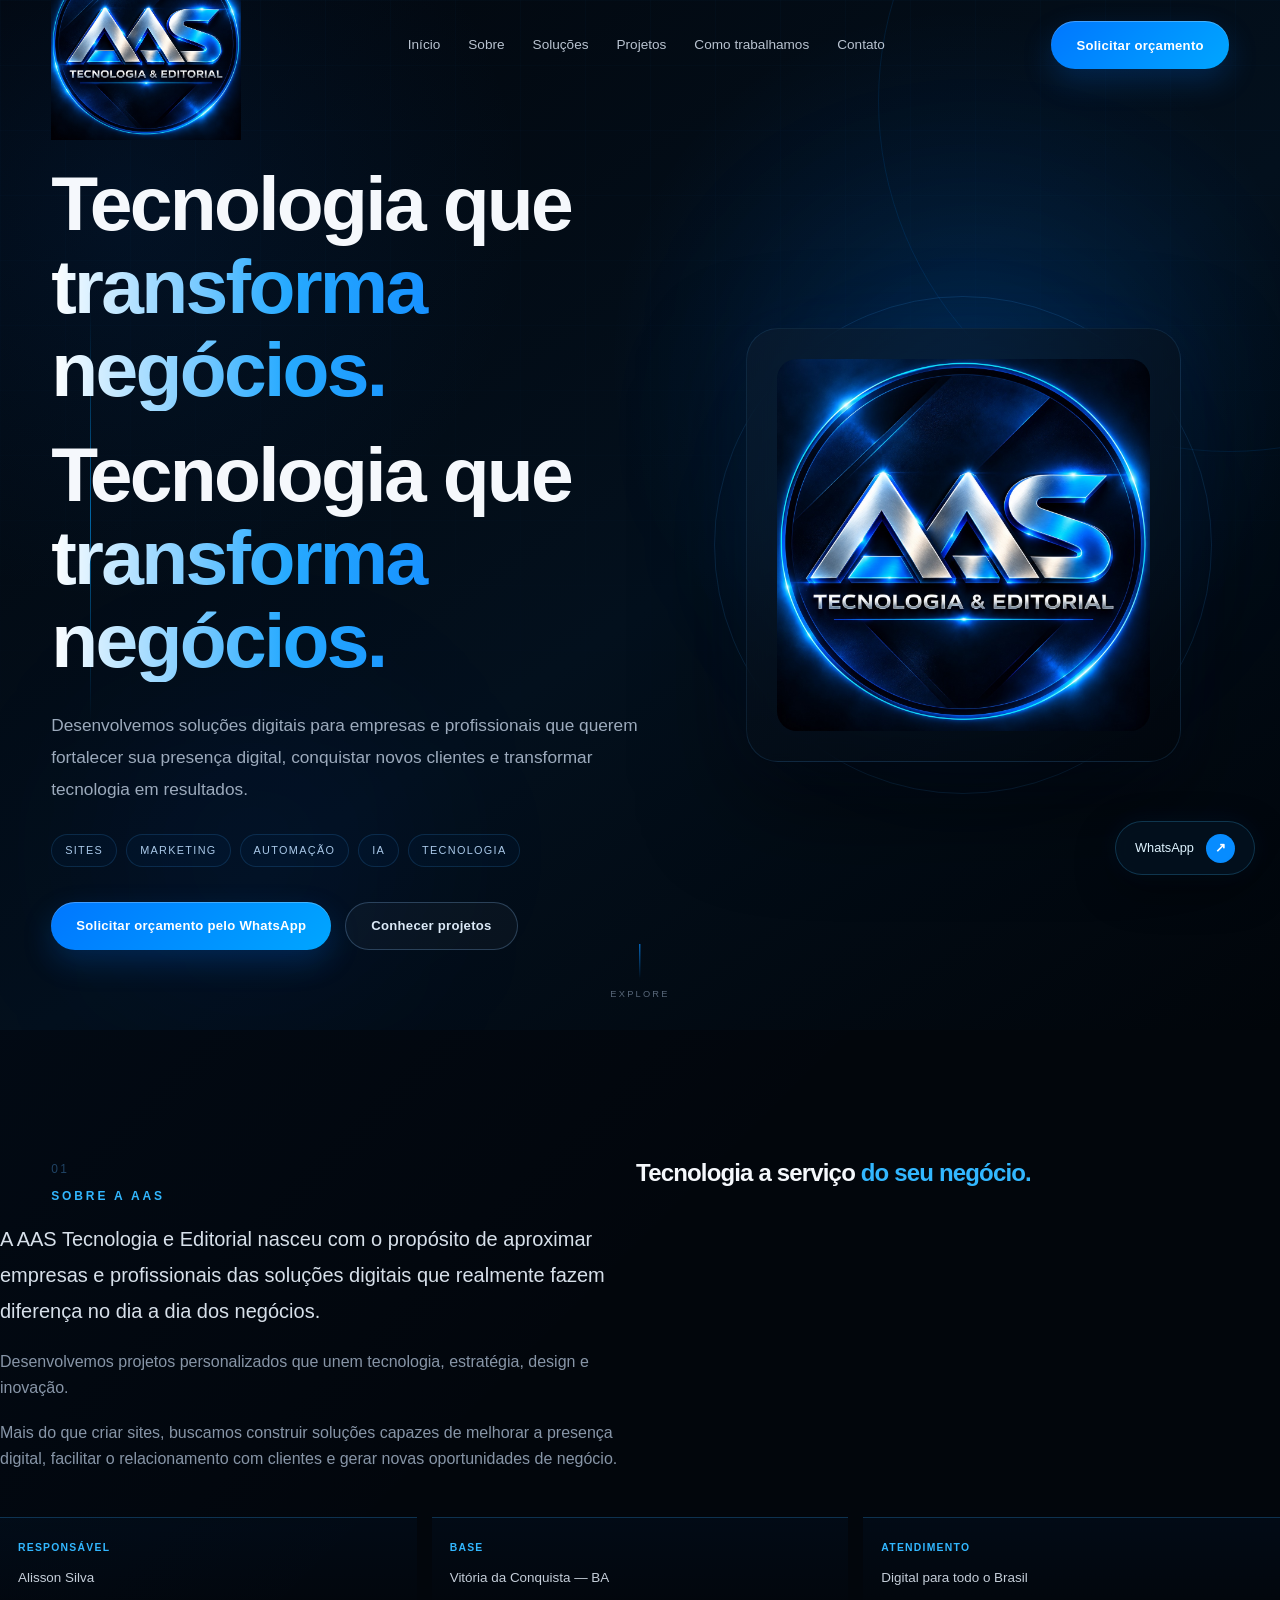
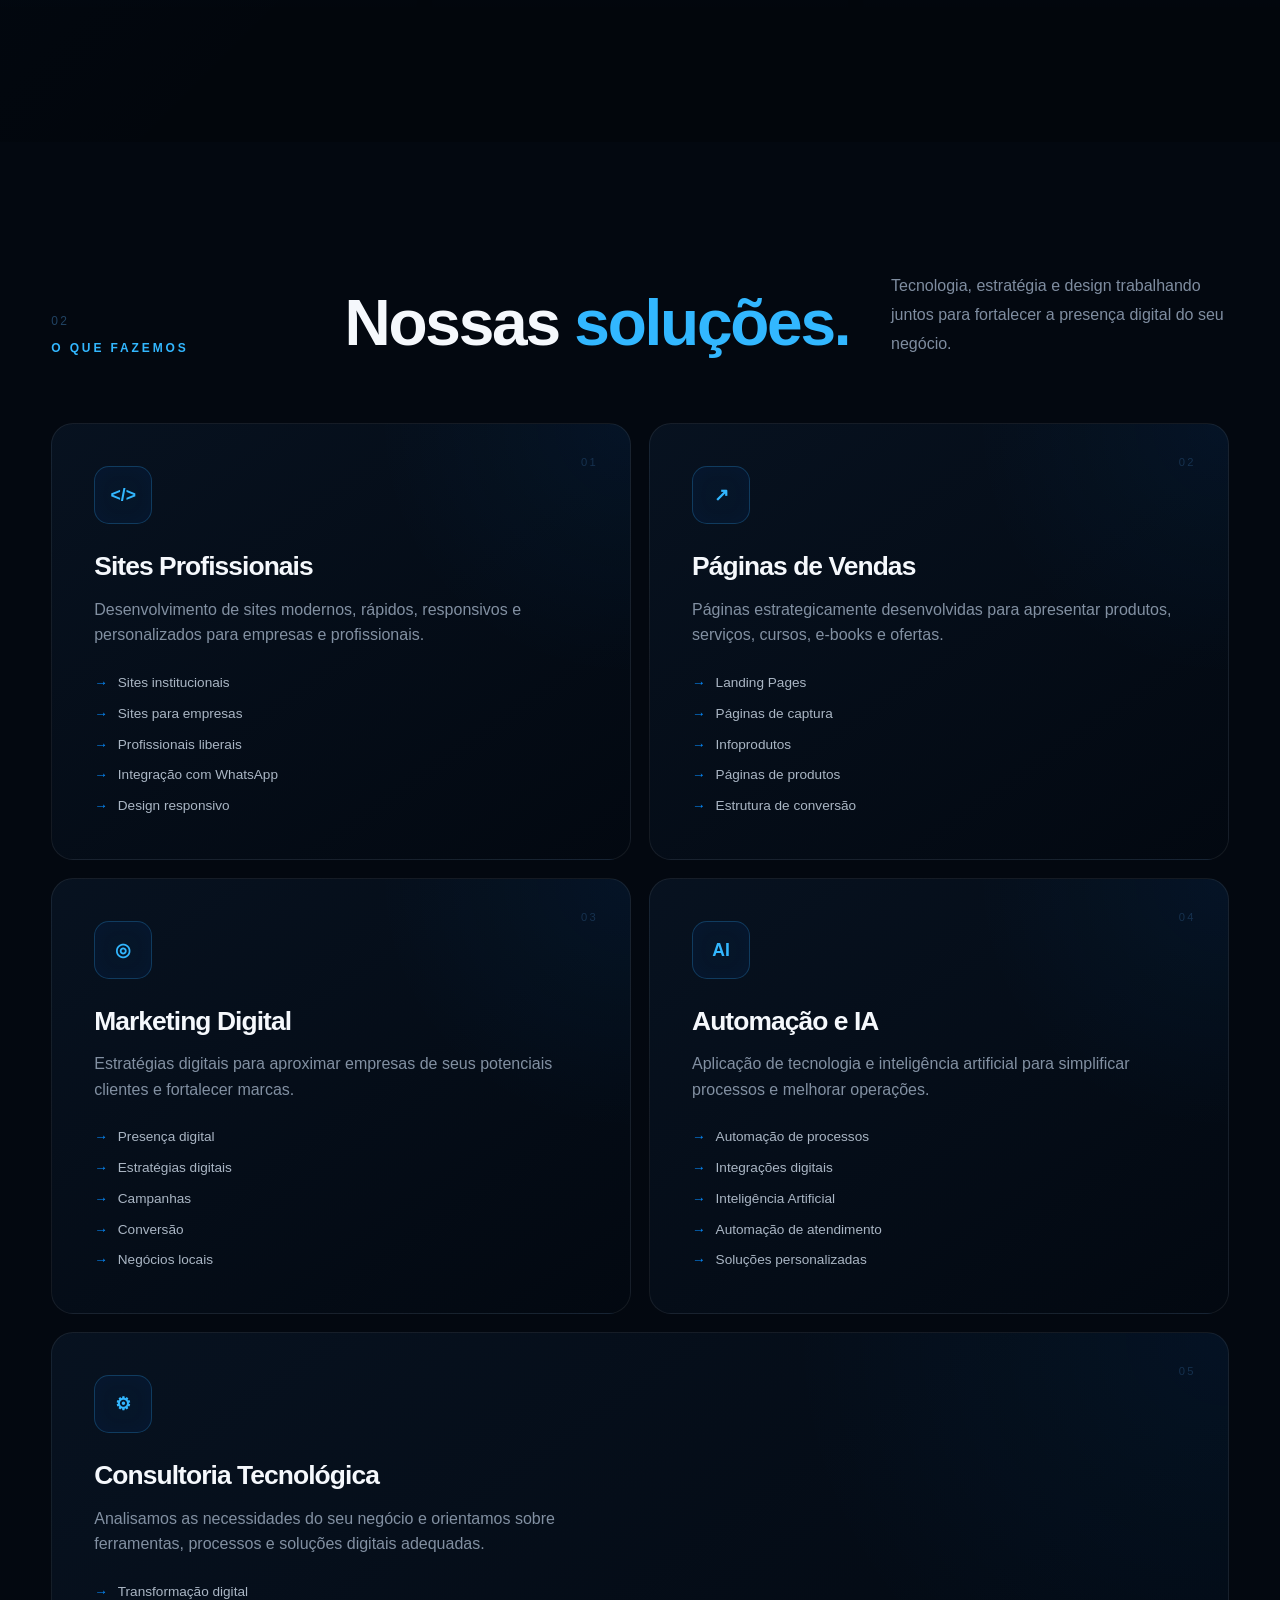
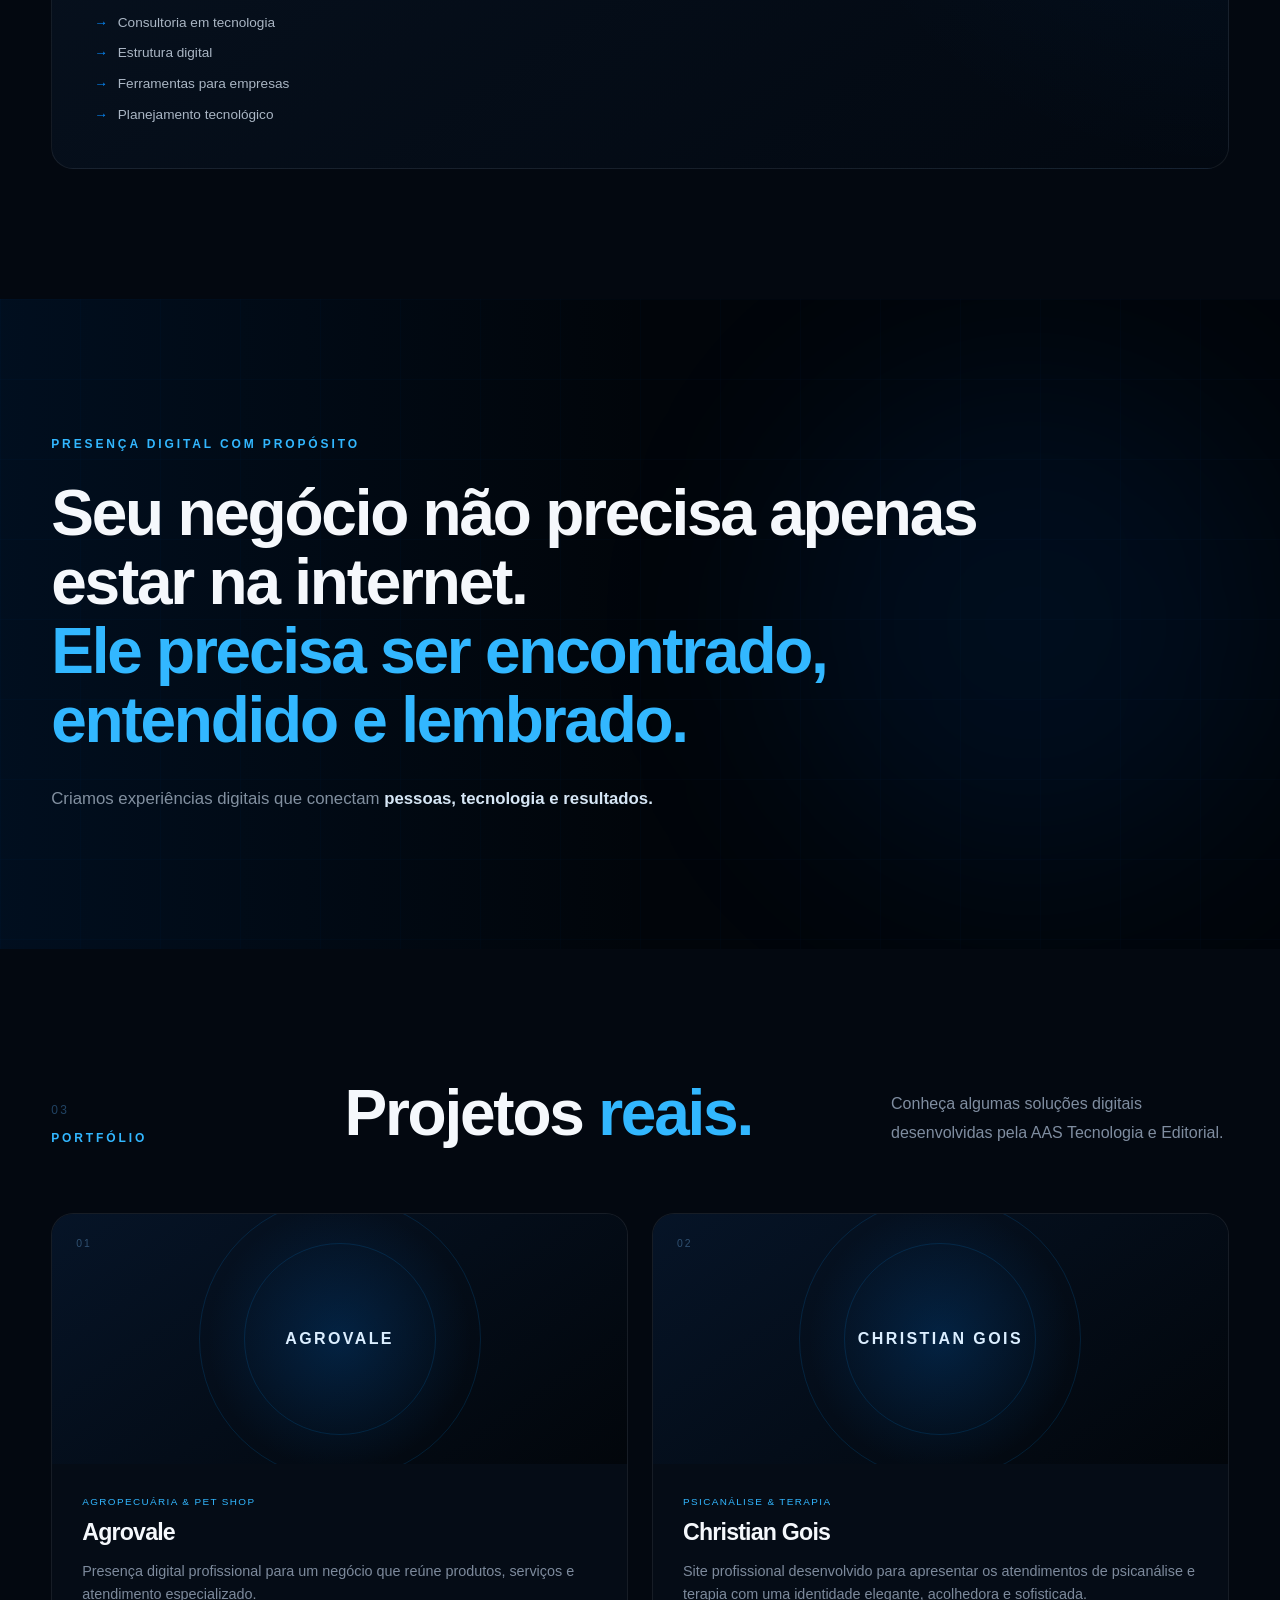
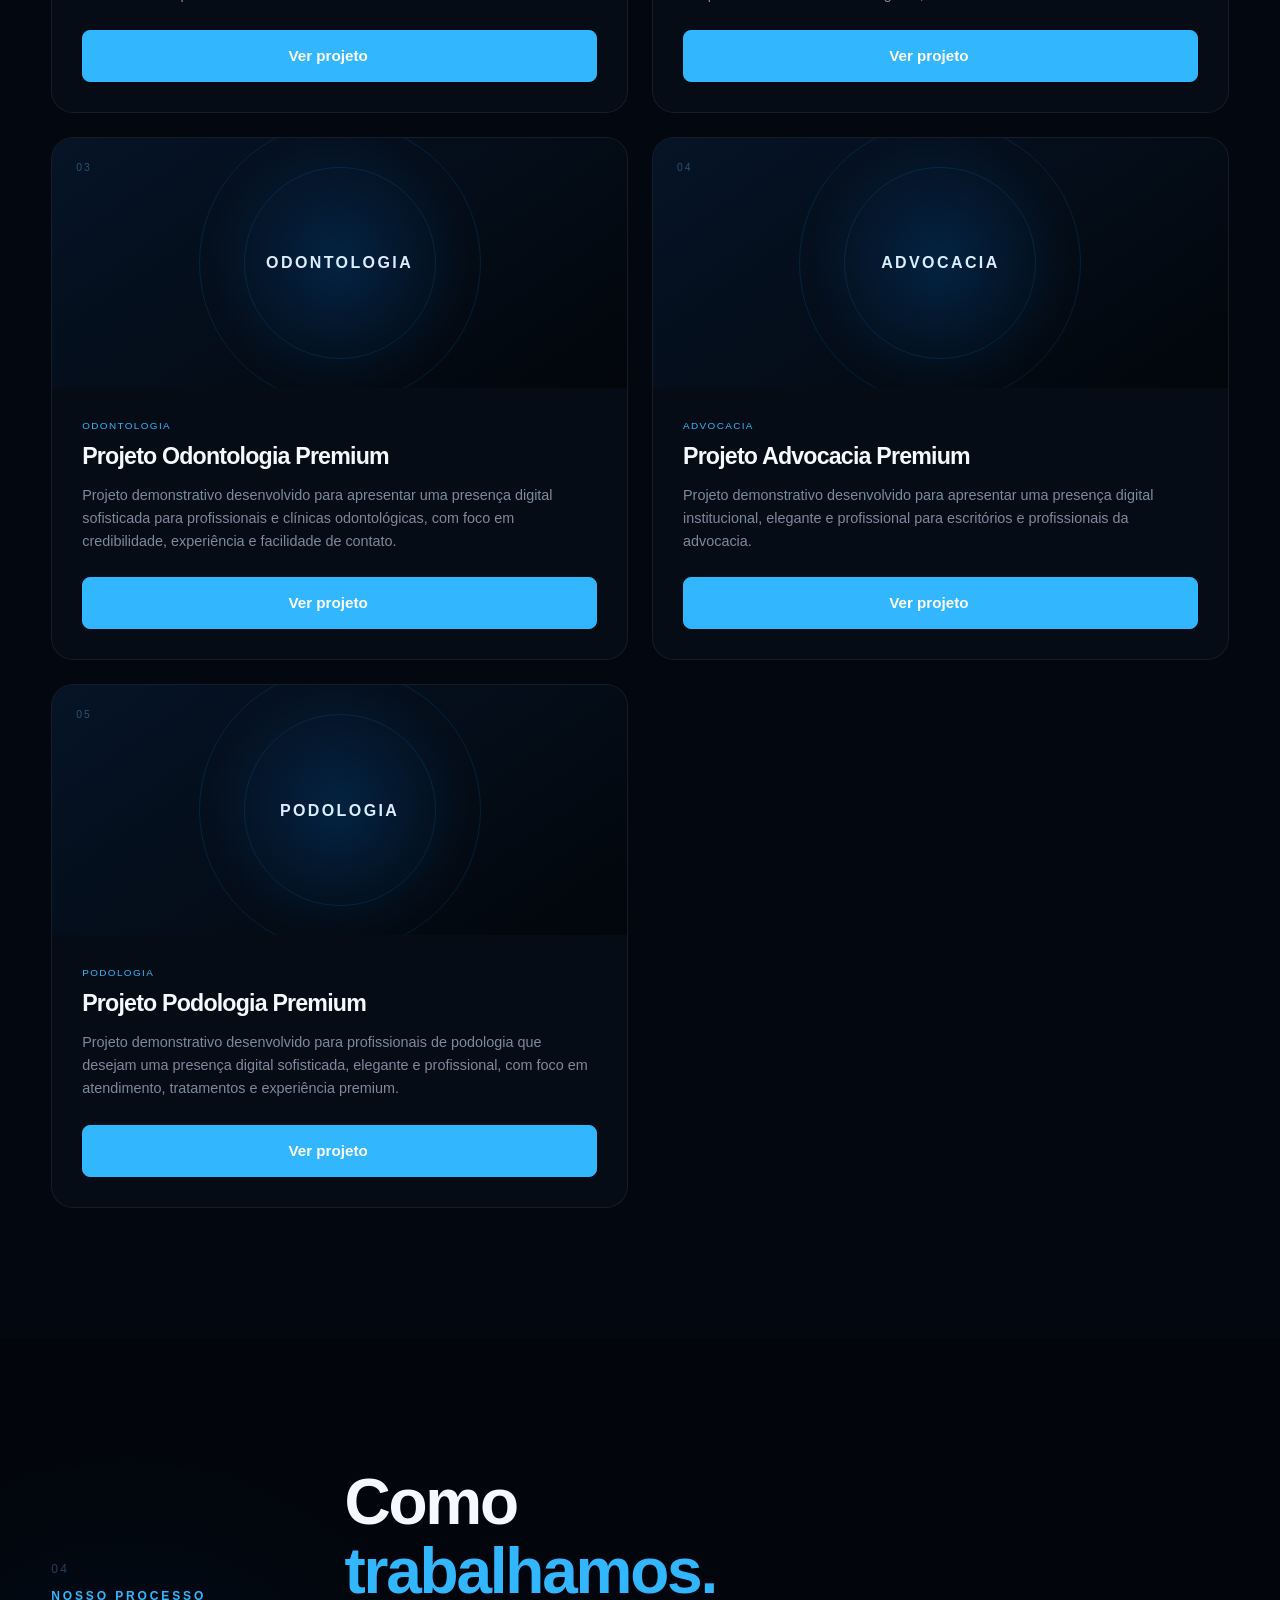
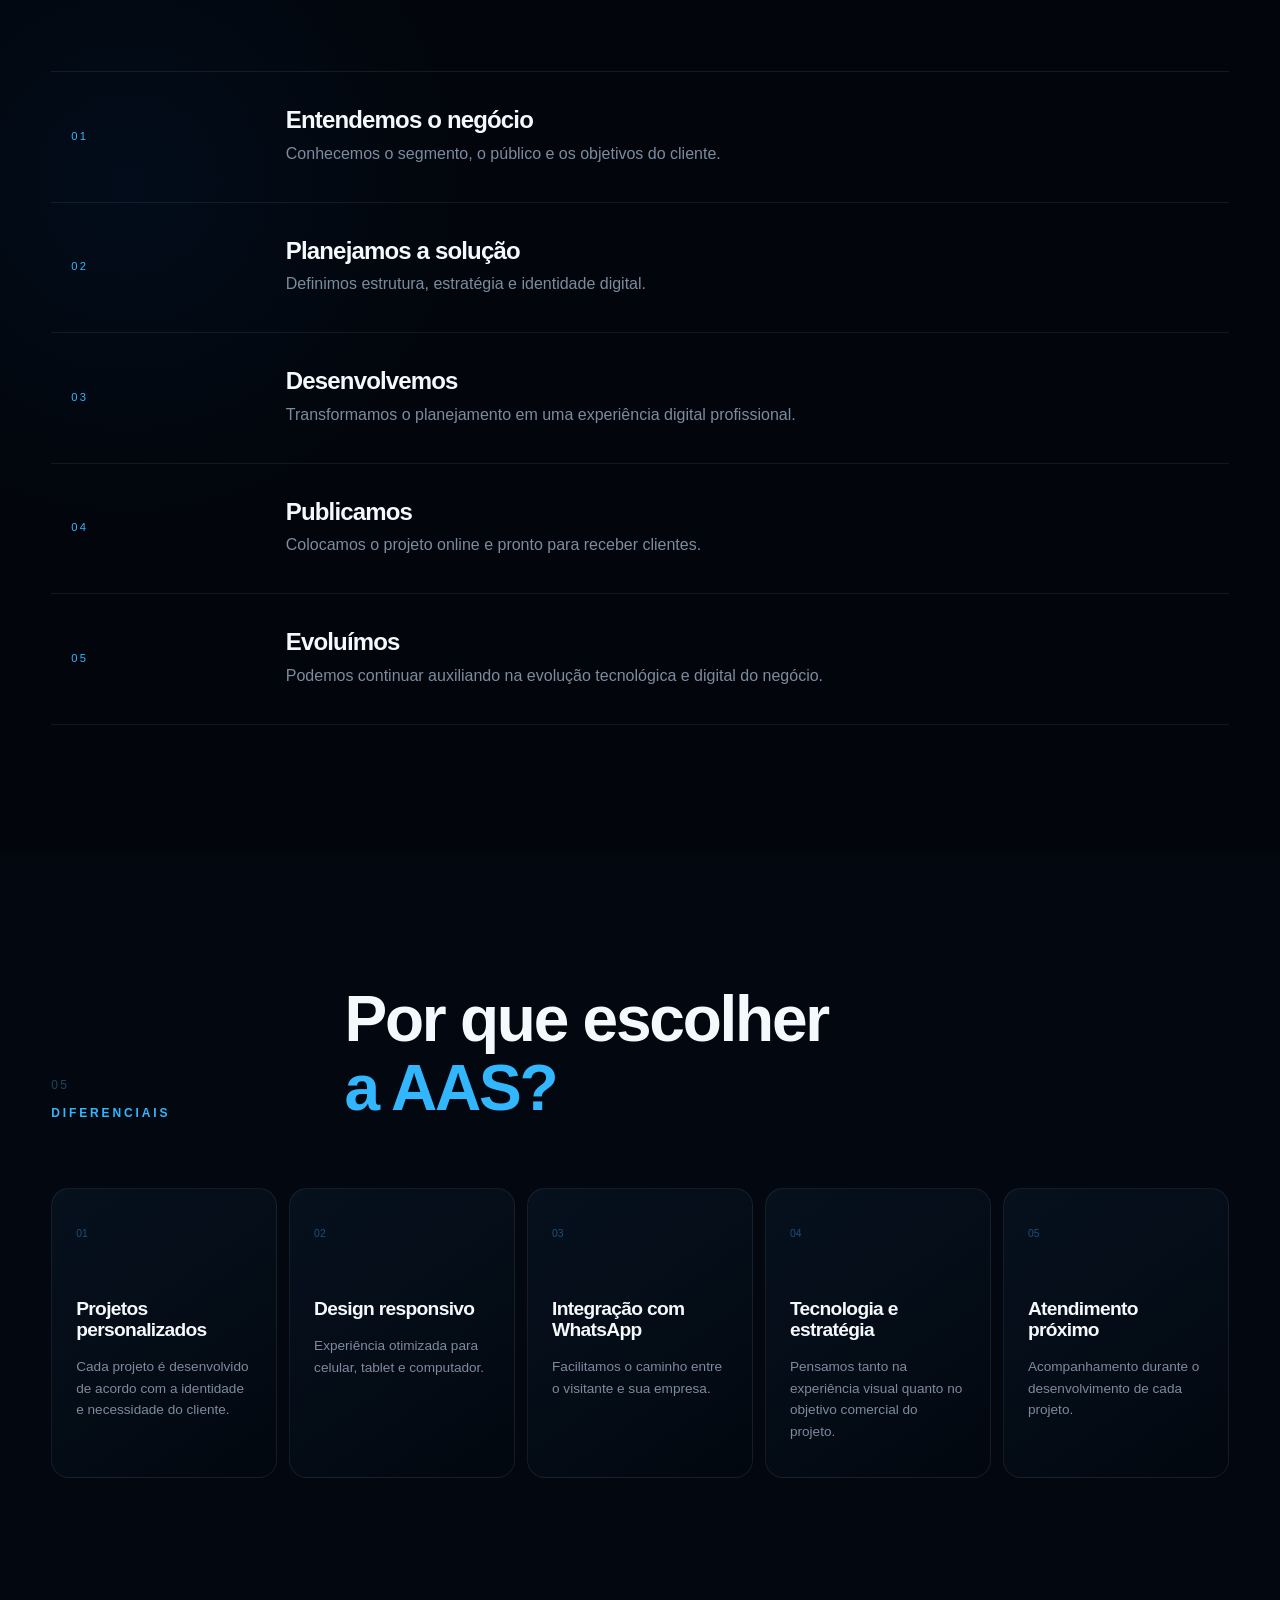
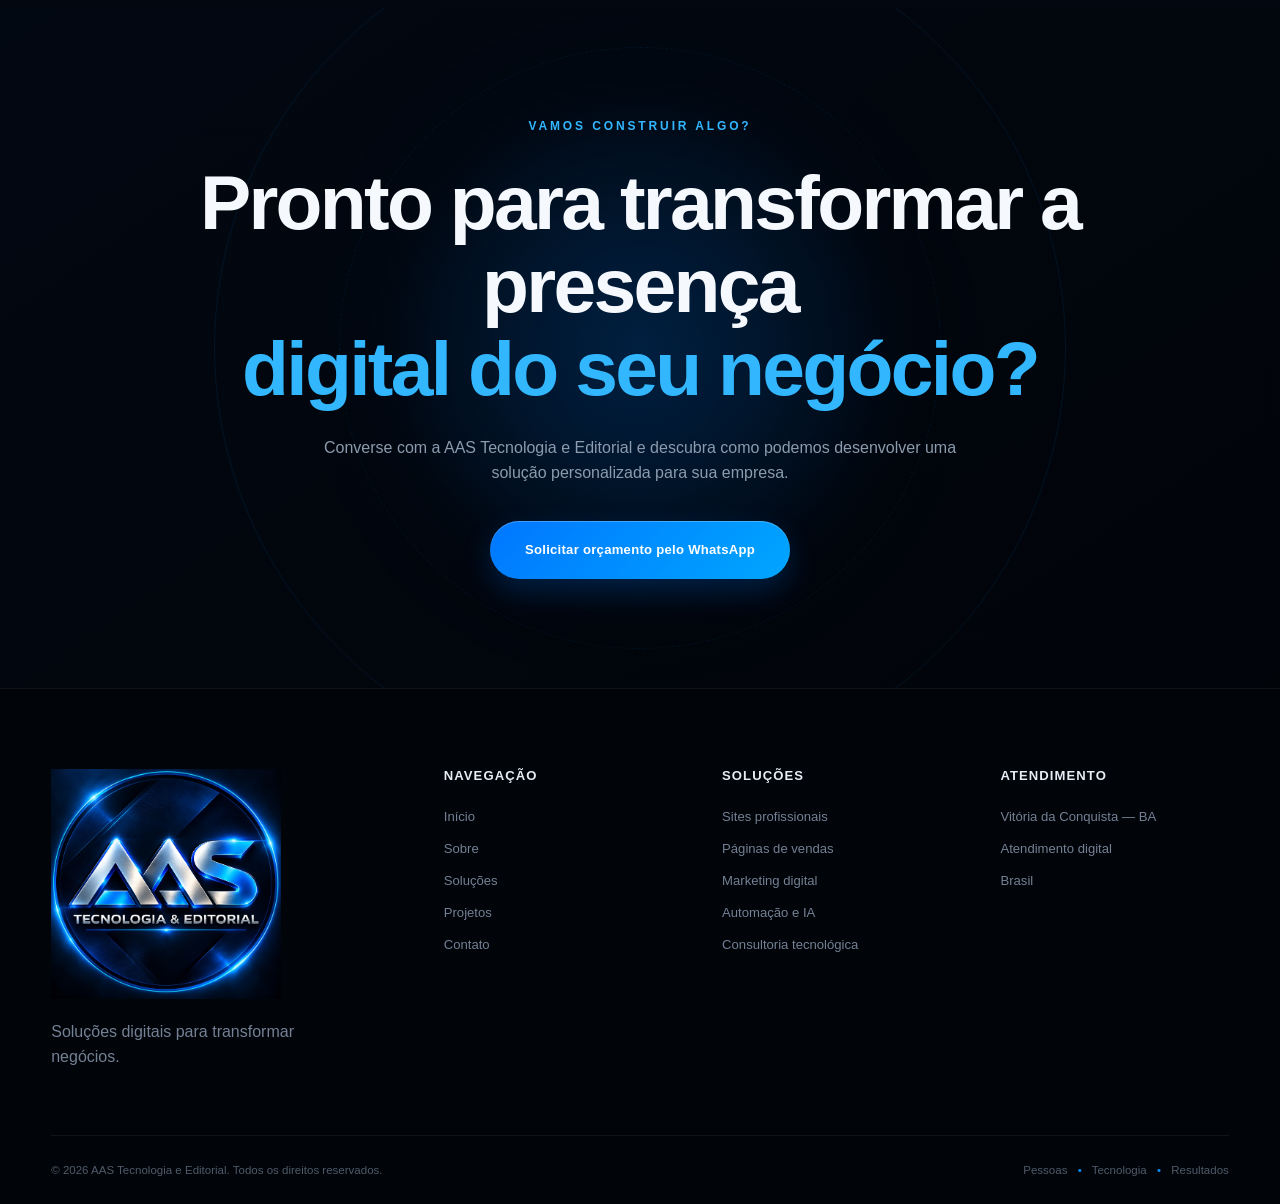
<file: index.html.html>
<!DOCTYPE html>
<html lang="pt-BR">
<head>
  <meta charset="UTF-8">

  <meta name="viewport" content="width=device-width, initial-scale=1.0">

  <title>AAS Tecnologia e Editorial | Soluções Digitais</title>

  <meta name="description" content="AAS Tecnologia e Editorial: criação de sites profissionais, páginas de vendas, soluções digitais, automação, marketing digital e serviços editoriais.">

  <meta name="theme-color" content="#020711">

  <meta property="og:title" content="AAS Tecnologia e Editorial">
  <meta property="og:description" content="Soluções digitais para transformar negócios.">
  <meta property="og:type" content="website">

  <link rel="stylesheet" href="style.css">
</head>

<body>

  <!-- =========================
       HEADER
  ========================== -->
  <header class="header" id="header">
    <div class="container header-container">

      <a href="#inicio" class="brand" aria-label="AAS Tecnologia e Editorial - Início">
  <img
    src="assets/images/AAS_LOGO.jpeg"
    alt="AAS Tecnologia e Editorial"
    class="brand-logo"
  >
</a>

      <nav class="desktop-nav" aria-label="Navegação principal">
        <a href="#inicio">Início</a>
        <a href="#sobre">Sobre</a>
        <a href="#solucoes">Soluções</a>
        <a href="#projetos">Projetos</a>
        <a href="#processo">Como trabalhamos</a>
        <a href="#contato">Contato</a>
      </nav>

      <a
        class="btn btn-header"
        href="https://wa.me/5519989522187?text=Ol%C3%A1%21%20Vim%20pelo%20site%20da%20%2AAAS%20Tecnologia%20e%20Editorial%2A%20e%20gostaria%20de%20solicitar%20um%20or%C3%A7amento."
        rel="noopener noreferrer"
      >
        Solicitar orçamento
      </a>

      <button
        class="menu-toggle"
        id="menuToggle"
        aria-label="Abrir menu"
        aria-expanded="false"
        aria-controls="mobileMenu"
      >
        <span></span>
        <span></span>
        <span></span>
      </button>

    </div>

    <nav class="mobile-menu" id="mobileMenu" aria-label="Menu mobile">
      <a href="#inicio">Início</a>
      <a href="#sobre">Sobre</a>
      <a href="#solucoes">Soluções</a>
      <a href="#projetos">Projetos</a>
      <a href="#processo">Como trabalhamos</a>
      <a href="#contato">Contato</a>

      <a
  class="btn"
  href="https://wa.me/5519989522187?text=Ol%C3%A1%21%20Vim%20pelo%20site%20da%20%2AAAS%20Tecnologia%20e%20Editorial%2A%20e%20gostaria%20de%20solicitar%20um%20or%C3%A7amento."
  target="_blank"
  rel="noopener noreferrer"
>
  Solicitar orçamento
</a>
    </nav>
  </header>


  <main>

    <!-- =========================
         HERO
    ========================== -->
    <section class="hero" id="inicio">

      <div class="hero-grid"></div>
      <div class="hero-glow hero-glow-one"></div>
      <div class="hero-glow hero-glow-two"></div>

      <div class="container hero-container">

        <div class="hero-content reveal">

          <h1>
    Tecnologia que
    <span>transforma negócios.</span>
</h1>

          <h1>
            Tecnologia que
            <span>transforma negócios.</span>
          </h1>

          <p class="hero-text">
            Desenvolvemos soluções digitais para empresas e profissionais
            que querem fortalecer sua presença digital, conquistar novos
            clientes e transformar tecnologia em resultados.
          </p>

          <div class="hero-tags">
            <span>Sites</span>
            <span>Marketing</span>
            <span>Automação</span>
            <span>IA</span>
            <span>Tecnologia</span>
          </div>

          <div class="hero-actions">

            <a
  class="btn btn-primary"
  href="https://wa.me/5519989522187?text=Ol%C3%A1%21%20Vim%20pelo%20site%20da%20%2AAAS%20Tecnologia%20e%20Editorial%2A%20e%20gostaria%20de%20solicitar%20um%20or%C3%A7amento."
  target="_blank"
  rel="noopener noreferrer"
>
  Solicitar orçamento pelo WhatsApp
</a>

            <a class="btn btn-secondary" href="#projetos">
              Conhecer projetos
            </a>

          </div>

        </div>


        <div class="hero-visual reveal">

          <div class="logo-showcase">

            <div class="logo-orbit orbit-one"></div>
            <div class="logo-orbit orbit-two"></div>

            <div class="logo-card">
              <img
                src="assets/images/AAS_LOGO.jpeg"
                alt="Logotipo AAS Tecnologia e Editorial"
              >
            </div>

          </div>

        </div>

      </div>

      <div class="scroll-indicator">
        <span></span>
        EXPLORE
      </div>

    </section>


    <!-- =========================
         SOBRE
    ========================== -->
    <section class="section section-dark" id="sobre">

      <div class="container about-grid">

        <div class="section-heading reveal">

          <span class="section-number">01</span>

          <div class="eyebrow">
  SOBRE A AAS
</div>
          </div>

          <h2>
            Tecnologia a serviço
            <span>do seu negócio.</span>
          </h2>

        </div>


        <div class="about-content reveal">

          <p class="lead">
  A AAS Tecnologia e Editorial nasceu com o propósito de aproximar
  empresas e profissionais das soluções digitais que realmente fazem
  diferença no dia a dia dos negócios.
</p>

          <p>
            Desenvolvemos projetos personalizados que unem tecnologia,
            estratégia, design e inovação.
          </p>

          <p>
            Mais do que criar sites, buscamos construir soluções capazes de
            melhorar a presença digital, facilitar o relacionamento com clientes
            e gerar novas oportunidades de negócio.
          </p>

          <div class="about-info">

            <div>
              <strong>Responsável</strong>
              <span>Alisson Silva</span>
            </div>

            <div>
              <strong>Base</strong>
              <span>Vitória da Conquista — BA</span>
            </div>

            <div>
              <strong>Atendimento</strong>
              <span>Digital para todo o Brasil</span>
            </div>

          </div>

        </div>

      </div>

    </section>


    <!-- =========================
         SOLUÇÕES
    ========================== -->
    <section class="section" id="solucoes">

      <div class="container">

        <div class="section-title reveal">

          <div>
            <span class="section-number">02</span>
            <div class="eyebrow">O QUE FAZEMOS</div>
          </div>

          <h2>
            Nossas <span>soluções.</span>
          </h2>

          <p>
            Tecnologia, estratégia e design trabalhando juntos para
            fortalecer a presença digital do seu negócio.
          </p>

        </div>


        <div class="services-grid">

          <article class="service-card reveal">

            <span class="service-number">01</span>

            <div class="service-icon">&lt;/&gt;</div>

            <h3>Sites Profissionais</h3>

            <p>
              Desenvolvimento de sites modernos, rápidos, responsivos
              e personalizados para empresas e profissionais.
            </p>

            <ul>
              <li>Sites institucionais</li>
              <li>Sites para empresas</li>
              <li>Profissionais liberais</li>
              <li>Integração com WhatsApp</li>
              <li>Design responsivo</li>
            </ul>

          </article>


          <article class="service-card reveal">

            <span class="service-number">02</span>

            <div class="service-icon">↗</div>

            <h3>Páginas de Vendas</h3>

            <p>
              Páginas estrategicamente desenvolvidas para apresentar
              produtos, serviços, cursos, e-books e ofertas.
            </p>

            <ul>
              <li>Landing Pages</li>
              <li>Páginas de captura</li>
              <li>Infoprodutos</li>
              <li>Páginas de produtos</li>
              <li>Estrutura de conversão</li>
            </ul>

          </article>


          <article class="service-card reveal">

            <span class="service-number">03</span>

            <div class="service-icon">◎</div>

            <h3>Marketing Digital</h3>

            <p>
              Estratégias digitais para aproximar empresas de seus
              potenciais clientes e fortalecer marcas.
            </p>

            <ul>
              <li>Presença digital</li>
              <li>Estratégias digitais</li>
              <li>Campanhas</li>
              <li>Conversão</li>
              <li>Negócios locais</li>
            </ul>

          </article>


          <article class="service-card reveal">

            <span class="service-number">04</span>

            <div class="service-icon">AI</div>

            <h3>Automação e IA</h3>

            <p>
              Aplicação de tecnologia e inteligência artificial para
              simplificar processos e melhorar operações.
            </p>

            <ul>
              <li>Automação de processos</li>
              <li>Integrações digitais</li>
              <li>Inteligência Artificial</li>
              <li>Automação de atendimento</li>
              <li>Soluções personalizadas</li>
            </ul>

          </article>


          <article class="service-card service-card-wide reveal">

            <span class="service-number">05</span>

            <div class="service-icon">⚙</div>

            <h3>Consultoria Tecnológica</h3>

            <p>
              Analisamos as necessidades do seu negócio e orientamos
              sobre ferramentas, processos e soluções digitais adequadas.
            </p>

            <ul>
              <li>Transformação digital</li>
              <li>Consultoria em tecnologia</li>
              <li>Estrutura digital</li>
              <li>Ferramentas para empresas</li>
              <li>Planejamento tecnológico</li>
            </ul>

          </article>

        </div>

      </div>

    </section>


    <!-- =========================
         MANIFESTO
    ========================== -->
    <section class="manifesto">

      <div class="manifesto-light"></div>

      <div class="container manifesto-content reveal">

        <div class="eyebrow">
          PRESENÇA DIGITAL COM PROPÓSITO
        </div>

        <h2>
          Seu negócio não precisa apenas estar na internet.
          <span>Ele precisa ser encontrado, entendido e lembrado.</span>
        </h2>

        <p>
          Criamos experiências digitais que conectam
          <strong>pessoas, tecnologia e resultados.</strong>
        </p>

      </div>

    </section>


    <!-- =========================
     PROJETOS
========================== -->

<section class="section projects-section" id="projetos">

  <div class="container">

    <div class="section-title reveal">

      <div>
        <span class="section-number">03</span>
        <div class="eyebrow">PORTFÓLIO</div>
      </div>

      <h2>
        Projetos <span>reais.</span>
      </h2>

      <p>
        Conheça algumas soluções digitais desenvolvidas
        pela AAS Tecnologia e Editorial.
      </p>

    </div>


    <div class="projects-grid">


      <!-- =========================================
           PROJETO 01 — AGROVALE
      ========================================== -->

      <article class="project-card reveal">

        <div class="project-preview">

          <span class="project-index">01</span>

          <div class="project-symbol">
            AGROVALE
          </div>

        </div>


        <div class="project-content">

          <span class="project-category">
            AGROPECUÁRIA & PET SHOP
          </span>

          <h3>Agrovale</h3>

          <p>
            Presença digital profissional para um negócio que reúne
            produtos, serviços e atendimento especializado.
          </p>

          <a
            href="https://agrofortteste.netlify.app/"
            target="_blank"
            rel="noopener noreferrer"
            class="project-link"
            aria-label="Abrir projeto Agrovale"
          >
            Ver projeto <span>↗</span>
          </a>

        </div>

      </article>



      <!-- =========================================
           PROJETO 02 — CHRISTIAN GOIS
      ========================================== -->

      <article class="project-card reveal">

        <div class="project-preview">

          <span class="project-index">02</span>

          <div class="project-symbol">
            CHRISTIAN GOIS
          </div>

        </div>


        <div class="project-content">

          <span class="project-category">
            PSICANÁLISE & TERAPIA
          </span>

          <h3>Christian Gois</h3>

          <p>
            Site profissional desenvolvido para apresentar os atendimentos
            de psicanálise e terapia com uma identidade elegante,
            acolhedora e sofisticada.
          </p>

          <a
            href="https://christiangois.netlify.app/"
            target="_blank"
            rel="noopener noreferrer"
            class="project-link"
            aria-label="Abrir projeto Christian Gois"
          >
            Ver projeto <span>↗</span>
          </a>

        </div>

      </article>



      <!-- =========================================
           PROJETO 03 — ODONTOLOGIA
      ========================================== -->

      <article class="project-card reveal">

        <div class="project-preview">

          <span class="project-index">03</span>

          <div class="project-symbol">
            ODONTOLOGIA
          </div>

        </div>


        <div class="project-content">

          <span class="project-category">
            ODONTOLOGIA
          </span>

          <h3>Projeto Odontologia Premium</h3>

          <p>
            Projeto demonstrativo desenvolvido para apresentar uma
            presença digital sofisticada para profissionais e clínicas
            odontológicas, com foco em credibilidade, experiência e
            facilidade de contato.
          </p>

          <a
            href="projetos/10-PROJETO-ODONTOLOGIA1/index.html"
            target="_blank"
            rel="noopener noreferrer"
            class="project-link project-link-pending"
            aria-label="Abrir Projeto Odontologia Premium"
          >
            Ver projeto <span>↗</span>
          </a>

        </div>

      </article>



      <!-- =========================================
           PROJETO 04 — ADVOCACIA
      ========================================== -->

      <article class="project-card reveal">

        <div class="project-preview">

          <span class="project-index">04</span>

          <div class="project-symbol">
            ADVOCACIA
          </div>

        </div>


        <div class="project-content">

          <span class="project-category">
            ADVOCACIA
          </span>

          <h3>Projeto Advocacia Premium</h3>

          <p>
            Projeto demonstrativo desenvolvido para apresentar uma
            presença digital institucional, elegante e profissional
            para escritórios e profissionais da advocacia.
          </p>

          <a
            href="projetos/11-PROJETO-ADVOCACIA1/index.html"
            target="_blank"
            rel="noopener noreferrer"
            class="project-link project-link-pending"
            aria-label="Abrir Projeto Advocacia Premium"
          >
            Ver projeto <span>↗</span>
          </a>

        </div>

      </article>



      <!-- =========================================
           PROJETO 05 — PODOLOGIA
      ========================================== -->

      <article class="project-card reveal">

        <div class="project-preview">

          <span class="project-index">05</span>

          <div class="project-symbol">
            PODOLOGIA
          </div>

        </div>


        <div class="project-content">

          <span class="project-category">
            PODOLOGIA
          </span>

          <h3>Projeto Podologia Premium</h3>

          <p>
            Projeto demonstrativo desenvolvido para profissionais
            de podologia que desejam uma presença digital sofisticada,
            elegante e profissional, com foco em atendimento,
            tratamentos e experiência premium.
          </p>

          <a
            href="projetos/12-PROJETO-PODOLOGIA1/index.html"
            target="_blank"
            rel="noopener noreferrer"
            class="project-link project-link-pending"
            aria-label="Abrir Projeto Podologia Premium"
          >
            Ver projeto <span>↗</span>
          </a>

        </div>

      </article>


    </div>

  </div>

</section>
    <section class="section process-section" id="processo">

      <div class="container">

        <div class="section-title reveal">

          <div>
            <span class="section-number">04</span>
            <div class="eyebrow">NOSSO PROCESSO</div>
          </div>

          <h2>
            Como <span>trabalhamos.</span>
          </h2>

        </div>


        <div class="process-list">

          <article class="process-item reveal">

            <span>01</span>

            <div>
              <h3>Entendemos o negócio</h3>
              <p>
                Conhecemos o segmento, o público e os objetivos do cliente.
              </p>
            </div>

          </article>


          <article class="process-item reveal">

            <span>02</span>

            <div>
              <h3>Planejamos a solução</h3>
              <p>
                Definimos estrutura, estratégia e identidade digital.
              </p>
            </div>

          </article>


          <article class="process-item reveal">

            <span>03</span>

            <div>
              <h3>Desenvolvemos</h3>
              <p>
                Transformamos o planejamento em uma experiência
                digital profissional.
              </p>
            </div>

          </article>


          <article class="process-item reveal">

            <span>04</span>

            <div>
              <h3>Publicamos</h3>
              <p>
                Colocamos o projeto online e pronto para receber clientes.
              </p>
            </div>

          </article>


          <article class="process-item reveal">

            <span>05</span>

            <div>
              <h3>Evoluímos</h3>
              <p>
                Podemos continuar auxiliando na evolução tecnológica
                e digital do negócio.
              </p>
            </div>

          </article>

        </div>

      </div>

    </section>


    <!-- =========================
         DIFERENCIAIS
    ========================== -->
    <section class="section advantages-section">

      <div class="container">

        <div class="section-title reveal">

  <div>
    <span class="section-number">05</span>
    <div class="eyebrow">DIFERENCIAIS</div>
  </div>

  <h2>
    Por que escolher <span>a AAS?</span>
  </h2>

</div>


        <div class="advantages-grid">

          <article class="advantage reveal">
            <span>01</span>
            <h3>Projetos personalizados</h3>
            <p>
              Cada projeto é desenvolvido de acordo com a identidade
              e necessidade do cliente.
            </p>
          </article>

          <article class="advantage reveal">
            <span>02</span>
            <h3>Design responsivo</h3>
            <p>
              Experiência otimizada para celular, tablet e computador.
            </p>
          </article>

          <article class="advantage reveal">
            <span>03</span>
            <h3>Integração com WhatsApp</h3>
            <p>
              Facilitamos o caminho entre o visitante e sua empresa.
            </p>
          </article>

          <article class="advantage reveal">
            <span>04</span>
            <h3>Tecnologia e estratégia</h3>
            <p>
              Pensamos tanto na experiência visual quanto no objetivo
              comercial do projeto.
            </p>
          </article>

          <article class="advantage reveal">
            <span>05</span>
            <h3>Atendimento próximo</h3>
            <p>
              Acompanhamento durante o desenvolvimento de cada projeto.
            </p>
          </article>

        </div>

      </div>

    </section>


    <!-- =========================
         CTA / CONTATO
    ========================== -->
    <section class="contact-section" id="contato">

      <div class="contact-glow"></div>

      <div class="container contact-content reveal">

        <div class="eyebrow">
          VAMOS CONSTRUIR ALGO?
        </div>

        <h2>
          Pronto para transformar a presença
          <span>digital do seu negócio?</span>
        </h2>

        <p>
  Converse com a AAS Tecnologia e Editorial e descubra
  como podemos desenvolver uma solução personalizada
  para sua empresa.
</p>

        <a
          class="btn btn-primary btn-large"
          href="https://wa.me/5519989522187?text=Ol%C3%A1%21%20Vim%20pelo%20site%20da%20%2AAAS%20Tecnologia%20e%20Editorial%2A%20e%20gostaria%20de%20solicitar%20um%20or%C3%A7amento."
          target="_blank"
          rel="noopener noreferrer"
        >
          Solicitar orçamento pelo WhatsApp
        </a>

      </div>

    </section>

  </main>


  <!-- =========================
       FOOTER
  ========================== -->
  <footer class="footer">

    <div class="container footer-grid">

      <div class="footer-brand">

        <img
  src="assets/images/AAS_LOGO.jpeg"
  alt="AAS Tecnologia e Editorial"
>

        <p>
          Soluções digitais para transformar negócios.
        </p>

      </div>


      <div class="footer-column">

        <h3>Navegação</h3>

        <a href="#inicio">Início</a>
        <a href="#sobre">Sobre</a>
        <a href="#solucoes">Soluções</a>
        <a href="#projetos">Projetos</a>
        <a href="#contato">Contato</a>

      </div>


      <div class="footer-column">

        <h3>Soluções</h3>

        <span>Sites profissionais</span>
        <span>Páginas de vendas</span>
        <span>Marketing digital</span>
        <span>Automação e IA</span>
        <span>Consultoria tecnológica</span>

      </div>


      <div class="footer-column">

        <h3>Atendimento</h3>

        <span>Vitória da Conquista — BA</span>
        <span>Atendimento digital</span>
        <span>Brasil</span>

      </div>

    </div>


    <div class="container footer-bottom">

      <p>
        © 2026 AAS Tecnologia e Editorial. Todos os direitos reservados.
      </p>

      <p>
        Pessoas <span>•</span> Tecnologia <span>•</span> Resultados
      </p>

    </div>

  </footer>


  <!-- WHATSAPP FLUTUANTE -->
  <a
    class="whatsapp-float"
    href="https://wa.me/5519989522187?text=Ol%C3%A1%21%20Vim%20pelo%20site%20da%20%2AAAS%20Tecnologia%20e%20Editorial%2A%20e%20gostaria%20de%20solicitar%20um%20or%C3%A7amento."
    target="_blank"
    rel="noopener noreferrer"
    aria-label="Solicitar orçamento pelo WhatsApp"
  >
    <span>WhatsApp</span>
    <strong>↗</strong>
  </a>


  <script src="main.js"></script>

</body>
</html>
</file>
<file: style.css>
/* =========================================================
   SILVA & OLIVEIRA TECNOLOGIA
   Premium Technology Website
========================================================= */

:root {
  --bg: #02060d;
  --bg-soft: #06101d;
  --bg-card: rgba(7, 18, 32, 0.78);
  --blue: #078cff;
  --blue-light: #32b7ff;
  --blue-dark: #0054d6;
  --white: #f5f8fc;
  --silver: #c8d1dc;
  --gray: #8895a7;
  --line: rgba(105, 176, 255, 0.16);
  --glass: rgba(10, 25, 43, 0.55);

  --container: 1180px;
  --radius: 22px;
  --transition: 0.35s ease;
}


/* =========================================================
   RESET
========================================================= */

* {
  margin: 0;
  padding: 0;
  box-sizing: border-box;
}

html {
  scroll-behavior: smooth;
}

body {
  font-family: "Segoe UI", Inter, Arial, sans-serif;
  background:
    radial-gradient(circle at 15% 10%, rgba(0, 119, 255, 0.08), transparent 25%),
    #02060d;
  color: var(--white);
  line-height: 1.6;
  overflow-x: hidden;
}

body.menu-open {
  overflow: hidden;
}

img {
  max-width: 100%;
  display: block;
}

a {
  color: inherit;
  text-decoration: none;
}

button,
a {
  -webkit-tap-highlight-color: transparent;
}

button {
  font: inherit;
}

ul {
  list-style: none;
}

.container {
  width: min(92%, var(--container));
  margin-inline: auto;
}


/* =========================================================
   TYPOGRAPHY
========================================================= */

h1,
h2,
h3 {
  line-height: 1.08;
  letter-spacing: -0.035em;
}

h1 span,
h2 span {
  color: var(--blue-light);
}

.eyebrow {
  color: var(--blue-light);
  font-size: 0.75rem;
  letter-spacing: 0.24em;
  text-transform: uppercase;
  font-weight: 700;
}

.section-number {
  display: block;
  color: rgba(90, 179, 255, 0.35);
  font-size: 0.75rem;
  letter-spacing: 0.2em;
  margin-bottom: 8px;
}


/* =========================================================
   HEADER
========================================================= */

.header {
  position: fixed;
  top: 0;
  left: 0;
  width: 100%;
  z-index: 1000;
  border-bottom: 1px solid transparent;
  transition: var(--transition);
}

.header.scrolled {
  background: rgba(2, 7, 15, 0.88);
  backdrop-filter: blur(18px);
  -webkit-backdrop-filter: blur(18px);
  border-color: rgba(255, 255, 255, 0.06);
  box-shadow: 0 12px 40px rgba(0, 0, 0, 0.25);
}

.header-container {
  height: 90px;
  display: flex;
  align-items: center;
  justify-content: space-between;
  gap: 30px;
}

.brand {
  width: 190px;
  flex-shrink: 0;
}

.brand-logo {
  width: 100%;
  height: auto;
  object-fit: contain;
}

.desktop-nav {
  display: flex;
  align-items: center;
  gap: 28px;
}

.desktop-nav a {
  color: #b9c3d0;
  font-size: 0.85rem;
  font-weight: 500;
  position: relative;
  transition: color var(--transition);
}

.desktop-nav a::after {
  content: "";
  position: absolute;
  left: 0;
  bottom: -8px;
  width: 0;
  height: 1px;
  background: var(--blue-light);
  transition: width var(--transition);
}

.desktop-nav a:hover {
  color: #fff;
}

.desktop-nav a:hover::after {
  width: 100%;
}


/* =========================================================
   BUTTONS
========================================================= */

.btn {
  min-height: 48px;
  display: inline-flex;
  align-items: center;
  justify-content: center;
  border-radius: 999px;
  padding: 0 25px;
  font-size: 0.82rem;
  font-weight: 700;
  letter-spacing: 0.02em;
  transition:
    transform var(--transition),
    background var(--transition),
    box-shadow var(--transition),
    border-color var(--transition);
}

.btn:hover {
  transform: translateY(-3px);
}

.btn-header,
.btn-primary {
  background: linear-gradient(135deg, #0077ff, #00a6ff);
  color: #fff;
  box-shadow:
    0 12px 30px rgba(0, 119, 255, 0.22),
    inset 0 1px 0 rgba(255, 255, 255, 0.25);
}

.btn-primary:hover,
.btn-header:hover {
  box-shadow:
    0 18px 45px rgba(0, 140, 255, 0.35),
    0 0 30px rgba(0, 140, 255, 0.12);
}

.btn-secondary {
  border: 1px solid rgba(143, 197, 255, 0.25);
  background: rgba(255, 255, 255, 0.03);
  color: #dbe9f7;
}

.btn-secondary:hover {
  border-color: rgba(62, 177, 255, 0.7);
  background: rgba(0, 130, 255, 0.08);
}

.btn-large {
  min-height: 58px;
  padding-inline: 35px;
}


/* =========================================================
   MOBILE MENU
========================================================= */

.menu-toggle {
  display: none;
  width: 45px;
  height: 45px;
  border: 1px solid rgba(255, 255, 255, 0.1);
  border-radius: 12px;
  background: rgba(255, 255, 255, 0.03);
  cursor: pointer;
  align-items: center;
  justify-content: center;
  flex-direction: column;
  gap: 5px;
}

.menu-toggle span {
  width: 20px;
  height: 2px;
  background: #fff;
  transition: var(--transition);
}

.mobile-menu {
  display: none;
}


/* =========================================================
   HERO
========================================================= */

.hero {
  min-height: 100vh;
  position: relative;
  display: flex;
  align-items: center;
  overflow: hidden;
  padding: 140px 0 80px;
  background:
    radial-gradient(circle at 75% 35%, rgba(0, 119, 255, 0.14), transparent 30%),
    radial-gradient(circle at 10% 20%, rgba(0, 81, 180, 0.12), transparent 28%),
    linear-gradient(145deg, #02060c, #03101d 55%, #01050a);
}

.hero-grid {
  position: absolute;
  inset: 0;
  opacity: 0.17;
  background-image:
    linear-gradient(rgba(40, 150, 255, 0.13) 1px, transparent 1px),
    linear-gradient(90deg, rgba(40, 150, 255, 0.13) 1px, transparent 1px);
  background-size: 65px 65px;
  mask-image: linear-gradient(to bottom, black, transparent 85%);
}

.hero::before {
  content: "";
  position: absolute;
  top: -250px;
  right: -300px;
  width: 700px;
  height: 700px;
  border: 1px solid rgba(0, 142, 255, 0.12);
  border-radius: 50%;
}

.hero::after {
  content: "";
  position: absolute;
  width: 1px;
  height: 40%;
  left: 7%;
  top: 30%;
  background: linear-gradient(
    transparent,
    rgba(0, 159, 255, 0.6),
    transparent
  );
}

.hero-glow {
  position: absolute;
  border-radius: 50%;
  filter: blur(100px);
  pointer-events: none;
}

.hero-glow-one {
  width: 350px;
  height: 350px;
  background: rgba(0, 128, 255, 0.12);
  top: 25%;
  right: 10%;
}

.hero-glow-two {
  width: 250px;
  height: 250px;
  background: rgba(0, 72, 255, 0.08);
  left: 10%;
  bottom: 5%;
}

.hero-container {
  position: relative;
  z-index: 3;
  display: grid;
  grid-template-columns: 1.05fr 0.95fr;
  gap: 60px;
  align-items: center;
}

.hero-content {
  max-width: 690px;
}

.hero h1 {
  margin-top: 22px;
  font-size: clamp(3.2rem, 6vw, 6.4rem);
  font-weight: 750;
  max-width: 780px;
}

.hero h1 span {
  display: block;
  background: linear-gradient(90deg, #fff, #27aaff 40%, #006eff);
  -webkit-background-clip: text;
  background-clip: text;
  color: transparent;
}

.hero-text {
  margin-top: 28px;
  max-width: 640px;
  color: #9caabc;
  font-size: 1.08rem;
  line-height: 1.85;
}

.hero-tags {
  display: flex;
  flex-wrap: wrap;
  gap: 9px;
  margin-top: 28px;
}

.hero-tags span {
  border: 1px solid rgba(63, 174, 255, 0.16);
  color: #a9c8e8;
  padding: 7px 13px;
  border-radius: 999px;
  font-size: 0.68rem;
  letter-spacing: 0.12em;
  text-transform: uppercase;
  background: rgba(0, 120, 255, 0.035);
}

.hero-actions {
  display: flex;
  flex-wrap: wrap;
  gap: 14px;
  margin-top: 35px;
}


/* =========================================================
   HERO LOGO
========================================================= */

.hero-visual {
  display: flex;
  align-items: center;
  justify-content: center;
  min-height: 500px;
}

.logo-showcase {
  width: min(100%, 530px);
  aspect-ratio: 1 / 1;
  position: relative;
  display: flex;
  align-items: center;
  justify-content: center;
}

.logo-showcase::before {
  content: "";
  position: absolute;
  width: 72%;
  height: 72%;
  border-radius: 50%;
  background: rgba(0, 132, 255, 0.09);
  filter: blur(55px);
}

.logo-orbit {
  position: absolute;
  border-radius: 50%;
  border: 1px solid rgba(54, 168, 255, 0.16);
}

.orbit-one {
  width: 94%;
  height: 94%;
}

.orbit-two {
  width: 76%;
  height: 76%;
  border-style: dashed;
  opacity: 0.65;
}

.logo-card {
  width: 82%;
  position: relative;
  z-index: 2;
  padding: 30px;
  border: 1px solid rgba(77, 176, 255, 0.13);
  border-radius: 32px;
  background:
    linear-gradient(145deg, rgba(13, 29, 48, 0.55), rgba(1, 6, 12, 0.72));
  backdrop-filter: blur(12px);
  box-shadow:
    0 40px 100px rgba(0, 0, 0, 0.5),
    0 0 70px rgba(0, 119, 255, 0.07);
}

.logo-card img {
  width: 100%;
  border-radius: 20px;
}

.scroll-indicator {
  position: absolute;
  z-index: 4;
  bottom: 28px;
  left: 50%;
  transform: translateX(-50%);
  color: #586779;
  font-size: 0.58rem;
  letter-spacing: 0.24em;
  display: flex;
  flex-direction: column;
  align-items: center;
  gap: 8px;
}

.scroll-indicator span {
  display: block;
  width: 1px;
  height: 35px;
  background: linear-gradient(var(--blue), transparent);
}


/* =========================================================
   GENERAL SECTIONS
========================================================= */

.section {
  position: relative;
  padding: 130px 0;
  background: #030810;
}

.section-dark {
  background:
    linear-gradient(135deg, rgba(0, 100, 210, 0.04), transparent 45%),
    #02060c;
}

.section-title {
  display: grid;
  grid-template-columns: 0.6fr 1.2fr 0.8fr;
  gap: 40px;
  align-items: end;
  margin-bottom: 65px;
}

.section-title h2,
.section-heading h2 {
  font-size: clamp(2.6rem, 5vw, 4.8rem);
}

.section-title p {
  color: #7f8da0;
  line-height: 1.8;
}


/* =========================================================
   ABOUT
========================================================= */

.about-grid {
  display: grid;
  grid-template-columns: 0.9fr 1.1fr;
  gap: 100px;
}

.section-heading h2 {
  margin-top: 20px;
}

.about-content {
  padding-top: 15px;
}

.about-content p {
  color: #8795a7;
  margin-bottom: 20px;
  max-width: 650px;
}

.about-content .lead {
  color: #d7e0ea;
  font-size: 1.25rem;
  line-height: 1.8;
}

.about-info {
  display: grid;
  grid-template-columns: repeat(3, 1fr);
  gap: 15px;
  margin-top: 45px;
}

.about-info div {
  padding: 22px 18px;
  border-top: 1px solid rgba(47, 164, 255, 0.28);
  background: linear-gradient(
    to bottom,
    rgba(0, 120, 255, 0.04),
    transparent
  );
}

.about-info strong {
  display: block;
  color: var(--blue-light);
  font-size: 0.65rem;
  letter-spacing: 0.12em;
  text-transform: uppercase;
  margin-bottom: 8px;
}

.about-info span {
  color: #c5ced9;
  font-size: 0.84rem;
}


/* =========================================================
   SERVICES
========================================================= */

.services-grid {
  display: grid;
  grid-template-columns: repeat(2, 1fr);
  gap: 18px;
}

.service-card {
  position: relative;
  padding: 42px;
  min-height: 430px;
  border: 1px solid rgba(255, 255, 255, 0.07);
  border-radius: var(--radius);
  background:
    radial-gradient(circle at 100% 0%, rgba(0, 128, 255, 0.06), transparent 35%),
    linear-gradient(145deg, rgba(9, 21, 36, 0.8), rgba(3, 9, 17, 0.8));
  overflow: hidden;
  transition:
    transform var(--transition),
    border-color var(--transition),
    box-shadow var(--transition);
}

.service-card::after {
  content: "";
  position: absolute;
  left: 0;
  bottom: 0;
  width: 0;
  height: 2px;
  background: linear-gradient(90deg, var(--blue), var(--blue-light));
  transition: width 0.5s ease;
}

.service-card:hover {
  transform: translateY(-8px);
  border-color: rgba(45, 166, 255, 0.28);
  box-shadow: 0 30px 80px rgba(0, 0, 0, 0.28);
}

.service-card:hover::after {
  width: 100%;
}

.service-number {
  position: absolute;
  top: 30px;
  right: 32px;
  color: rgba(90, 176, 255, 0.2);
  font-size: 0.7rem;
  letter-spacing: 0.2em;
}

.service-icon {
  width: 58px;
  height: 58px;
  display: flex;
  align-items: center;
  justify-content: center;
  border: 1px solid rgba(49, 171, 255, 0.25);
  border-radius: 15px;
  color: var(--blue-light);
  background: rgba(0, 119, 255, 0.05);
  font-size: 1.1rem;
  font-weight: 700;
  box-shadow: inset 0 0 20px rgba(0, 119, 255, 0.04);
}

.service-card h3 {
  margin-top: 28px;
  font-size: 1.65rem;
}

.service-card p {
  color: #8290a2;
  margin-top: 16px;
  max-width: 520px;
}

.service-card ul {
  margin-top: 24px;
  display: grid;
  gap: 9px;
}

.service-card li {
  color: #aab6c4;
  font-size: 0.85rem;
}

.service-card li::before {
  content: "→";
  color: var(--blue);
  margin-right: 10px;
}

.service-card-wide {
  grid-column: 1 / -1;
  min-height: 360px;
}


/* =========================================================
   MANIFESTO
========================================================= */

.manifesto {
  min-height: 650px;
  position: relative;
  display: flex;
  align-items: center;
  overflow: hidden;
  background:
    linear-gradient(90deg, rgba(0, 64, 140, 0.16), transparent 50%),
    #01050a;
}

.manifesto::before {
  content: "";
  position: absolute;
  inset: 0;
  opacity: 0.18;
  background-image:
    linear-gradient(rgba(0, 130, 255, 0.12) 1px, transparent 1px),
    linear-gradient(90deg, rgba(0, 130, 255, 0.12) 1px, transparent 1px);
  background-size: 80px 80px;
}

.manifesto-light {
  position: absolute;
  right: 0;
  top: 50%;
  transform: translateY(-50%);
  width: 500px;
  height: 500px;
  border-radius: 50%;
  background: rgba(0, 119, 255, 0.08);
  filter: blur(100px);
}

.manifesto-content {
  position: relative;
  z-index: 2;
}

.manifesto h2 {
  font-size: clamp(2.8rem, 5vw, 5.2rem);
  max-width: 1050px;
  margin-top: 25px;
}

.manifesto h2 span {
  display: block;
}

.manifesto p {
  margin-top: 30px;
  color: #8290a0;
  font-size: 1.05rem;
}

.manifesto strong {
  color: #d6e6f5;
}


/* =========================================================
   PROJECTS
========================================================= */

.projects-section {
  background: #030810;
}

.projects-grid {
  display: grid;
  grid-template-columns: repeat(2, minmax(0, 1fr));
  gap: 24px;
  align-items: stretch;
}

.project-card {
  display: flex;
  flex-direction: column;
  height: 100%;
  border: 1px solid rgba(255, 255, 255, 0.07);
  border-radius: var(--radius);
  overflow: hidden;
  background: #050c16;
  transition:
    transform var(--transition),
    border-color var(--transition);
}

.project-card:hover {
  transform: translateY(-8px);
  border-color: rgba(45, 169, 255, 0.3);
}

.project-preview {
  min-height: 250px;
  position: relative;
  display: flex;
  align-items: center;
  justify-content: center;
  overflow: hidden;
  background:
    radial-gradient(circle, rgba(0, 132, 255, 0.18), transparent 42%),
    linear-gradient(145deg, #061427, #02060b);
}

.project-preview::before,
.project-preview::after {
  content: "";
  position: absolute;
  border-radius: 50%;
  border: 1px solid rgba(0, 151, 255, 0.15);
}

.project-preview::before {
  width: 280px;
  height: 280px;
}

.project-preview::after {
  width: 190px;
  height: 190px;
}

.project-index {
  position: absolute;
  top: 22px;
  left: 24px;
  color: rgba(126, 195, 255, 0.35);
  font-size: 0.65rem;
  letter-spacing: 0.2em;
}

.project-symbol {
  position: relative;
  z-index: 2;
  color: #dbeeff;
  font-size: 1rem;
  font-weight: 700;
  letter-spacing: 0.15em;
  text-align: center;
}

.project-content {
  padding: 30px;
  display: flex;
  flex-direction: column;
  flex: 1;
}

.project-category {
  color: var(--blue-light);
  font-size: 0.62rem;
  letter-spacing: 0.14em;
}

.project-content h3 {
  margin-top: 10px;
  font-size: 1.45rem;
}

.project-content p {
  color: #7d8a9c;
  margin-top: 15px;
  min-height: 0;
  font-size: 0.9rem;
  margin-bottom: 24px;
}

.project-link {
    display: inline-flex;
    align-items: center;
    justify-content: center;
    gap: 10px;

    margin-top: auto;
    padding: 13px 22px;

    background: var(--blue-light);
    color: #ffffff;

    border: 1px solid var(--blue-light);
    border-radius: 8px;

    font-size: 0.95rem;
    font-weight: 700;
    text-decoration: none;

    transition:
        transform var(--transition),
        box-shadow var(--transition),
        background var(--transition);
}

.project-link:hover {
    transform: translateY(-2px);
    box-shadow: 0 8px 24px rgba(0, 153, 255, 0.25);
}

.project-link span {
  color: var(--blue-light);
  transition: transform var(--transition);
}

.project-link:hover span {
  transform: translate(4px, -4px);
}


/* =========================================================
   PROCESS
========================================================= */

.process-section {
  background:
    radial-gradient(circle at 10% 40%, rgba(0, 110, 255, 0.06), transparent 25%),
    #02060c;
}

.process-list {
  border-top: 1px solid rgba(255, 255, 255, 0.08);
}

.process-item {
  display: grid;
  grid-template-columns: 0.2fr 1fr;
  gap: 30px;
  align-items: center;
  padding: 35px 20px;
  border-bottom: 1px solid rgba(255, 255, 255, 0.07);
  transition:
    background var(--transition),
    padding var(--transition);
}

.process-item:hover {
  background: linear-gradient(
    90deg,
    rgba(0, 119, 255, 0.06),
    transparent
  );
  padding-left: 35px;
}

.process-item > span {
  color: var(--blue-light);
  font-size: 0.7rem;
  letter-spacing: 0.2em;
}

.process-item h3 {
  font-size: 1.5rem;
}

.process-item p {
  margin-top: 8px;
  color: #7d8b9e;
}


/* =========================================================
   ADVANTAGES
========================================================= */

.advantages-section {
  background: #030810;
}

.advantages-grid {
  display: grid;
  grid-template-columns: repeat(5, 1fr);
  gap: 12px;
}

.advantage {
  min-height: 290px;
  padding: 30px 24px;
  border: 1px solid rgba(255, 255, 255, 0.07);
  border-radius: 18px;
  background:
    linear-gradient(145deg, rgba(8, 20, 34, 0.8), rgba(2, 8, 15, 0.8));
  transition:
    transform var(--transition),
    border-color var(--transition);
}

.advantage:hover {
  transform: translateY(-6px);
  border-color: rgba(45, 169, 255, 0.25);
}

.advantage > span {
  color: rgba(66, 174, 255, 0.4);
  font-size: 0.65rem;
}

.advantage h3 {
  margin-top: 55px;
  font-size: 1.2rem;
}

.advantage p {
  color: #7e8b9d;
  font-size: 0.85rem;
  margin-top: 15px;
}


/* =========================================================
   CONTACT
========================================================= */

.contact-section {
  position: relative;
  overflow: hidden;
  min-height: 680px;
  display: flex;
  align-items: center;
  text-align: center;
  background:
    radial-gradient(circle at 50% 50%, rgba(0, 126, 255, 0.14), transparent 36%),
    linear-gradient(145deg, #020812, #010409);
}

.contact-section::before {
  content: "";
  position: absolute;
  width: 850px;
  height: 850px;
  border-radius: 50%;
  border: 1px solid rgba(0, 137, 255, 0.1);
  left: 50%;
  top: 50%;
  transform: translate(-50%, -50%);
}

.contact-section::after {
  content: "";
  position: absolute;
  width: 600px;
  height: 600px;
  border-radius: 50%;
  border: 1px dashed rgba(0, 137, 255, 0.09);
  left: 50%;
  top: 50%;
  transform: translate(-50%, -50%);
}

.contact-glow {
  position: absolute;
  width: 400px;
  height: 400px;
  background: rgba(0, 132, 255, 0.08);
  filter: blur(80px);
  border-radius: 50%;
  left: 50%;
  top: 50%;
  transform: translate(-50%, -50%);
}

.contact-content {
  position: relative;
  z-index: 3;
  max-width: 900px;
}

.contact-content h2 {
  font-size: clamp(3rem, 6vw, 5.5rem);
  margin-top: 25px;
}

.contact-content h2 span {
  display: block;
}

.contact-content p {
  color: #8c9bad;
  max-width: 650px;
  margin: 25px auto 35px;
  font-size: 1rem;
}


/* =========================================================
   FOOTER
========================================================= */

.footer {
  background: #010409;
  border-top: 1px solid rgba(255, 255, 255, 0.06);
  padding: 80px 0 25px;
}

.footer-grid {
  display: grid;
  grid-template-columns: 1.5fr repeat(3, 1fr);
  gap: 50px;
}

.footer-brand img {
  width: 230px;
}

.footer-brand p {
  margin-top: 20px;
  color: #748194;
  max-width: 280px;
}

.footer-column {
  display: flex;
  flex-direction: column;
  gap: 11px;
}

.footer-column h3 {
  color: #e7edf5;
  font-size: 0.82rem;
  margin-bottom: 12px;
  letter-spacing: 0.08em;
  text-transform: uppercase;
}

.footer-column a,
.footer-column span {
  color: #748194;
  font-size: 0.82rem;
  transition: color var(--transition);
}

.footer-column a:hover {
  color: var(--blue-light);
}

.footer-bottom {
  margin-top: 65px;
  padding-top: 25px;
  border-top: 1px solid rgba(255, 255, 255, 0.06);
  display: flex;
  justify-content: space-between;
  gap: 30px;
  color: #4f5b69;
  font-size: 0.72rem;
}

.footer-bottom span {
  color: var(--blue);
  margin: 0 7px;
}


/* =========================================================
   WHATSAPP FLOAT
========================================================= */

.whatsapp-float {
  position: fixed;
  z-index: 999;
  right: 25px;
  bottom: 25px;
  min-height: 54px;
  display: flex;
  align-items: center;
  gap: 12px;
  padding: 0 19px;
  border: 1px solid rgba(61, 193, 255, 0.22);
  border-radius: 999px;
  background: rgba(3, 18, 31, 0.88);
  backdrop-filter: blur(14px);
  color: #dff4ff;
  box-shadow:
    0 15px 40px rgba(0, 0, 0, 0.35),
    0 0 25px rgba(0, 128, 255, 0.08);
  font-size: 0.8rem;
  transition:
    transform var(--transition),
    border-color var(--transition);
}

.whatsapp-float strong {
  width: 29px;
  height: 29px;
  border-radius: 50%;
  display: flex;
  align-items: center;
  justify-content: center;
  background: var(--blue);
  color: #fff;
}

.whatsapp-float:hover {
  transform: translateY(-4px);
  border-color: rgba(65, 185, 255, 0.55);
}


/* =========================================================
   REVEAL ANIMATIONS
========================================================= */

.reveal {
  opacity: 0;
  transform: translateY(28px);
  transition:
    opacity 0.8s ease,
    transform 0.8s ease;
}

.reveal.visible {
  opacity: 1;
  transform: translateY(0);
}


/* =========================================================
   FOCUS / ACCESSIBILITY
========================================================= */

a:focus-visible,
button:focus-visible {
  outline: 2px solid var(--blue-light);
  outline-offset: 4px;
}


/* =========================================================
   RESPONSIVE — TABLET
========================================================= */

@media (max-width: 1050px) {

  .desktop-nav,
  .btn-header {
    display: none;
  }

  .menu-toggle {
    display: flex;
  }

  .mobile-menu {
    position: fixed;
    top: 80px;
    left: 4%;
    right: 4%;
    padding: 25px;
    border: 1px solid rgba(78, 175, 255, 0.16);
    border-radius: 20px;
    background: rgba(2, 9, 17, 0.97);
    backdrop-filter: blur(18px);
    flex-direction: column;
    gap: 5px;
    box-shadow: 0 30px 80px rgba(0, 0, 0, 0.5);
  }

  .mobile-menu.open {
    display: flex;
  }

  .mobile-menu > a:not(.btn) {
    padding: 13px 5px;
    color: #c2cedb;
    border-bottom: 1px solid rgba(255, 255, 255, 0.05);
  }

  .mobile-menu .btn {
    margin-top: 15px;
  }

  .hero-container {
    grid-template-columns: 1fr;
  }

  .hero-content {
    max-width: 800px;
  }

  .hero-visual {
    min-height: 430px;
  }

  .logo-showcase {
    max-width: 480px;
  }

  .section-title {
    grid-template-columns: 0.5fr 1.5fr;
  }

  .section-title > p {
    grid-column: 2;
  }

  .about-grid {
    grid-template-columns: 1fr;
    gap: 55px;
  }

  .projects-grid {
    grid-template-columns: 1fr 1fr;
  }

  .advantages-grid {
    grid-template-columns: repeat(2, 1fr);
  }

  .footer-grid {
    grid-template-columns: 1fr 1fr;
  }
}


/* =========================================================
   RESPONSIVE — MOBILE
========================================================= */

@media (max-width: 700px) {

  .container {
    width: min(90%, var(--container));
  }

  .header-container {
    height: 76px;
  }

  .brand {
    width: 145px;
  }

  .mobile-menu {
    top: 70px;
  }

  .hero {
    min-height: auto;
    padding: 125px 0 90px;
  }

  .hero::after {
    display: none;
  }

  .hero h1 {
    font-size: clamp(3rem, 14vw, 4.4rem);
  }

  .hero-text {
    font-size: 0.97rem;
  }

  .hero-actions {
    flex-direction: column;
  }

  .hero-actions .btn {
    width: 100%;
    text-align: center;
  }

  .hero-visual {
    min-height: 350px;
  }

  .logo-showcase {
    width: 100%;
  }

  .logo-card {
    width: 90%;
    padding: 16px;
    border-radius: 22px;
  }

  .scroll-indicator {
    display: none;
  }

  .section {
    padding: 90px 0;
  }

  .section-title {
    display: block;
    margin-bottom: 45px;
  }

  .section-title h2 {
    margin-top: 15px;
  }

  .section-title p {
    margin-top: 20px;
  }

  .about-info {
    grid-template-columns: 1fr;
  }

  .services-grid {
    grid-template-columns: 1fr;
  }

  .service-card,
  .service-card-wide {
    grid-column: auto;
    min-height: auto;
    padding: 32px 25px;
  }

  .manifesto {
    min-height: 600px;
  }

  .projects-grid {
    grid-template-columns: 1fr;
  }

  .project-content p {
    min-height: auto;
  }

  .process-item {
    grid-template-columns: 45px 1fr;
    padding: 28px 5px;
  }

  .process-item:hover {
    padding-left: 5px;
  }

  .advantages-grid {
    grid-template-columns: 1fr;
  }

  .advantage {
    min-height: auto;
  }

  .advantage h3 {
    margin-top: 35px;
  }

  .contact-section {
    min-height: 620px;
  }

  .contact-content h2 {
    font-size: clamp(2.7rem, 12vw, 4rem);
  }

  .btn-large {
    width: 100%;
    padding-inline: 18px;
  }

  .footer-grid {
    grid-template-columns: 1fr;
    gap: 40px;
  }

  .footer-bottom {
    flex-direction: column;
    margin-top: 45px;
  }

  .whatsapp-float {
    right: 15px;
    bottom: 15px;
  }

  .whatsapp-float span {
    display: none;
  }

  .whatsapp-float {
    width: 54px;
    padding: 0;
    justify-content: center;
  }
}


/* =========================================================
   REDUCED MOTION
========================================================= */

@media (prefers-reduced-motion: reduce) {

  html {
    scroll-behavior: auto;
  }

  *,
  *::before,
  *::after {
    animation-duration: 0.01ms !important;
    animation-iteration-count: 1 !important;
    transition-duration: 0.01ms !important;
  }

  .reveal {
    opacity: 1;
    transform: none;
  }
}
</file>
<file: projetos/11-PROJETO-ADVOCACIA1/style.css>
/* ==========================================================================
   [NOME DA ADVOGADA] — ADVOCACIA E CONSULTORIA JURÍDICA
   Folha de estilos principal · CSS puro, sem frameworks
   --------------------------------------------------------------------------
   ORGANIZAÇÃO DO ARQUIVO
     01. Variáveis de identidade visual (cores, tipografia, espaçamentos)
     02. Reset e base
     03. Utilitários e componentes (container, botões, eyebrows, placeholders)
     04. Cabeçalho e navegação (inclui menu mobile)
     05. Hero
     06. Sobre
     07. Áreas de atuação
     08. Diferenciais
     09. Processo de atendimento
     10. Depoimentos (seção desativada, apenas estilos de apoio)
     11. Contato e formulário
     12. Localização / mapa
     13. Chamada final (CTA)
     14. Rodapé
     15. Botões flutuantes (WhatsApp / voltar ao topo)
     16. Animações de entrada
     17. Responsividade (tablet e desktop)
     18. Acessibilidade e preferências do usuário
   --------------------------------------------------------------------------
   Para trocar a paleta do escritório, altere APENAS as variáveis da seção 01.
   ========================================================================== */

/* ==========================================================================
   01. VARIÁVEIS DE IDENTIDADE VISUAL
   ========================================================================== */
:root {
  /* Azuis-tinta: autoridade e sobriedade */
  --ink-950: #060A11;
  --ink-900: #0B1220;
  --ink-800: #101B2E;
  --ink-700: #172338;
  --ink-600: #22314B;

  /* Neutros de apoio (texto sobre fundo claro) */
  --slate-500: #47566F;
  --slate-400: #66758E;
  --slate-300: #93A0B5;
  --mist-200: #D6DCE5;
  --mist-100: #E7EBF0;

  /* Fundos claros */
  --paper: #F8F7F4;
  --paper-alt: #FFFFFF;
  --tint: #F1F0EB;

  /* Dourado envelhecido: detalhe premium */
  --gold-600: #8A6A33;
  --gold-500: #A9823E;
  --gold-400: #C6A15B;
  --gold-300: #E3CB99;
  --gold-soft: rgba(198, 161, 91, 0.12);

  /* Textos */
  --text: #26324A;
  --text-soft: #5A6880;
  --on-dark: #F1EDE4;
  --on-dark-soft: rgba(241, 237, 228, 0.74);
  --on-dark-line: rgba(241, 237, 228, 0.16);

  /* Traços e sombras */
  --line: rgba(16, 26, 45, 0.10);
  --line-strong: rgba(16, 26, 45, 0.18);
  --shadow-sm: 0 1px 2px rgba(10, 16, 28, 0.04), 0 14px 34px -26px rgba(10, 16, 28, 0.30);
  --shadow-md: 0 28px 60px -36px rgba(10, 16, 28, 0.45);

  /* Tipografia */
  --font-serif: "Cormorant Garamond", Georgia, "Times New Roman", serif;
  --font-sans: "Inter", "Segoe UI", system-ui, -apple-system, Arial, sans-serif;

  /* Métrica e ritmo */
  --container: 1180px;
  --gutter: clamp(20px, 5vw, 40px);
  --header-h: 74px;
  --section-y: clamp(64px, 9vw, 132px);
  --radius: 3px;
  --ease: cubic-bezier(0.22, 0.61, 0.36, 1);
}

/* ==========================================================================
   02. RESET E BASE
   ========================================================================== */
*,
*::before,
*::after { box-sizing: border-box; }

html {
  -webkit-text-size-adjust: 100%;
  scroll-behavior: smooth;
}

body {
  margin: 0;
  background-color: var(--paper);
  color: var(--text);
  font-family: var(--font-sans);
  font-size: clamp(1rem, 0.97rem + 0.2vw, 1.0625rem);
  font-weight: 400;
  line-height: 1.75;
  -webkit-font-smoothing: antialiased;
  text-rendering: optimizeLegibility;
}

h1, h2, h3, h4 {
  margin: 0 0 0.6em;
  color: var(--ink-900);
  font-family: var(--font-serif);
  font-weight: 500;
  line-height: 1.12;
  letter-spacing: -0.01em;
}

h1 { font-size: clamp(2.3rem, 1.6rem + 3.4vw, 4.05rem); }
h2 { font-size: clamp(1.75rem, 1.35rem + 1.85vw, 2.75rem); }
h3 { font-size: clamp(1.15rem, 1.05rem + 0.5vw, 1.4rem); }

p { margin: 0 0 1.15em; }
p:last-child { margin-bottom: 0; }

a { color: inherit; text-decoration: none; }

img { display: block; max-width: 100%; height: auto; }

ul, ol { margin: 0; padding: 0; list-style: none; }

dl, dd, dt, figure, blockquote { margin: 0; }

button { font: inherit; color: inherit; background: none; border: 0; }

svg { display: block; }

/* Compensação do cabeçalho fixo ao navegar por âncoras */
[id] { scroll-margin-top: calc(var(--header-h) + 16px); }

::selection { background: var(--gold-300); color: var(--ink-900); }

/* Bloqueio de rolagem enquanto o menu mobile está aberto */
body.is-menu-open { overflow: hidden; }

/* ==========================================================================
   03. UTILITÁRIOS E COMPONENTES
   ========================================================================== */
.container {
  width: 100%;
  max-width: var(--container);
  margin-inline: auto;
  padding-inline: var(--gutter);
}

.skip-link {
  position: absolute;
  left: 50%;
  top: 0;
  z-index: 200;
  transform: translate(-50%, -140%);
  padding: 0.7rem 1.25rem;
  background: var(--ink-900);
  color: var(--on-dark);
  font-size: 0.85rem;
  border-radius: 0 0 var(--radius) var(--radius);
  transition: transform 0.25s var(--ease);
}
.skip-link:focus { transform: translate(-50%, 0); }

/* Sobretítulo (eyebrow): pequeno, espaçado, com filete dourado */
.eyebrow {
  display: flex;
  align-items: center;
  gap: 0.75rem;
  margin: 0 0 1.1rem;
  color: var(--gold-600);
  font-size: 0.72rem;
  font-weight: 600;
  letter-spacing: 0.26em;
  line-height: 1.4;
  text-transform: uppercase;
}
.eyebrow__rule {
  width: 34px;
  height: 1px;
  flex: none;
  background: linear-gradient(90deg, var(--gold-400), rgba(198, 161, 91, 0));
}
.eyebrow--light { color: var(--gold-300); }
.eyebrow--center { justify-content: center; }

/* Marcadores de posição: [NOME DA ADVOGADA], [OAB/UF 000000] etc.
   Estilo leve (linha dourada pontilhada) para ficar evidente o que é dado
   demonstrativo e ainda assim manter a aparência sofisticada. */
.ph {
  color: inherit;
  font-style: normal;
  background-image: linear-gradient(90deg, var(--gold-400) 0 6px, transparent 6px 12px);
  background-repeat: repeat-x;
  background-position: 0 100%;
  background-size: 12px 1px;
  padding-bottom: 2px;
}
.ph--block {
  display: block;
  padding: 0.85rem 1rem;
  border: 1px dashed rgba(169, 130, 62, 0.45);
  border-radius: var(--radius);
  background: rgba(198, 161, 91, 0.06);
  color: var(--text-soft);
}

/* Botões --------------------------------------------------------------- */
.btn {
  display: inline-flex;
  align-items: center;
  justify-content: center;
  gap: 0.65rem;
  padding: 1.05rem 1.95rem;
  border: 1px solid transparent;
  border-radius: 2px;
  font-family: var(--font-sans);
  font-size: 0.76rem;
  font-weight: 600;
  letter-spacing: 0.16em;
  line-height: 1.1;
  text-transform: uppercase;
  text-align: center;
  cursor: pointer;
  transition: transform 0.3s var(--ease), background-color 0.3s var(--ease),
    border-color 0.3s var(--ease), color 0.3s var(--ease), box-shadow 0.3s var(--ease);
}

.btn--gold {
  background-image: linear-gradient(135deg, var(--gold-400) 0%, var(--gold-600) 100%);
  border-color: rgba(255, 255, 255, 0.16);
  color: #191307;
  box-shadow: 0 14px 32px -20px rgba(138, 106, 51, 0.95);
}
.btn--gold:hover {
  background-image: linear-gradient(135deg, var(--gold-300) 0%, var(--gold-500) 100%);
  transform: translateY(-2px);
  box-shadow: 0 18px 38px -20px rgba(138, 106, 51, 0.9);
}

.btn--outline-light {
  border-color: var(--on-dark-line);
  color: var(--on-dark);
}
.btn--outline-light:hover {
  border-color: rgba(241, 237, 228, 0.5);
  background-color: rgba(241, 237, 228, 0.07);
  transform: translateY(-2px);
}

.btn--outline-dark {
  border-color: var(--line-strong);
  color: var(--ink-800);
}
.btn--outline-dark:hover {
  background-color: var(--ink-900);
  border-color: var(--ink-900);
  color: var(--on-dark);
  transform: translateY(-2px);
}

.btn--sm { padding: 0.78rem 1.35rem; font-size: 0.68rem; letter-spacing: 0.14em; }
.btn--lg { padding: 1.2rem 2.4rem; }
.btn--block { width: 100%; }

.btn__icon {
  width: 1.1em;
  height: 1.1em;
  flex: none;
  transition: transform 0.3s var(--ease);
}
.btn:hover .btn__icon { transform: translateX(3px); }

/* Seções --------------------------------------------------------------- */
.section { padding-block: var(--section-y); }
.section--tint { background-color: var(--tint); }

.section__head {
  max-width: 44rem;
  margin: 0 auto clamp(2.5rem, 5vw, 4rem);
  text-align: center;
}
.section__head--left { margin-inline: 0; text-align: left; }
.section__head .eyebrow { justify-content: center; }
.section__head--left .eyebrow { justify-content: flex-start; }

.section__intro {
  color: var(--text-soft);
  font-size: 1.02rem;
}

/* Aviso de conteúdo demonstrativo */
.notice {
  margin: 1.6rem 0 0;
  padding: 0.85rem 1.1rem;
  border-left: 2px solid var(--gold-400);
  background-color: var(--gold-soft);
  color: var(--gold-600);
  font-size: 0.82rem;
  line-height: 1.65;
  letter-spacing: 0.01em;
  text-align: left;
}

/* Contêineres estruturais: garantem que o conteúdo das grades possa
   encolher sem estourar o layout (evita rolagem horizontal em telas
   estreitas com textos longos, como os e-mails e endereços). */
.hero__content,
.about__content,
.about__text,
.contato__info,
.local__content,
.local__map,
.site-footer__brand,
.site-footer__col,
.feature__body,
.contact-form { min-width: 0; }

.diferenciais { position: relative; }

/* ==========================================================================
   04. CABEÇALHO E NAVEGAÇÃO
   ========================================================================== */
.site-header {
  position: fixed;
  inset: 0 0 auto 0;
  z-index: 100;
  /* OBS.: o desfoque do fundo NÃO pode ser aplicado neste elemento. Um
     filtro ou backdrop-filter no cabeçalho criaria um "containing block" e o
     menu mobile (position: fixed) deixaria de se posicionar pela viewport.
     Por isso o efeito fica na camada interna .site-header__bg. */
}
.site-header__bg {
  position: absolute;
  inset: 0;
  z-index: -1;
  pointer-events: none;
  background-color: rgba(9, 14, 24, 0.72);
  -webkit-backdrop-filter: blur(14px) saturate(140%);
  backdrop-filter: blur(14px) saturate(140%);
  border-bottom: 1px solid rgba(241, 237, 228, 0.09);
  transition: background-color 0.35s var(--ease), box-shadow 0.35s var(--ease);
}
.site-header.is-scrolled .site-header__bg {
  background-color: rgba(6, 10, 17, 0.94);
  box-shadow: 0 22px 48px -38px rgba(0, 0, 0, 0.95);
}
/* Navegadores sem suporte a backdrop-filter: fundo quase opaco */
@supports not ((-webkit-backdrop-filter: blur(4px)) or (backdrop-filter: blur(4px))) {
  .site-header__bg { background-color: rgba(8, 12, 20, 0.96); }
}

.site-header__inner {
  display: flex;
  align-items: center;
  justify-content: space-between;
  gap: 1rem;
  min-height: var(--header-h);
}

/* Logotipo textual */
.brand {
  display: inline-flex;
  align-items: center;
  gap: 0.7rem;
  color: var(--on-dark);
}
.brand__mark {
  display: grid;
  place-items: center;
  width: 38px;
  height: 38px;
  flex: none;
  border: 1px solid rgba(198, 161, 91, 0.5);
  border-radius: 2px;
  background-image: linear-gradient(140deg, rgba(198, 161, 91, 0.22), rgba(198, 161, 91, 0));
  color: var(--gold-400);
  font-family: var(--font-serif);
  font-size: 1.3rem;
  line-height: 1;
}
.brand__text { display: flex; flex-direction: column; }
.brand__name {
  color: var(--on-dark);
  font-family: var(--font-serif);
  font-size: 1.08rem;
  line-height: 1.18;
  letter-spacing: 0.005em;
}
.brand__role {
  color: var(--gold-300);
  font-size: 0.56rem;
  font-weight: 500;
  letter-spacing: 0.2em;
  line-height: 1.4;
  text-transform: uppercase;
  opacity: 0.9;
}

/* Botão do menu mobile */
.menu-toggle {
  display: inline-flex;
  align-items: center;
  gap: 0.65rem;
  padding: 0.7rem 0.1rem;
  color: var(--on-dark);
  cursor: pointer;
}
.menu-toggle__label {
  font-size: 0.66rem;
  font-weight: 600;
  letter-spacing: 0.2em;
  text-transform: uppercase;
}
.menu-toggle__bars { display: grid; gap: 4.5px; width: 22px; }
.menu-toggle__bars i {
  display: block;
  height: 1.5px;
  background-color: currentColor;
  transition: transform 0.35s var(--ease), opacity 0.25s var(--ease);
}
.menu-toggle[aria-expanded="true"] .menu-toggle__bars i:nth-child(1) { transform: translateY(6px) rotate(45deg); }
.menu-toggle[aria-expanded="true"] .menu-toggle__bars i:nth-child(2) { opacity: 0; }
.menu-toggle[aria-expanded="true"] .menu-toggle__bars i:nth-child(3) { transform: translateY(-6px) rotate(-45deg); }

/* Painel de navegação (mobile: gaveta lateral) */
.nav {
  position: fixed;
  inset: var(--header-h) 0 0 auto;
  z-index: 96;
  width: min(88vw, 372px);
  padding: 26px clamp(22px, 6vw, 34px) 40px;
  background-image: linear-gradient(180deg, #0C1524 0%, #060A12 100%);
  border-left: 1px solid rgba(198, 161, 91, 0.18);
  overflow-y: auto;
  transform: translateX(102%);
  visibility: hidden;
  transition: transform 0.45s var(--ease), visibility 0.45s var(--ease);
}
.nav.is-open { transform: translateX(0); visibility: visible; }

.nav__list { display: flex; flex-direction: column; }
.nav__link {
  display: block;
  padding: 0.95rem 0;
  border-bottom: 1px solid rgba(241, 237, 228, 0.08);
  color: var(--on-dark-soft);
  font-family: var(--font-serif);
  font-size: 1.28rem;
  line-height: 1.3;
  transition: color 0.3s var(--ease), padding-left 0.3s var(--ease);
}
.nav__link:hover,
.nav__link.is-active { color: var(--gold-300); padding-left: 0.4rem; }
.nav__item-cta { margin-top: 1.7rem; }
.nav__item-cta .btn { width: 100%; }

.nav-backdrop {
  position: fixed;
  inset: var(--header-h) 0 0 0;
  z-index: 95;
  background-color: rgba(4, 7, 12, 0.6);
  opacity: 0;
  transition: opacity 0.35s var(--ease);
}
.nav-backdrop.is-visible { opacity: 1; }

/* ==========================================================================
   05. HERO
   ========================================================================== */
.hero {
  position: relative;
  isolation: isolate;
  overflow: hidden;
  padding-top: calc(var(--header-h) + clamp(46px, 9vw, 88px));
  padding-bottom: clamp(38px, 6vw, 68px);
  background-color: var(--ink-900);
  background-image: linear-gradient(162deg, #0C1626 0%, #070B12 58%, #0A1220 100%);
  color: var(--on-dark-soft);
}

/* Camada decorativa: brilho dourado, profundidade e hairlines verticais */
.hero__bg {
  position: absolute;
  inset: 0;
  z-index: -1;
  pointer-events: none;
  background-image:
    radial-gradient(78% 58% at 80% 6%, rgba(198, 161, 91, 0.17), transparent 62%),
    radial-gradient(62% 62% at 4% 94%, rgba(34, 49, 75, 0.62), transparent 72%),
    repeating-linear-gradient(90deg, rgba(241, 237, 228, 0.05) 0 1px, transparent 1px 104px);
}

.hero__inner {
  display: grid;
  gap: clamp(2.4rem, 6vw, 4rem);
  align-items: center;
}

.hero__title { margin-bottom: 1.15rem; color: var(--on-dark); }
.hero__title-name { display: block; }
.hero__title-statement {
  display: block;
  margin-top: 0.55rem;
  color: var(--gold-300);
  font-family: var(--font-serif);
  font-size: clamp(1.1rem, 0.98rem + 1.05vw, 1.68rem);
  font-style: italic;
  font-weight: 400;
  line-height: 1.32;
  letter-spacing: 0.01em;
}

.hero__text {
  max-width: 34rem;
  font-size: 1.03rem;
  color: var(--on-dark-soft);
}

.hero__actions {
  display: flex;
  flex-wrap: wrap;
  gap: 0.85rem;
  margin: 1.9rem 0 2.3rem;
}
.hero__actions .btn { flex: 1 1 15rem; }

.hero__meta {
  display: grid;
  gap: 1rem;
  padding-top: 1.8rem;
  border-top: 1px solid var(--on-dark-line);
}
.hero__meta li { display: flex; flex-direction: column; gap: 0.1rem; }
.hero__meta strong {
  color: var(--on-dark);
  font-family: var(--font-sans);
  font-size: 0.64rem;
  font-weight: 600;
  letter-spacing: 0.2em;
  text-transform: uppercase;
  opacity: 0.72;
}
.hero__meta span { font-size: 0.9rem; color: var(--on-dark-soft); }

/* Retrato (marcador de posição para a fotografia profissional) */
.hero__aside { width: 100%; max-width: 30rem; justify-self: center; }
.hero__figure {
  position: relative;
  padding: 10px;
  border: 1px solid rgba(198, 161, 91, 0.28);
  background-image: linear-gradient(150deg, rgba(241, 237, 228, 0.06), rgba(241, 237, 228, 0));
  box-shadow: var(--shadow-md);
}
.hero__figure::after {
  content: "";
  position: absolute;
  right: -1px;
  bottom: -1px;
  width: 46px;
  height: 46px;
  border-right: 2px solid var(--gold-400);
  border-bottom: 2px solid var(--gold-400);
}
.hero__figure img { width: 100%; border: 1px solid rgba(241, 237, 228, 0.08); }
.hero__figure-note {
  margin: 0.8rem 0 0;
  color: rgba(241, 237, 228, 0.52);
  font-size: 0.7rem;
  letter-spacing: 0.05em;
  text-align: center;
}

/* Faixa de aspectos do atendimento */
.hero__strip {
  display: grid;
  gap: 0.7rem;
  margin-top: clamp(2.4rem, 5vw, 3.4rem);
  padding-top: 1.6rem;
  border-top: 1px solid var(--on-dark-line);
}
.hero__strip li {
  position: relative;
  padding-left: 1.4rem;
  color: rgba(241, 237, 228, 0.7);
  font-size: 0.85rem;
  letter-spacing: 0.02em;
}
.hero__strip li::before {
  content: "";
  position: absolute;
  left: 0;
  top: 0.6em;
  width: 6px;
  height: 6px;
  border: 1px solid var(--gold-400);
  transform: rotate(45deg);
}

/* ==========================================================================
   06. SOBRE
   ========================================================================== */
.about { background-color: var(--paper); }

.about__grid {
  display: grid;
  gap: clamp(2.4rem, 5vw, 3.8rem);
  align-items: start;
}

.portrait {
  position: relative;
  padding: 12px;
  border: 1px solid var(--line-strong);
  background-color: var(--paper-alt);
  box-shadow: var(--shadow-sm);
}
.portrait::before {
  content: "";
  position: absolute;
  inset: 12px;
  z-index: 1;
  border: 1px solid rgba(198, 161, 91, 0.32);
  pointer-events: none;
}
.portrait img { width: 100%; }
.portrait__caption {
  margin-top: 0.85rem;
  color: var(--text-soft);
  font-size: 0.7rem;
  letter-spacing: 0.12em;
  text-align: center;
  text-transform: uppercase;
}

.about__lead { font-size: 1.05rem; }
.about__subtitle { margin-bottom: 0.7rem; font-size: 1.3rem; }

/* Lista de dados institucionais (nome, OAB, formação, especializações) */
.facts {
  margin: 2rem 0;
  border-top: 1px solid var(--line);
}
.facts__row {
  display: grid;
  gap: 0.25rem;
  padding: 0.95rem 0;
  border-bottom: 1px solid var(--line);
}
.facts__row dt {
  color: var(--gold-600);
  font-family: var(--font-sans);
  font-size: 0.66rem;
  font-weight: 600;
  letter-spacing: 0.2em;
  text-transform: uppercase;
}
.facts__row dd { color: var(--text); font-size: 0.95rem; }
.facts--compact { margin: 1.7rem 0 2.1rem; }

/* ==========================================================================
   07. ÁREAS DE ATUAÇÃO
   ========================================================================== */
.areas {
  background-color: var(--paper-alt);
  border-top: 1px solid var(--line);
  border-bottom: 1px solid var(--line);
}

.cards { display: grid; gap: 1rem; }

.card {
  position: relative;
  padding: 2rem 1.6rem;
  background-color: var(--paper);
  border: 1px solid var(--line);
  transition: transform 0.4s var(--ease), border-color 0.4s var(--ease),
    box-shadow 0.4s var(--ease), background-color 0.4s var(--ease);
}
.card::before {
  content: "";
  position: absolute;
  left: 0;
  top: 0;
  width: 0;
  height: 2px;
  background-image: linear-gradient(90deg, var(--gold-400), var(--gold-600));
  transition: width 0.55s var(--ease);
}
.card:hover {
  transform: translateY(-4px);
  border-color: rgba(198, 161, 91, 0.45);
  background-color: var(--paper-alt);
  box-shadow: var(--shadow-sm);
}
.card:hover::before { width: 100%; }

.card__icon {
  display: grid;
  place-items: center;
  width: 52px;
  height: 52px;
  margin-bottom: 1.3rem;
  border: 1px solid rgba(198, 161, 91, 0.42);
  background-color: var(--gold-soft);
  color: var(--gold-600);
}
.card__icon svg { width: 26px; height: 26px; }
.card__title { margin-bottom: 0.5rem; font-size: 1.3rem; }
.card__text { margin: 0; color: var(--text-soft); font-size: 0.93rem; }

/* ==========================================================================
   08. DIFERENCIAIS
   ========================================================================== */
.diferenciais__grid { display: grid; gap: clamp(2rem, 4vw, 3.2rem); }

.features { display: grid; gap: 1rem; }

.feature {
  display: flex;
  gap: 1.1rem;
  padding: 1.4rem;
  background-color: var(--paper-alt);
  border: 1px solid var(--line);
  transition: border-color 0.4s var(--ease), box-shadow 0.4s var(--ease), transform 0.4s var(--ease);
}
.feature:hover {
  transform: translateY(-3px);
  border-color: rgba(198, 161, 91, 0.4);
  box-shadow: var(--shadow-sm);
}
.feature__icon {
  display: grid;
  place-items: center;
  width: 44px;
  height: 44px;
  flex: none;
  border: 1px solid rgba(198, 161, 91, 0.38);
  background-color: var(--gold-soft);
  color: var(--gold-600);
}
.feature__icon svg { width: 22px; height: 22px; }
.feature__title { margin-bottom: 0.35rem; font-size: 1.16rem; }
.feature__text { margin: 0; color: var(--text-soft); font-size: 0.92rem; }

/* ==========================================================================
   09. PROCESSO DE ATENDIMENTO
   ========================================================================== */
.steps-section {
  background-color: var(--paper-alt);
  border-top: 1px solid var(--line);
}

.step {
  position: relative;
  padding: 1.9rem 0 1.9rem 3.5rem;
  border-top: 1px solid var(--line);
}
.step:last-child { border-bottom: 1px solid var(--line); }

.step__num {
  position: absolute;
  left: 0;
  top: 1.75rem;
  color: var(--gold-500);
  font-family: var(--font-serif);
  font-size: 1.55rem;
  line-height: 1;
  letter-spacing: 0.02em;
}
.step__title { margin-bottom: 0.45rem; font-size: 1.22rem; }
.step__text { max-width: 36rem; margin: 0; color: var(--text-soft); font-size: 0.93rem; }

/* ==========================================================================
   10. DEPOIMENTOS (seção desativada no HTML — estilos prontos para uso)
   ========================================================================== */
.testimonials { background-color: var(--paper); }

.testimonials__list { display: grid; gap: 1rem; }

.testimonial {
  display: flex;
  flex-direction: column;
  justify-content: space-between;
  gap: 1.4rem;
  padding: 1.8rem;
  background-color: var(--paper-alt);
  border: 1px solid var(--line);
  border-top: 2px solid var(--gold-400);
}
.testimonial__quote { color: var(--text); font-size: 1rem; }
.testimonial__author {
  display: flex;
  flex-direction: column;
  gap: 0.2rem;
  padding-top: 1rem;
  border-top: 1px solid var(--line);
  font-size: 0.82rem;
  color: var(--text-soft);
}

/* ==========================================================================
   11. CONTATO E FORMULÁRIO
   ========================================================================== */
.contato {
  background-color: var(--ink-900);
  background-image: linear-gradient(158deg, #0C1626 0%, #070B12 100%);
  color: var(--on-dark-soft);
}
.contato h2 { color: var(--on-dark); }
.contato__grid { display: grid; gap: clamp(2.4rem, 5vw, 3.4rem); }
.contato__text { max-width: 32rem; color: var(--on-dark-soft); }

.contact-list {
  margin-top: 2.2rem;
  border-top: 1px solid var(--on-dark-line);
}
.contact-list__item {
  display: flex;
  gap: 1rem;
  padding: 1.15rem 0;
  border-bottom: 1px solid var(--on-dark-line);
}
.contact-list__icon {
  display: grid;
  place-items: center;
  width: 42px;
  height: 42px;
  flex: none;
  border: 1px solid rgba(198, 161, 91, 0.35);
  background-color: rgba(198, 161, 91, 0.09);
  color: var(--gold-300);
}
.contact-list__icon svg { width: 20px; height: 20px; }
.contact-list__body { display: flex; flex-direction: column; gap: 0.15rem; min-width: 0; }
.contact-list__label {
  color: var(--gold-300);
  font-size: 0.62rem;
  font-weight: 600;
  letter-spacing: 0.2em;
  text-transform: uppercase;
}
.contact-list__value {
  color: var(--on-dark);
  font-family: var(--font-serif);
  font-size: 1.12rem;
  line-height: 1.35;
  overflow-wrap: break-word;
}
.contact-list__hint { color: var(--on-dark-soft); font-size: 0.79rem; opacity: 0.85; }

.contato__form-wrap {
  padding: clamp(1.5rem, 4vw, 2.6rem);
  background-color: var(--paper-alt);
  border-top: 2px solid var(--gold-400);
  box-shadow: var(--shadow-md);
}

.contact-form__title { margin-bottom: 1.6rem; font-size: 1.55rem; }

.field { margin-bottom: 1.15rem; }
.field-row { display: grid; gap: 1.15rem; margin-bottom: 0; }

.field__label {
  display: block;
  margin-bottom: 0.4rem;
  color: var(--slate-500);
  font-size: 0.7rem;
  font-weight: 600;
  letter-spacing: 0.13em;
  text-transform: uppercase;
}
.field__req { color: var(--gold-600); }

.field__input {
  width: 100%;
  padding: 0.9rem 1rem;
  border: 1px solid var(--line-strong);
  border-radius: 2px;
  background-color: var(--paper);
  color: var(--text);
  font-family: var(--font-sans);
  font-size: 0.95rem;
  line-height: 1.5;
  transition: border-color 0.3s var(--ease), box-shadow 0.3s var(--ease),
    background-color 0.3s var(--ease);
}
.field__input::placeholder { color: var(--slate-300); }
.field__input:focus {
  outline: none;
  border-color: var(--gold-500);
  background-color: var(--paper-alt);
  box-shadow: 0 0 0 3px rgba(198, 161, 91, 0.18);
}

.field__textarea { min-height: 8.5rem; resize: vertical; }

.field__select {
  appearance: none;
  -webkit-appearance: none;
  padding-right: 2.7rem;
  background-image: url("data:image/svg+xml,%3Csvg xmlns='http://www.w3.org/2000/svg' viewBox='0 0 24 24'%3E%3Cpath d='M6 9l6 6 6-6' fill='none' stroke='%2347566F' stroke-width='1.6' stroke-linecap='round' stroke-linejoin='round'/%3E%3C/svg%3E");
  background-repeat: no-repeat;
  background-position: right 1rem center;
  background-size: 16px 16px;
}

.field--check {
  display: flex;
  align-items: flex-start;
  gap: 0.7rem;
  margin: 1.3rem 0 1.5rem;
}
.field__check {
  width: 18px;
  height: 18px;
  flex: none;
  margin-top: 0.28rem;
  accent-color: var(--gold-500);
}
.field__check-label { color: var(--text-soft); font-size: 0.84rem; line-height: 1.6; }

.form-note {
  margin-top: 1.15rem;
  color: var(--slate-400);
  font-size: 0.77rem;
  line-height: 1.65;
  text-align: center;
}

/* Mensagem de retorno do formulário (aria-live) */
.form-status {
  margin-top: 1.1rem;
  padding: 0.9rem 1.05rem;
  border-left: 2px solid var(--gold-400);
  background-color: var(--gold-soft);
  color: var(--gold-600);
  font-size: 0.85rem;
  line-height: 1.65;
}

/* ==========================================================================
   12. LOCALIZAÇÃO / MAPA
   ========================================================================== */
.local { background-color: var(--paper); }
.local__grid { display: grid; gap: clamp(2.2rem, 5vw, 3.2rem); align-items: center; }

.map-placeholder {
  display: flex;
  flex-direction: column;
  align-items: center;
  justify-content: center;
  gap: 0.5rem;
  min-height: 22rem;
  padding: 2.4rem 1.8rem;
  border: 1px solid var(--line-strong);
  background-color: var(--paper-alt);
  background-image:
    linear-gradient(rgba(16, 26, 45, 0.045) 1px, transparent 1px),
    linear-gradient(90deg, rgba(16, 26, 45, 0.045) 1px, transparent 1px);
  background-size: 34px 34px, 34px 34px;
  text-align: center;
  box-shadow: var(--shadow-sm);
}
.map-placeholder__icon {
  display: grid;
  place-items: center;
  width: 56px;
  height: 56px;
  margin-bottom: 0.8rem;
  border: 1px solid rgba(198, 161, 91, 0.45);
  border-radius: 50%;
  background-color: var(--paper-alt);
  color: var(--gold-600);
}
.map-placeholder__icon svg { width: 26px; height: 26px; }
.map-placeholder__title { margin: 0; color: var(--ink-900); font-family: var(--font-serif); font-size: 1.3rem; }
.map-placeholder__sub { margin: 0; color: var(--text-soft); font-size: 0.95rem; }
.map-placeholder__hint {
  max-width: 24rem;
  margin: 0.9rem 0 0;
  color: var(--slate-400);
  font-size: 0.8rem;
  line-height: 1.65;
}
/* Moldura do mapa — usada quando o endereço real for definido e o <iframe>
   do Google Maps for ativado (modelo comentado na seção LOCALIZAÇÃO do HTML) */
.map-frame { width: 100%; min-height: 22rem; border: 1px solid var(--line-strong); }

/* ==========================================================================
   13. CHAMADA FINAL (CTA)
   ========================================================================== */
.cta-final {
  position: relative;
  overflow: hidden;
  padding-block: clamp(58px, 8vw, 106px);
  background-color: var(--ink-800);
  background-image: linear-gradient(150deg, #13203A 0%, #080D17 100%);
  color: var(--on-dark-soft);
}
.cta-final::before {
  content: "";
  position: absolute;
  inset: 0;
  pointer-events: none;
  background-image:
    radial-gradient(72% 88% at 50% 0%, rgba(198, 161, 91, 0.17), transparent 62%),
    repeating-linear-gradient(90deg, rgba(241, 237, 228, 0.045) 0 1px, transparent 1px 104px);
}
.cta-final__inner {
  position: relative;
  max-width: 52rem;
  text-align: center;
}
.cta-final__title {
  margin-bottom: 1rem;
  color: var(--on-dark);
  font-size: clamp(1.85rem, 1.45rem + 1.85vw, 2.95rem);
}
.cta-final__text {
  max-width: 38rem;
  margin: 0 auto 2.2rem;
  color: var(--on-dark-soft);
}
.cta-final__actions {
  display: flex;
  flex-wrap: wrap;
  gap: 0.85rem;
  justify-content: center;
}
.cta-final__actions .btn { flex: 1 1 15rem; max-width: 21rem; }
.cta-final__meta {
  margin: 2.2rem 0 0;
  color: rgba(241, 237, 228, 0.56);
  font-family: var(--font-sans);
  font-size: 0.76rem;
  letter-spacing: 0.16em;
  text-align: center;
  text-transform: uppercase;
}

/* ==========================================================================
   14. RODAPÉ
   ========================================================================== */
.site-footer {
  background-color: var(--ink-950);
  border-top: 1px solid var(--on-dark-line);
  color: var(--on-dark-soft);
}
.site-footer__grid {
  display: grid;
  gap: 2.4rem;
  padding-block: clamp(2.8rem, 6vw, 4.4rem);
}
.site-footer__desc { max-width: 28rem; font-size: 0.9rem; }

.brand--footer .brand__mark { width: 34px; height: 34px; font-size: 1.15rem; }
.brand--footer { margin-bottom: 1.2rem; }

.site-footer__title {
  margin-bottom: 1.1rem;
  color: var(--gold-300);
  font-family: var(--font-sans);
  font-size: 0.66rem;
  font-weight: 600;
  letter-spacing: 0.2em;
  text-transform: uppercase;
}
.site-footer__list { display: grid; gap: 0.6rem; font-size: 0.9rem; }
.site-footer__list a {
  color: var(--on-dark-soft);
  transition: color 0.3s var(--ease);
}
.site-footer__list a:hover { color: var(--gold-300); }
.site-footer__list--ph { gap: 0.75rem; }

.site-footer__legal {
  margin-top: 1.2rem;
  color: rgba(241, 237, 228, 0.5);
  font-size: 0.76rem;
  line-height: 1.7;
}

.site-footer__notice {
  padding-block: 1.1rem;
  border-top: 1px solid var(--on-dark-line);
  color: rgba(241, 237, 228, 0.56);
  font-size: 0.75rem;
  line-height: 1.7;
  letter-spacing: 0.03em;
}

.site-footer__bottom {
  border-top: 1px solid var(--on-dark-line);
  background-color: rgba(0, 0, 0, 0.28);
}
.site-footer__bottom-inner {
  display: flex;
  flex-wrap: wrap;
  gap: 0.6rem 1.4rem;
  align-items: center;
  justify-content: space-between;
  padding-block: 1.1rem;
  color: rgba(241, 237, 228, 0.6);
  font-size: 0.78rem;
}
.site-footer__bottom-inner a { transition: color 0.3s var(--ease); }
.site-footer__bottom-inner a:hover { color: var(--gold-300); }

/* ==========================================================================
   15. BOTÕES FLUTUANTES
   ========================================================================== */
.whatsapp-float {
  position: fixed;
  right: clamp(14px, 3vw, 26px);
  bottom: clamp(14px, 3vw, 26px);
  z-index: 90;
  display: grid;
  place-items: center;
  width: 58px;
  height: 58px;
  border-radius: 50%;
  background-color: #22674A;
  color: #FFFFFF;
  box-shadow: 0 18px 40px -18px rgba(0, 0, 0, 0.75);
  transition: transform 0.3s var(--ease), box-shadow 0.3s var(--ease), background-color 0.3s var(--ease);
}
.whatsapp-float:hover {
  background-color: #2A7C58;
  transform: translateY(-3px);
  box-shadow: 0 22px 44px -18px rgba(0, 0, 0, 0.7);
}
.whatsapp-float svg { width: 27px; height: 27px; }
.whatsapp-float__tip {
  position: absolute;
  right: calc(100% + 12px);
  top: 50%;
  transform: translateY(-50%);
  padding: 0.5rem 0.8rem;
  border: 1px solid var(--on-dark-line);
  background-color: var(--ink-900);
  color: var(--on-dark);
  font-size: 0.72rem;
  letter-spacing: 0.03em;
  white-space: nowrap;
  opacity: 0;
  visibility: hidden;
  transition: opacity 0.3s var(--ease), visibility 0.3s var(--ease);
}
.whatsapp-float:hover .whatsapp-float__tip,
.whatsapp-float:focus-visible .whatsapp-float__tip { opacity: 1; visibility: visible; }

.to-top {
  position: fixed;
  right: clamp(14px, 3vw, 26px);
  bottom: calc(clamp(14px, 3vw, 26px) + 70px);
  z-index: 90;
  display: grid;
  place-items: center;
  width: 44px;
  height: 44px;
  border: 1px solid rgba(198, 161, 91, 0.45);
  border-radius: 50%;
  background-color: rgba(9, 15, 26, 0.92);
  color: var(--gold-300);
  cursor: pointer;
  transition: transform 0.3s var(--ease), background-color 0.3s var(--ease), color 0.3s var(--ease);
}
.to-top[hidden] { display: none; }
.to-top svg { width: 18px; height: 18px; }
.to-top:hover {
  background-color: var(--gold-500);
  color: var(--ink-900);
  transform: translateY(-3px);
}

/* ==========================================================================
   16. ANIMAÇÕES DE ENTRADA (reveal on scroll)
   As classes .reveal só têm efeito quando o JavaScript está ativo (classe
   .js no <html>, adicionada por main.js) — assim o conteúdo permanece visível
   caso o JS seja desativado.
   ========================================================================== */
.js .reveal { opacity: 0; }
.js .reveal.is-visible {
  opacity: 1;
  animation: reveal-up 0.85s var(--ease) backwards;
}

@keyframes reveal-up {
  from { opacity: 0; transform: translateY(22px); }
  to { opacity: 1; transform: none; }
}

/* ==========================================================================
   17. RESPONSIVIDADE
   ========================================================================== */
@media (min-width: 600px) {
  .hero__meta { grid-template-columns: repeat(3, minmax(0, 1fr)); gap: 1.3rem; }
  .hero__strip { grid-template-columns: repeat(2, minmax(0, 1fr)); }
  .facts__row { grid-template-columns: 10.5rem minmax(0, 1fr); gap: 1.2rem; align-items: baseline; }
  .field-row { grid-template-columns: repeat(2, minmax(0, 1fr)); }
  .cards { grid-template-columns: repeat(2, minmax(0, 1fr)); }
  .testimonials__list { grid-template-columns: repeat(2, minmax(0, 1fr)); }
  .site-footer__grid { grid-template-columns: repeat(2, minmax(0, 1fr)); }
}

@media (min-width: 900px) {
  .hero__strip { grid-template-columns: repeat(4, minmax(0, 1fr)); }

  /* Processo de atendimento em quatro colunas */
  .steps { display: grid; grid-template-columns: repeat(4, minmax(0, 1fr)); }
  .step {
    padding: 2.6rem 1.6rem 0 0;
    border-top: 1px solid var(--line-strong);
    border-bottom: 0;
  }
  .step + .step { padding-left: 1.6rem; }
  .step::after {
    content: "";
    position: absolute;
    left: 0;
    top: -1px;
    width: 0;
    height: 1px;
    background-color: var(--gold-400);
    transition: width 0.55s var(--ease);
  }
  .step:hover::after { width: 100%; }
  .step__num { position: static; display: block; margin-bottom: 0.9rem; }
  .step__text { max-width: none; }

  .testimonials__list { grid-template-columns: repeat(3, minmax(0, 1fr)); }
}

@media (min-width: 1024px) {
  :root { --header-h: 86px; }

  /* ---- Navegação em linha (desktop) ---- */
  .menu-toggle { display: none; }
  .nav-backdrop { display: none; }
  .nav {
    position: static;
    inset: auto;
    width: auto;
    padding: 0;
    border: 0;
    background-image: none;
    overflow: visible;
    transform: none;
    visibility: visible;
  }
  .nav__list { flex-direction: row; align-items: center; }
  .nav__link {
    position: relative;
    padding: 0.55rem 0.85rem;
    border-bottom: 0;
    color: rgba(241, 237, 228, 0.82);
    font-family: var(--font-sans);
    font-size: 0.79rem;
    font-weight: 500;
    letter-spacing: 0.08em;
    transition: color 0.3s var(--ease);
  }
  .nav__link::after {
    content: "";
    position: absolute;
    left: 0.85rem;
    right: 0.85rem;
    bottom: 0.2rem;
    height: 1px;
    background-color: var(--gold-400);
    transform: scaleX(0);
    transform-origin: left;
    transition: transform 0.4s var(--ease);
  }
  .nav__link:hover,
  .nav__link.is-active { color: var(--gold-300); padding-left: 0.85rem; }
  .nav__link:hover::after,
  .nav__link.is-active::after { transform: scaleX(1); }
  .nav__item-cta { margin: 0 0 0 1rem; }
  .nav__item-cta .btn { width: auto; }

  /* ---- Layouts de duas e três colunas ---- */
  .hero {
    padding-top: calc(var(--header-h) + 74px);
    padding-bottom: clamp(48px, 6vw, 80px);
  }
  .hero__inner { grid-template-columns: minmax(0, 1.12fr) minmax(0, 0.88fr); gap: 4rem; }
  .hero__aside { max-width: none; }
  .hero__strip { gap: 1.6rem; }

  .about__grid { grid-template-columns: minmax(0, 0.82fr) minmax(0, 1.18fr); }
  .about__media { position: sticky; top: calc(var(--header-h) + 32px); }

  .cards { grid-template-columns: repeat(3, minmax(0, 1fr)); gap: 1.25rem; }
  .card { padding: 2.3rem 1.9rem; }

  .diferenciais__grid { grid-template-columns: minmax(0, 0.8fr) minmax(0, 1.2fr); align-items: start; }
  .features { grid-template-columns: repeat(2, minmax(0, 1fr)); gap: 1.15rem; }
  .section__head--left { position: sticky; top: calc(var(--header-h) + 40px); }

  .contato__grid { grid-template-columns: minmax(0, 1fr) minmax(0, 0.95fr); gap: 4rem; }
  .local__grid { grid-template-columns: minmax(0, 1fr) minmax(0, 1.05fr); gap: 3.4rem; }

  .site-footer__grid { grid-template-columns: minmax(0, 1.45fr) repeat(3, minmax(0, 1fr)); gap: 2.6rem; }
}

@media (min-width: 1280px) {
  :root { --section-y: 128px; }
}

/* ==========================================================================
   18. ACESSIBILIDADE E PREFERÊNCIAS DO USUÁRIO
   ========================================================================== */

/* Indicador de foco visível e consistente em toda a página */
:focus-visible {
  outline: 2px solid var(--gold-400);
  outline-offset: 3px;
}
.site-header :focus-visible,
.nav :focus-visible,
.cta-final :focus-visible,
.whatsapp-float:focus-visible,
.to-top:focus-visible { outline-color: var(--gold-300); }

/* Nos campos, o foco já é indicado por borda + halo (evita contorno duplo) */
.field__input:focus-visible { outline: none; }

/* Seções focadas via navegação por âncoras não devem exibir contorno
   (o foco é programático e serve apenas para orientar o leitor de tela) */
[tabindex="-1"]:focus { outline: none; }

/* Respeita a preferência por menos movimento */
@media (prefers-reduced-motion: reduce) {
  html { scroll-behavior: auto; }
  *,
  *::before,
  *::after {
    animation-duration: 0.001ms !important;
    animation-iteration-count: 1 !important;
    transition-duration: 0.001ms !important;
  }
  .js .reveal {
    opacity: 1;
    transform: none;
    animation: none !important;
  }
}

/* Respeita a preferência por maior contraste */
@media (prefers-contrast: more) {
  :root {
    --text-soft: #3A4860;
    --on-dark-soft: rgba(241, 237, 228, 0.92);
    --line: rgba(16, 26, 45, 0.24);
    --line-strong: rgba(16, 26, 45, 0.38);
  }
  .card:hover,
  .feature:hover,
  .contact-list__item,
  .field__input { border-color: var(--line-strong); }
}

/* Impressão: versão enxuta, sem menus fixos nem elementos decorativos */
@media print {
  .site-header,
  .nav,
  .nav-backdrop,
  .whatsapp-float,
  .to-top,
  .hero__bg,
  .cta-final::before { display: none !important; }

  body { background: #FFFFFF; color: #000000; }
  .hero,
  .contato,
  .cta-final,
  .site-footer {
    background: #FFFFFF !important;
    background-image: none !important;
    color: #000000 !important;
  }
  h1, h2, h3,
  .hero__title-statement,
  .brand__name,
  .brand__role,
  .site-footer__title,
  .site-footer__desc,
  .site-footer__legal,
  .site-footer__notice,
  .site-footer__bottom-inner { color: #000000 !important; }

  .js .reveal { opacity: 1 !important; transform: none !important; animation: none !important; }
  .section, .cta-final, .site-footer__grid { padding-block: 16px; }
  .card, .feature, .testimonial { break-inside: avoid; }
}
</file>
<file: projetos/12-PROJETO-PODOLOGIA1/style.css>
/* =========================================================
   PODOLOGIA PREMIUM
   STYLE.CSS
   ========================================================= */


/* =========================
   RESET
   ========================= */

* {
    margin: 0;
    padding: 0;
    box-sizing: border-box;
}

html {
    scroll-behavior: smooth;
}

body {
    font-family: "Segoe UI", Arial, sans-serif;
    background: #f7f3eb;
    color: #24352f;
    line-height: 1.7;
    overflow-x: hidden;
}

img {
    max-width: 100%;
    display: block;
}

a {
    text-decoration: none;
    color: inherit;
}

button {
    font: inherit;
}


/* =========================
   VARIÁVEIS
   ========================= */

:root {
    --green-dark: #18352c;
    --green: #284b3f;
    --green-soft: #6e8178;

    --cream: #f7f3eb;
    --cream-dark: #ede5d7;
    --white: #fffdf8;

    --gold: #b99355;
    --gold-light: #d4b77e;
    --gold-dark: #92703d;

    --text: #26342f;
    --text-soft: #6d746f;

    --border: rgba(185, 147, 85, 0.28);

    --shadow:
        0 25px 70px rgba(31, 48, 41, 0.10);

    --transition: 0.3s ease;
}


/* =========================
   ESTRUTURA
   ========================= */

.container {
    width: min(1180px, 90%);
    margin: 0 auto;
}

.section {
    padding: 120px 0;
}

.eyebrow {
    display: inline-block;
    color: var(--gold-dark);
    font-size: 0.72rem;
    font-weight: 700;
    letter-spacing: 0.22em;
    text-transform: uppercase;
    margin-bottom: 18px;
}

.section-number {
    display: block;
    color: var(--gold);
    font-family: Georgia, serif;
    font-size: 0.85rem;
    margin-bottom: 12px;
}

.section-heading {
    max-width: 680px;
    margin-bottom: 60px;
}

.section-heading.center {
    text-align: center;
    margin-left: auto;
    margin-right: auto;
}

.section-heading h2 {
    font-family: Georgia, "Times New Roman", serif;
    font-size: clamp(2.3rem, 5vw, 4rem);
    font-weight: 400;
    line-height: 1.08;
    color: var(--green-dark);
}

.section-heading h2 em {
    display: block;
    font-weight: 400;
    color: var(--gold-dark);
}

.section-heading p {
    margin-top: 22px;
    color: var(--text-soft);
    font-size: 1rem;
}


/* =========================
   HEADER
   ========================= */

.header {
    position: fixed;
    top: 0;
    left: 0;
    width: 100%;
    z-index: 1000;

    background: rgba(247, 243, 235, 0.92);
    backdrop-filter: blur(18px);

    border-bottom: 1px solid rgba(185, 147, 85, 0.15);
}

.header-container {
    min-height: 86px;

    display: flex;
    align-items: center;
    justify-content: space-between;

    gap: 30px;
}

.brand {
    display: flex;
    align-items: center;
    gap: 12px;
}

.brand-symbol {
    width: 42px;
    height: 42px;

    display: grid;
    place-items: center;

    border: 1px solid var(--gold);
    border-radius: 50%;

    color: var(--gold);
}

.brand strong {
    display: block;

    font-family: Georgia, serif;
    font-size: 1.05rem;
    font-weight: 500;

    color: var(--green-dark);
}

.brand small {
    display: block;

    margin-top: 3px;

    font-size: 0.56rem;
    letter-spacing: 0.15em;

    color: var(--gold-dark);
}

.nav {
    display: flex;
    align-items: center;
    gap: 28px;
}

.nav a {
    position: relative;

    font-size: 0.78rem;
    font-weight: 600;

    color: var(--green-dark);
}

.nav a::after {
    content: "";

    position: absolute;
    left: 0;
    bottom: -8px;

    width: 0;
    height: 1px;

    background: var(--gold);

    transition: var(--transition);
}

.nav a:hover::after {
    width: 100%;
}

.menu-toggle {
    display: none;

    border: 0;
    background: transparent;

    color: var(--green-dark);

    font-size: 1.7rem;

    cursor: pointer;
}


/* =========================
   BOTÕES
   ========================= */

.btn {
    display: inline-flex;
    align-items: center;
    justify-content: center;

    min-height: 52px;

    padding: 0 27px;

    border: 1px solid transparent;
    border-radius: 3px;

    cursor: pointer;

    font-size: 0.76rem;
    font-weight: 700;

    letter-spacing: 0.08em;
    text-transform: uppercase;

    transition:
        transform var(--transition),
        background var(--transition),
        color var(--transition),
        box-shadow var(--transition);
}

.btn:hover {
    transform: translateY(-3px);
}

.btn-primary {
    background: var(--green-dark);
    color: white;

    box-shadow:
        0 15px 35px rgba(24, 53, 44, 0.18);
}

.btn-primary:hover {
    background: var(--green);
}

.btn-secondary {
    background: transparent;

    border-color: rgba(24, 53, 44, 0.3);

    color: var(--green-dark);
}

.btn-secondary:hover {
    border-color: var(--gold);
    color: var(--gold-dark);
}

.btn-header {
    min-height: 44px;

    padding: 0 20px;

    background: var(--green-dark);
    color: white;

    font-size: 0.66rem;
}

.btn-gold {
    background: var(--gold);

    color: #ffffff;

    box-shadow:
        0 14px 35px rgba(185, 147, 85, 0.25);
}

.btn-gold:hover {
    background: var(--gold-dark);
}


/* =========================
   HERO
   ========================= */

.hero {
    min-height: 100vh;

    padding-top: 86px;

    display: flex;
    align-items: center;

    background:
        radial-gradient(
            circle at 10% 20%,
            rgba(185, 147, 85, 0.10),
            transparent 30%
        ),
        linear-gradient(
            120deg,
            #f7f3eb,
            #fffdf8
        );
}

.hero-grid {
    display: grid;

    grid-template-columns:
        minmax(0, 0.95fr)
        minmax(0, 1.05fr);

    align-items: center;

    gap: 70px;

    padding-top: 60px;
    padding-bottom: 60px;
}

.hero-content {
    position: relative;
    z-index: 2;
}

.hero h1 {
    max-width: 650px;

    font-family: Georgia, "Times New Roman", serif;

    font-size: clamp(3.2rem, 6vw, 5.8rem);

    font-weight: 400;

    line-height: 0.98;

    letter-spacing: -0.035em;

    color: var(--green-dark);
}

.hero h1 em {
    display: block;

    margin-top: 12px;

    color: var(--gold-dark);

    font-weight: 400;
}

.hero-description {
    max-width: 570px;

    margin-top: 30px;

    color: var(--text-soft);

    font-size: 1.05rem;
}

.hero-actions {
    display: flex;
    flex-wrap: wrap;

    gap: 14px;

    margin-top: 38px;
}

.hero-highlights {
    display: grid;
    grid-template-columns: repeat(3, 1fr);

    gap: 25px;

    margin-top: 55px;
    padding-top: 25px;

    border-top:
        1px solid rgba(185, 147, 85, 0.28);
}

.hero-highlights strong {
    display: block;

    font-family: Georgia, serif;

    color: var(--green-dark);

    font-size: 0.95rem;
}

.hero-highlights span {
    display: block;

    margin-top: 4px;

    color: var(--text-soft);

    font-size: 0.72rem;
}


/* =========================
   IMAGEM HERO
   ========================= */

.hero-image {
    position: relative;

    min-height: 650px;

    border-radius: 190px 190px 8px 8px;

    overflow: hidden;

    box-shadow: var(--shadow);

    background:
        linear-gradient(
            160deg,
            #ded3bf,
            #f8f2e8
        );
}

.hero-image img {
    width: 100%;
    height: 100%;

    min-height: 650px;

    object-fit: cover;

    transition: transform 0.7s ease;
}

.hero-image:hover img {
    transform: scale(1.025);
}


/* placeholder enquanto não houver imagem */

.image-placeholder {
    position: absolute;

    inset: 0;

    display: flex;
    flex-direction: column;

    align-items: center;
    justify-content: center;

    text-align: center;

    background:
        linear-gradient(
            135deg,
            #d8cbb6,
            #f4eee5
        );

    color: var(--green-dark);
}

.image-placeholder span {
    font-family: Georgia, serif;

    font-size: 1.5rem;

    letter-spacing: 0.05em;
}

.image-placeholder small {
    margin-top: 8px;

    color: var(--text-soft);
}


/* card flutuante */

.floating-card {
    position: absolute;

    left: 30px;
    bottom: 30px;

    display: flex;
    align-items: center;

    gap: 14px;

    padding: 18px 22px;

    background:
        rgba(255, 253, 248, 0.93);

    backdrop-filter: blur(12px);

    box-shadow:
        0 14px 35px rgba(0, 0, 0, 0.10);

    border-radius: 4px;

    z-index: 3;
}

.floating-card > span {
    color: var(--gold);

    font-size: 1.5rem;
}

.floating-card strong {
    display: block;

    color: var(--green-dark);

    font-family: Georgia, serif;

    font-weight: 500;
}

.floating-card small {
    display: block;

    margin-top: 2px;

    color: var(--text-soft);
}


/* =========================
   SOBRE
   ========================= */

.about {
    background: var(--white);
}

.about-grid {
    display: grid;

    grid-template-columns:
        minmax(0, 0.9fr)
        minmax(0, 1.1fr);

    gap: 100px;
}

.about-content {
    padding-top: 40px;
}

.about-content .lead {
    font-family: Georgia, serif;

    font-size: 1.7rem;

    line-height: 1.5;

    color: var(--green-dark);

    margin-bottom: 25px;
}

.about-content > p:not(.lead) {
    color: var(--text-soft);
}

.professional-data {
    display: flex;
    flex-wrap: wrap;

    gap: 10px;

    margin-top: 35px;
}

.professional-data span {
    padding: 9px 14px;

    border: 1px solid var(--border);

    color: var(--gold-dark);

    font-size: 0.67rem;

    letter-spacing: 0.08em;

    text-transform: uppercase;
}


/* =========================
   SERVIÇOS
   ========================= */

.services {
    background: var(--cream);
}

.services-grid {
    display: grid;

    grid-template-columns:
        repeat(3, 1fr);

    gap: 18px;
}

.service-card {
    position: relative;

    min-height: 310px;

    padding: 42px 35px;

    background: var(--white);

    border:
        1px solid rgba(185, 147, 85, 0.18);

    transition:
        transform var(--transition),
        box-shadow var(--transition),
        border-color var(--transition);
}

.service-card:hover {
    transform: translateY(-7px);

    border-color: var(--gold-light);

    box-shadow:
        0 20px 50px rgba(24, 53, 44, 0.09);
}

.service-card > span {
    display: block;

    margin-bottom: 65px;

    color: var(--gold);

    font-family: Georgia, serif;

    font-size: 0.85rem;
}

.service-card h3 {
    margin-bottom: 15px;

    color: var(--green-dark);

    font-family: Georgia, serif;

    font-size: 1.55rem;

    font-weight: 400;
}

.service-card p {
    color: var(--text-soft);

    font-size: 0.9rem;
}


/* =========================
   EXPERIÊNCIA
   ========================= */

.experience {
    position: relative;

    overflow: hidden;

    background: var(--green-dark);

    color: white;
}

.experience::before {
    content: "✦";

    position: absolute;

    right: -30px;
    top: -130px;

    font-family: Georgia, serif;

    font-size: 25rem;

    color: rgba(255, 255, 255, 0.025);
}

.experience .section-heading h2 {
    color: white;
}

.experience .section-heading h2 em {
    color: var(--gold-light);
}

.experience .eyebrow {
    color: var(--gold-light);
}

.experience .section-number {
    color: var(--gold-light);
}

.experience-grid {
    position: relative;
    z-index: 2;

    display: grid;

    grid-template-columns:
        repeat(3, 1fr);

    gap: 25px;
}

.experience-grid article {
    padding: 40px 30px;

    border-top:
        1px solid rgba(212, 183, 126, 0.55);
}

.experience-grid article > span {
    color: var(--gold-light);

    font-size: 1.5rem;
}

.experience-grid h3 {
    margin-top: 35px;
    margin-bottom: 15px;

    font-family: Georgia, serif;

    font-size: 1.45rem;

    font-weight: 400;
}

.experience-grid p {
    color: rgba(255, 255, 255, 0.65);

    font-size: 0.9rem;
}


/* =========================
   ESPAÇO / GALERIA
   ========================= */

.clinic {
    background: var(--white);
}

.gallery {
    display: grid;

    grid-template-columns:
        1.4fr 0.8fr;

    grid-template-rows:
        280px 280px;

    gap: 15px;
}

.gallery-placeholder {
    position: relative;

    overflow: hidden;

    min-height: 280px;

    display: flex;

    align-items: center;
    justify-content: center;

    background:
        linear-gradient(
            135deg,
            #dcd1bf,
            #f5efe5
        );

    color: var(--green-dark);

    font-family: Georgia, serif;

    letter-spacing: 0.08em;
}

.gallery-placeholder.large {
    grid-row: span 2;
}

.gallery-placeholder img {
    width: 100%;
    height: 100%;

    object-fit: cover;

    transition: transform 0.6s ease;
}

.gallery-placeholder:hover img {
    transform: scale(1.04);
}


/* =========================
   PROMOÇÃO
   ========================= */

.promotion {
    padding: 70px 0;

    background:
        linear-gradient(
            120deg,
            #e8dcc8,
            #f6efe4
        );
}

.promotion-box {
    display: flex;

    align-items: center;
    justify-content: space-between;

    gap: 50px;

    padding: 55px 65px;

    border:
        1px solid rgba(185, 147, 85, 0.35);

    background:
        rgba(255, 253, 248, 0.70);
}

.promotion h2 {
    font-family: Georgia, serif;

    font-size: clamp(2rem, 4vw, 3.3rem);

    font-weight: 400;

    color: var(--green-dark);
}

.promotion p {
    max-width: 650px;

    margin-top: 15px;

    color: var(--text-soft);
}


/* =========================
   DEPOIMENTOS
   ========================= */

.testimonials {
    background: var(--cream);
}

.testimonials-grid {
    display: grid;

    grid-template-columns:
        repeat(3, 1fr);

    gap: 20px;
}

.testimonial-placeholder {
    min-height: 280px;

    padding: 38px 32px;

    display: flex;
    flex-direction: column;

    background: var(--white);

    border:
        1px solid rgba(185, 147, 85, 0.18);

    box-shadow:
        0 15px 40px rgba(24, 53, 44, 0.04);
}

.stars {
    margin-bottom: 30px;

    color: var(--gold);

    letter-spacing: 0.12em;
}

.testimonial-placeholder p {
    flex: 1;

    font-family: Georgia, serif;

    font-size: 1.2rem;

    line-height: 1.6;

    color: var(--green-dark);
}

.testimonial-placeholder strong {
    margin-top: 25px;

    color: var(--gold-dark);

    font-size: 0.7rem;

    letter-spacing: 0.1em;
}


/* =========================
   CONTATO
   ========================= */

.contact {
    background: var(--white);
}

.contact-grid {
    display: grid;

    grid-template-columns:
        minmax(0, 1fr)
        minmax(0, 0.9fr);

    gap: 100px;

    align-items: start;
}

.contact h2 {
    max-width: 650px;

    font-family: Georgia, serif;

    font-size: clamp(2.5rem, 5vw, 4.2rem);

    line-height: 1.05;

    font-weight: 400;

    color: var(--green-dark);
}

.contact h2 em {
    display: block;

    color: var(--gold-dark);

    font-weight: 400;
}

.contact p {
    max-width: 550px;

    margin-top: 25px;

    color: var(--text-soft);
}

.contact-actions {
    display: flex;

    flex-direction: column;

    border-top:
        1px solid var(--border);
}

.contact-card {
    width: 100%;

    display: flex;

    align-items: center;
    justify-content: space-between;

    padding: 26px 5px;

    border: 0;
    border-bottom:
        1px solid var(--border);

    background: transparent;

    cursor: pointer;

    color: var(--green-dark);

    text-align: left;

    transition:
        padding var(--transition),
        color var(--transition);
}

.contact-card:hover {
    padding-left: 12px;

    color: var(--gold-dark);
}

.contact-card span {
    color: var(--text-soft);

    font-size: 0.78rem;
}

.contact-card strong {
    font-family: Georgia, serif;

    font-size: 1rem;

    font-weight: 400;
}


/* =========================
   CTA FINAL
   ========================= */

.final-cta {
    position: relative;

    padding: 140px 0;

    overflow: hidden;

    text-align: center;

    background:
        linear-gradient(
            rgba(24, 53, 44, 0.96),
            rgba(24, 53, 44, 0.96)
        );

    color: white;
}

.final-cta::before {
    content: "✦";

    position: absolute;

    top: 50%;
    left: 50%;

    transform:
        translate(-50%, -50%);

    font-family: Georgia, serif;

    font-size: 28rem;

    color:
        rgba(255, 255, 255, 0.025);
}

.final-cta .container {
    position: relative;
    z-index: 2;
}

.final-cta .eyebrow {
    color: var(--gold-light);
}

.final-cta h2 {
    max-width: 850px;

    margin:
        0 auto 35px;

    font-family: Georgia, serif;

    font-size:
        clamp(2.8rem, 6vw, 5.2rem);

    line-height: 1;

    font-weight: 400;
}

.final-cta h2 em {
    display: block;

    color: var(--gold-light);

    font-weight: 400;
}


/* =========================
   FOOTER
   ========================= */

.footer {
    padding: 45px 0;

    background: #10251f;

    color:
        rgba(255, 255, 255, 0.65);
}

.footer-content {
    display: grid;

    grid-template-columns:
        repeat(3, 1fr);

    gap: 30px;

    align-items: center;
}

.footer-content > div {
    display: flex;

    flex-direction: column;

    gap: 4px;
}

.footer-content > div:nth-child(2) {
    text-align: center;
}

.footer-content > div:last-child {
    text-align: right;
}

.footer strong {
    color: white;

    font-family: Georgia, serif;

    font-weight: 400;
}

.footer span {
    font-size: 0.75rem;
}


/* =========================
   WHATSAPP FLUTUANTE
   ========================= */

.floating-whatsapp {
    position: fixed;

    right: 24px;
    bottom: 24px;

    z-index: 999;

    padding: 15px 21px;

    border: 0;
    border-radius: 50px;

    background: #1f9d5a;

    color: white;

    font-weight: 700;

    font-size: 0.78rem;

    cursor: pointer;

    box-shadow:
        0 12px 35px rgba(0, 0, 0, 0.20);

    transition:
        transform var(--transition),
        box-shadow var(--transition);
}

.floating-whatsapp:hover {
    transform:
        translateY(-4px);

    box-shadow:
        0 17px 40px rgba(0, 0, 0, 0.25);
}


/* =========================
   RESPONSIVO
   ========================= */

@media (max-width: 1050px) {

    .nav {
        display: none;
    }

    .menu-toggle {
        display: block;
    }

    .hero-grid {
        grid-template-columns: 1fr 0.9fr;

        gap: 40px;
    }

    .services-grid {
        grid-template-columns:
            repeat(2, 1fr);
    }

}


@media (max-width: 850px) {

    .section {
        padding: 90px 0;
    }

    .header-container {
        min-height: 74px;
    }

    .btn-header {
        display: none;
    }

    .nav.active {
        position: absolute;

        display: flex;

        flex-direction: column;

        align-items: flex-start;

        top: 74px;
        left: 0;

        width: 100%;

        padding: 30px 5%;

        background: var(--cream);

        border-bottom:
            1px solid var(--border);

        box-shadow:
            0 15px 30px rgba(0, 0, 0, 0.06);
    }

    .hero {
        min-height: auto;

        padding-top: 74px;
    }

    .hero-grid {
        grid-template-columns: 1fr;

        padding-top: 70px;

        gap: 55px;
    }

    .hero-image {
        min-height: 570px;

        border-radius:
            130px 130px 6px 6px;
    }

    .hero-image img {
        min-height: 570px;
    }

    .about-grid,
    .contact-grid {
        grid-template-columns: 1fr;

        gap: 40px;
    }

    .about-content {
        padding-top: 0;
    }

    .experience-grid {
        grid-template-columns: 1fr;
    }

    .gallery {
        grid-template-columns: 1fr;

        grid-template-rows: auto;
    }

    .gallery-placeholder,
    .gallery-placeholder.large {
        grid-row: auto;

        min-height: 380px;
    }

    .promotion-box {
        flex-direction: column;

        align-items: flex-start;

        padding: 45px 35px;
    }

    .testimonials-grid {
        grid-template-columns: 1fr;
    }

}


@media (max-width: 600px) {

    .container {
        width: min(92%, 1180px);
    }

    .hero h1 {
        font-size: 3rem;
    }

    .hero-description {
        font-size: 0.95rem;
    }

    .hero-actions {
        flex-direction: column;
    }

    .hero-actions .btn {
        width: 100%;
    }

    .hero-highlights {
        grid-template-columns: 1fr;

        gap: 18px;
    }

    .hero-image {
        min-height: 470px;

        border-radius:
            90px 90px 5px 5px;
    }

    .hero-image img {
        min-height: 470px;
    }

    .floating-card {
        left: 18px;
        right: 18px;
        bottom: 18px;
    }

    .services-grid {
        grid-template-columns: 1fr;
    }

    .service-card {
        min-height: auto;
    }

    .service-card > span {
        margin-bottom: 40px;
    }

    .gallery-placeholder,
    .gallery-placeholder.large {
        min-height: 300px;
    }

    .promotion {
        padding: 40px 0;
    }

    .promotion-box {
        padding: 35px 25px;
    }

    .footer-content {
        grid-template-columns: 1fr;

        text-align: center;
    }

    .footer-content > div:nth-child(2),
    .footer-content > div:last-child {
        text-align: center;
    }

    .floating-whatsapp {
        right: 15px;
        bottom: 15px;
    }

}
</file>
